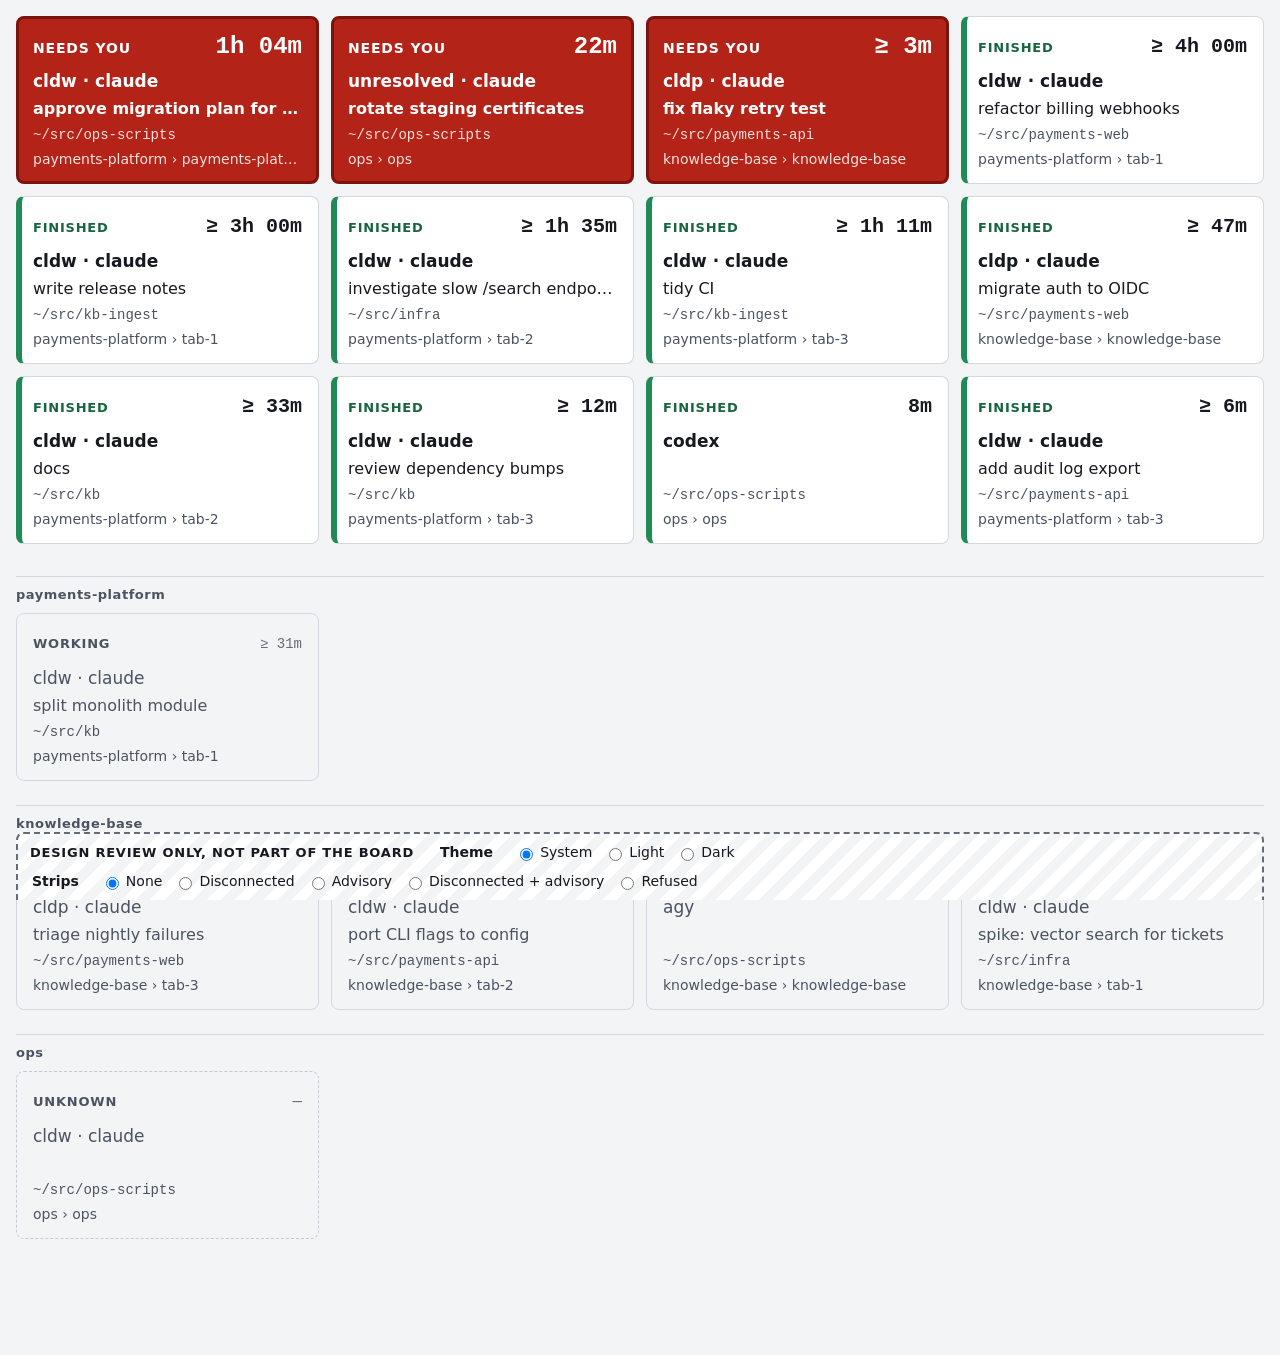
<file: docs/design/board.html>
<!doctype html>
<html lang="en">
<head>
<meta charset="utf-8">
<meta name="viewport" content="width=device-width, initial-scale=1">
<meta name="color-scheme" content="light dark">
<title>herddash Board design</title>
<!--
  Story 3.6 design proposal: a static rendering of docs/design/board-fixture.json
  in the design that docs/design/board-design.md defines. Self-contained: inline
  CSS and JS, system fonts, no network. The fixture below is a verbatim copy of
  board-fixture.json. The toolbar at the bottom is for design review only and is
  not part of the Board.
-->
<style>
/* ---- Tokens: light (default) ---- */
:root {
  --font-sans: system-ui, -apple-system, "Segoe UI", Roboto, "Helvetica Neue", Arial, sans-serif;
  --font-mono: ui-monospace, "SF Mono", Menlo, Consolas, "Liberation Mono", monospace;

  --space-1: 0.25rem; --space-2: 0.5rem; --space-3: 0.75rem;
  --space-4: 1rem;    --space-5: 1.5rem; --space-6: 2rem;

  --text-label: 0.8125rem;   /* class label, workspace header */
  --text-meta: 0.875rem;     /* directory, workspace and tab */
  --text-body: 1rem;         /* Context Line, quiet Waiting Time */
  --text-heading: 1.0625rem; /* profile · program */
  --text-time: 1.25rem;      /* Finished Waiting Time */
  --text-time-loud: 2rem;    /* Needs you Waiting Time */
  --text-time-loud-narrow: 1.5rem; /* the same, in a Box narrower than 18.5rem */

  --box-min: 17rem;   /* narrowest column before the grid drops one */
  --box-h: 10.5rem;   /* every Box, whatever its content: 5 rows + gaps + padding */
  --radius: 0.5rem;

  --bg: #F3F4F6;
  --surface: #FFFFFF;
  --ink: #16191F;
  --ink-muted: #4B5361;
  --ink-faint: #646C79;
  --border: #D3D7DE;
  --border-quiet: #C4C9D1;

  --needs-bg: #B42318;
  --needs-ink: #FFFFFF;
  --needs-ink-2: #FFE1DC;
  --needs-ring: #7A140D;

  --finished-accent: #17663F;
  --finished-edge: #1F8A55;

  --focus: #1D4ED8;

  --strip-disc-bg: #3A4150;  --strip-disc-ink: #FFFFFF;
  --strip-adv-bg: #FDE9A8;   --strip-adv-ink: #4D3600;
  --strip-ref-bg: #8F1D15;   --strip-ref-ink: #FFFFFF;

  --stale-opacity: 0.5;
}

/* ---- Tokens: dark ---- */
@media (prefers-color-scheme: dark) {
  :root:not([data-theme="light"]) {
    --bg: #0E1014; --surface: #1A1E25; --ink: #E9EBEF; --ink-muted: #A7AEBA; --ink-faint: #8B93A0;
    --border: #2D323C; --border-quiet: #3A404B;
    --needs-bg: #FF7A59; --needs-ink: #1A0703; --needs-ink-2: #3D1307; --needs-ring: #FFB199;
    --finished-accent: #5BD69A; --finished-edge: #3FB37B;
    --focus: #7AA2FF;
    --strip-disc-bg: #323946; --strip-disc-ink: #E9EBEF;
    --strip-adv-bg: #3D2E05;  --strip-adv-ink: #FFE7A3;
    --strip-ref-bg: #A3261C;  --strip-ref-ink: #FFFFFF;
  }
}
:root[data-theme="dark"] {
  --bg: #0E1014; --surface: #1A1E25; --ink: #E9EBEF; --ink-muted: #A7AEBA; --ink-faint: #8B93A0;
  --border: #2D323C; --border-quiet: #3A404B;
  --needs-bg: #FF7A59; --needs-ink: #1A0703; --needs-ink-2: #3D1307; --needs-ring: #FFB199;
  --finished-accent: #5BD69A; --finished-edge: #3FB37B;
  --focus: #7AA2FF;
  --strip-disc-bg: #323946; --strip-disc-ink: #E9EBEF;
  --strip-adv-bg: #3D2E05;  --strip-adv-ink: #FFE7A3;
  --strip-ref-bg: #A3261C;  --strip-ref-ink: #FFFFFF;
}
:root[data-theme="light"] { color-scheme: light; }
:root[data-theme="dark"] { color-scheme: dark; }

/* ---- Page ---- */
* { box-sizing: border-box; }
html { -webkit-text-size-adjust: 100%; }
body {
  margin: 0;
  background: var(--bg);
  color: var(--ink);
  font-family: var(--font-sans);
  font-size: var(--text-body);
  line-height: 1.5;
}
:focus-visible { outline: 3px solid var(--focus); outline-offset: 3px; }

/* ---- Strips: thin, full width, only when needed ---- */
.strips { position: sticky; top: 0; z-index: 2; }
.strip {
  margin: 0;
  padding: var(--space-2) var(--space-4);
  font-size: var(--text-meta);
  font-weight: 600;
  line-height: 1.4;
}
.strip--disconnected { background: var(--strip-disc-bg); color: var(--strip-disc-ink); }
.strip--advisory     { background: var(--strip-adv-bg);  color: var(--strip-adv-ink); }
.strip--refused      { background: var(--strip-ref-bg);  color: var(--strip-ref-ink); }
.strip .time { font-family: var(--font-mono); font-variant-numeric: tabular-nums; }

/* ---- Board: two zones ---- */
.board { padding: var(--space-4); }
.zone + .zone { margin-top: var(--space-6); }
.grid {
  display: grid;
  grid-template-columns: repeat(auto-fill, minmax(min(100%, var(--box-min)), 1fr));
  gap: var(--space-3);
}
/* Lower zone: one thin workspace header per group. The first one also draws the zone line. */
.group + .group { margin-top: var(--space-5); }
.ws-header {
  margin: 0 0 var(--space-2);
  padding-top: var(--space-2);
  border-top: 1px solid var(--border);
  color: var(--ink-muted);
  font-size: var(--text-label);
  font-weight: 600;
  letter-spacing: 0.04em;
  line-height: 1.25rem;
  white-space: nowrap; overflow: hidden; text-overflow: ellipsis;
}
/* Empty top zone: the first workspace header draws no separator rule. */
.board > .zone:first-child > .group:first-of-type > .ws-header { border-top: 0; padding-top: 0; }

/* ---- Box: fixed height, five fixed rows ---- */
.box {
  container-type: inline-size;
  height: var(--box-h);
  overflow: hidden;
  display: grid;
  grid-template-rows: 2.25rem 1.5rem 1.5rem 1.25rem 1.25rem;
  row-gap: var(--space-1);
  align-content: start;
  padding: var(--space-3) var(--space-4);
  border: 1px solid var(--border);
  border-radius: var(--radius);
  background: var(--bg);
  color: var(--ink-muted);
}
.box > * { min-width: 0; margin: 0; }
.line { white-space: nowrap; overflow: hidden; text-overflow: ellipsis; }
.status-row { display: flex; align-items: baseline; justify-content: space-between; gap: var(--space-3); align-self: center; min-width: 0; }
.status-row .class { flex: 0 0 auto; }
.class {
  font-size: var(--text-label);
  font-weight: 700;
  letter-spacing: 0.06em;
  text-transform: uppercase;
  white-space: nowrap;
}
.wait {
  min-width: 0; overflow: hidden; text-overflow: ellipsis;
  font-family: var(--font-mono);
  font-variant-numeric: tabular-nums;
  font-size: var(--text-body);
  line-height: 1;
  white-space: nowrap;
}
.heading { font-size: var(--text-heading); font-weight: 600; line-height: 1.5rem; color: var(--ink); }
.context { font-size: var(--text-body); line-height: 1.5rem; }
.dir, .where { font-size: var(--text-meta); line-height: 1.25rem; }
/* Directory truncates from the start, so the last segment (the project) stays visible. */
.dir { font-family: var(--font-mono); direction: rtl; text-align: left; }
.dir > bdi { direction: ltr; unicode-bidi: isolate; }

/* Needs you: dominant. Filled, heavy ring, uppercase label, largest type. Never colour alone. */
.box--needs_you {
  background: var(--needs-bg);
  color: var(--needs-ink-2);
  border: 3px solid var(--needs-ring);
  padding: calc(var(--space-3) - 2px) calc(var(--space-4) - 2px);
}
.box--needs_you .class { color: var(--needs-ink); font-size: var(--text-meta); }
.box--needs_you .wait { color: var(--needs-ink); font-size: var(--text-time-loud); font-weight: 800; }
/* A narrow column steps the loud time down so "≥ 23h 59m" still fits; ellipsis is the last resort. */
@container (max-width: 18.5rem) { .box--needs_you .wait { font-size: var(--text-time-loud-narrow); } }
.box--needs_you .heading,
.box--needs_you .context { color: var(--needs-ink); }
.box--needs_you .context { font-weight: 600; }

/* Finished: quieter. Raised surface, coloured leading edge, labelled. */
.box--finished {
  background: var(--surface);
  color: var(--ink-muted);
  border-left: 6px solid var(--finished-edge);
  padding-left: calc(var(--space-4) - 5px);
}
.box--finished .class { color: var(--finished-accent); }
.box--finished .wait { color: var(--ink); font-size: var(--text-time); font-weight: 600; }
.box--finished .context { color: var(--ink); }

/* Working and Unknown: recede. Flush with the page, muted text, regular weight. */
.box--working .class,
.box--unknown .class { color: var(--ink-muted); font-weight: 600; }
.box--working .heading,
.box--unknown .heading { color: var(--ink-muted); font-weight: 500; }
.box--unknown { border-style: dashed; border-color: var(--border-quiet); }
/* An idle Agent never seen working: no Waiting Time emphasis at all. */
.box--never-working .wait { color: var(--ink-faint); font-size: var(--text-meta); }
.wait--none { color: var(--ink-faint); }

/* Disconnected: every Box dimmed, never hidden. */
.board[data-stale] .box { opacity: var(--stale-opacity); filter: saturate(0.35); }

@media (prefers-reduced-motion: no-preference) {
  .box { transition: opacity 200ms ease, filter 200ms ease; }
}

.sr-only {
  position: absolute; width: 1px; height: 1px; padding: 0; margin: -1px;
  overflow: hidden; clip: rect(0 0 0 0); white-space: nowrap; border: 0;
}

/* ---- Design-review toolbar: NOT part of the Board ---- */
.review {
  position: sticky; bottom: 0; z-index: 3;
  margin: var(--space-6) var(--space-4) 0;
  padding: var(--space-2) var(--space-3);
  display: flex; flex-wrap: wrap; align-items: center; gap: var(--space-2) var(--space-5);
  background: repeating-linear-gradient(135deg, var(--surface) 0 10px, var(--bg) 10px 20px);
  border: 2px dashed var(--ink-faint);
  border-bottom: 0;
  border-radius: var(--radius) var(--radius) 0 0;
  font-size: var(--text-meta);
  color: var(--ink);
}
.review strong { font-size: var(--text-label); text-transform: uppercase; letter-spacing: 0.06em; }
.review fieldset { border: 0; margin: 0; padding: 0; display: flex; flex-wrap: wrap; align-items: center; gap: var(--space-1) var(--space-3); }
.review legend { float: left; margin-right: var(--space-2); font-weight: 600; }
.review label { display: inline-flex; align-items: center; gap: var(--space-1); cursor: pointer; }
</style>
</head>
<body>

<div class="strips" id="strips" role="status" aria-live="polite"></div><!-- live region: strips appearing or changing, never the ticking age -->

<main class="board" id="board" aria-label="Agents"></main>

<form class="review" id="review" aria-label="Design review toolbar, not part of the Board">
  <strong>Design review only, not part of the Board</strong>
  <fieldset>
    <legend>Theme</legend>
    <label><input type="radio" name="theme" value="system" checked> System</label>
    <label><input type="radio" name="theme" value="light"> Light</label>
    <label><input type="radio" name="theme" value="dark"> Dark</label>
  </fieldset>
  <fieldset>
    <legend>Strips</legend>
    <label><input type="radio" name="strip" value="none" checked> None</label>
    <label><input type="radio" name="strip" value="disconnected"> Disconnected</label>
    <label><input type="radio" name="strip" value="advisory"> Advisory</label>
    <label><input type="radio" name="strip" value="disconnected+advisory"> Disconnected + advisory</label>
    <label><input type="radio" name="strip" value="refused"> Refused</label>
  </fieldset>
</form>

<script type="application/json" id="fixture">
{
 "_comment": "Board design fixture (Story 3.6): drawn from a real /api/state on 2026-10-20 (herdr 0.8.2, 13 Agents), anonymised (host, workspaces, directories, titles), plus synthesized Agents for unresolved, unknown, codex/agy, exact times and long/empty Context Lines. now_ms is the instant the Waiting Times are measured from.",
 "now_ms": 1792500000000,
 "run_id": "0123456789abcdef0123456789abcdef",
 "seq": 42,
 "agents": [
  {
   "key": {
    "host": "devbox",
    "server": "default",
    "epoch": 1,
    "pane_id": "wB:p9"
   },
   "agent_program": "claude",
   "profile": "cldw",
   "heading": "cldw · claude",
   "directory": "~/src/ops-scripts",
   "workspace": "payments-platform",
   "tab": "payments-platform",
   "status": "blocked",
   "attention_class": "needs_you",
   "waiting_since": 1792496160000,
   "waiting_exact": true,
   "pane_title": "approve migration plan for ledger tables before the maintenance window tonight",
   "context_line": "approve migration plan for ledger tables before the maintenance window tonight",
   "sort_key": [
    0,
    0,
    0,
    1792496160000,
    "devbox/default/1/wB:p9"
   ]
  },
  {
   "key": {
    "host": "devbox",
    "server": "default",
    "epoch": 1,
    "pane_id": "wC:p1"
   },
   "agent_program": "claude",
   "profile": "unresolved",
   "heading": "unresolved · claude",
   "directory": "~/src/ops-scripts",
   "workspace": "ops",
   "tab": "ops",
   "status": "blocked",
   "attention_class": "needs_you",
   "waiting_since": 1792498680000,
   "waiting_exact": true,
   "pane_title": "rotate staging certificates",
   "context_line": "rotate staging certificates",
   "sort_key": [
    0,
    0,
    0,
    1792498680000,
    "devbox/default/1/wC:p1"
   ]
  },
  {
   "key": {
    "host": "devbox",
    "server": "default",
    "epoch": 1,
    "pane_id": "wA:p4"
   },
   "agent_program": "claude",
   "profile": "cldp",
   "heading": "cldp · claude",
   "directory": "~/src/payments-api",
   "workspace": "knowledge-base",
   "tab": "knowledge-base",
   "status": "blocked",
   "attention_class": "needs_you",
   "waiting_since": 1792499820000,
   "waiting_exact": false,
   "pane_title": "fix flaky retry test",
   "context_line": "fix flaky retry test",
   "sort_key": [
    0,
    0,
    0,
    1792499820000,
    "devbox/default/1/wA:p4"
   ]
  },
  {
   "key": {
    "host": "devbox",
    "server": "default",
    "epoch": 1,
    "pane_id": "wB:pJ"
   },
   "agent_program": "claude",
   "profile": "cldw",
   "heading": "cldw · claude",
   "directory": "~/src/payments-web",
   "workspace": "payments-platform",
   "tab": "tab-1",
   "status": "done",
   "attention_class": "finished",
   "waiting_since": 1792485600000,
   "waiting_exact": false,
   "pane_title": "refactor billing webhooks",
   "context_line": "refactor billing webhooks",
   "sort_key": [
    0,
    0,
    1,
    1792485600000,
    "devbox/default/1/wB:pJ"
   ]
  },
  {
   "key": {
    "host": "devbox",
    "server": "default",
    "epoch": 1,
    "pane_id": "wB:pC"
   },
   "agent_program": "claude",
   "profile": "cldw",
   "heading": "cldw · claude",
   "directory": "~/src/kb-ingest",
   "workspace": "payments-platform",
   "tab": "tab-1",
   "status": "done",
   "attention_class": "finished",
   "waiting_since": 1792489200000,
   "waiting_exact": false,
   "pane_title": "write release notes",
   "context_line": "write release notes",
   "sort_key": [
    0,
    0,
    1,
    1792489200000,
    "devbox/default/1/wB:pC"
   ]
  },
  {
   "key": {
    "host": "devbox",
    "server": "default",
    "epoch": 1,
    "pane_id": "wB:pE"
   },
   "agent_program": "claude",
   "profile": "cldw",
   "heading": "cldw · claude",
   "directory": "~/src/infra",
   "workspace": "payments-platform",
   "tab": "tab-2",
   "status": "done",
   "attention_class": "finished",
   "waiting_since": 1792494300000,
   "waiting_exact": false,
   "pane_title": "investigate slow /search endpoint p99 regression after index change",
   "context_line": "investigate slow /search endpoint p99 regression after index change",
   "sort_key": [
    0,
    0,
    1,
    1792494300000,
    "devbox/default/1/wB:pE"
   ]
  },
  {
   "key": {
    "host": "devbox",
    "server": "default",
    "epoch": 1,
    "pane_id": "wB:pN"
   },
   "agent_program": "claude",
   "profile": "cldw",
   "heading": "cldw · claude",
   "directory": "~/src/kb-ingest",
   "workspace": "payments-platform",
   "tab": "tab-3",
   "status": "done",
   "attention_class": "finished",
   "waiting_since": 1792495740000,
   "waiting_exact": false,
   "pane_title": "tidy CI",
   "context_line": "tidy CI",
   "sort_key": [
    0,
    0,
    1,
    1792495740000,
    "devbox/default/1/wB:pN"
   ]
  },
  {
   "key": {
    "host": "devbox",
    "server": "default",
    "epoch": 1,
    "pane_id": "wA:p1W"
   },
   "agent_program": "claude",
   "profile": "cldp",
   "heading": "cldp · claude",
   "directory": "~/src/payments-web",
   "workspace": "knowledge-base",
   "tab": "knowledge-base",
   "status": "done",
   "attention_class": "finished",
   "waiting_since": 1792497180000,
   "waiting_exact": false,
   "pane_title": "migrate auth to OIDC",
   "context_line": "migrate auth to OIDC",
   "sort_key": [
    0,
    0,
    1,
    1792497180000,
    "devbox/default/1/wA:p1W"
   ]
  },
  {
   "key": {
    "host": "devbox",
    "server": "default",
    "epoch": 1,
    "pane_id": "wB:pS"
   },
   "agent_program": "claude",
   "profile": "cldw",
   "heading": "cldw · claude",
   "directory": "~/src/kb",
   "workspace": "payments-platform",
   "tab": "tab-2",
   "status": "done",
   "attention_class": "finished",
   "waiting_since": 1792498020000,
   "waiting_exact": false,
   "pane_title": "docs",
   "context_line": "docs",
   "sort_key": [
    0,
    0,
    1,
    1792498020000,
    "devbox/default/1/wB:pS"
   ]
  },
  {
   "key": {
    "host": "devbox",
    "server": "default",
    "epoch": 1,
    "pane_id": "wB:p7"
   },
   "agent_program": "claude",
   "profile": "cldw",
   "heading": "cldw · claude",
   "directory": "~/src/kb",
   "workspace": "payments-platform",
   "tab": "tab-3",
   "status": "done",
   "attention_class": "finished",
   "waiting_since": 1792499280000,
   "waiting_exact": false,
   "pane_title": "review dependency bumps",
   "context_line": "review dependency bumps",
   "sort_key": [
    0,
    0,
    1,
    1792499280000,
    "devbox/default/1/wB:p7"
   ]
  },
  {
   "key": {
    "host": "devbox",
    "server": "default",
    "epoch": 1,
    "pane_id": "wC:p2"
   },
   "agent_program": "codex",
   "profile": "codex",
   "heading": "codex",
   "directory": "~/src/ops-scripts",
   "workspace": "ops",
   "tab": "ops",
   "status": "done",
   "attention_class": "finished",
   "waiting_since": 1792499520000,
   "waiting_exact": true,
   "pane_title": "",
   "context_line": "",
   "sort_key": [
    0,
    0,
    1,
    1792499520000,
    "devbox/default/1/wC:p2"
   ]
  },
  {
   "key": {
    "host": "devbox",
    "server": "default",
    "epoch": 1,
    "pane_id": "wB:pG"
   },
   "agent_program": "claude",
   "profile": "cldw",
   "heading": "cldw · claude",
   "directory": "~/src/payments-api",
   "workspace": "payments-platform",
   "tab": "tab-3",
   "status": "done",
   "attention_class": "finished",
   "waiting_since": 1792499640000,
   "waiting_exact": false,
   "pane_title": "add audit log export",
   "context_line": "add audit log export",
   "sort_key": [
    0,
    0,
    1,
    1792499640000,
    "devbox/default/1/wB:pG"
   ]
  },
  {
   "key": {
    "host": "devbox",
    "server": "default",
    "epoch": 1,
    "pane_id": "wB:p1"
   },
   "agent_program": "claude",
   "profile": "cldw",
   "heading": "cldw · claude",
   "directory": "~/src/kb",
   "workspace": "payments-platform",
   "tab": "tab-1",
   "status": "idle",
   "attention_class": "working",
   "waiting_since": 1792498140000,
   "waiting_exact": false,
   "pane_title": "split monolith module",
   "context_line": "split monolith module",
   "sort_key": [
    1,
    1,
    2,
    1792498140000,
    "devbox/default/1/wB:p1"
   ]
  },
  {
   "key": {
    "host": "devbox",
    "server": "default",
    "epoch": 1,
    "pane_id": "wA:p1Z"
   },
   "agent_program": "claude",
   "profile": "cldp",
   "heading": "cldp · claude",
   "directory": "~/src/payments-web",
   "workspace": "knowledge-base",
   "tab": "tab-3",
   "status": "working",
   "attention_class": "working",
   "waiting_since": 1792498560000,
   "waiting_exact": false,
   "pane_title": "triage nightly failures",
   "context_line": "triage nightly failures",
   "sort_key": [
    1,
    2,
    2,
    1792498560000,
    "devbox/default/1/wA:p1Z"
   ]
  },
  {
   "key": {
    "host": "devbox",
    "server": "default",
    "epoch": 1,
    "pane_id": "wA:p1T"
   },
   "agent_program": "claude",
   "profile": "cldw",
   "heading": "cldw · claude",
   "directory": "~/src/payments-api",
   "workspace": "knowledge-base",
   "tab": "tab-2",
   "status": "idle",
   "attention_class": "working",
   "waiting_since": 1792498980000,
   "waiting_exact": false,
   "pane_title": "port CLI flags to config",
   "context_line": "port CLI flags to config",
   "sort_key": [
    1,
    2,
    2,
    1792498980000,
    "devbox/default/1/wA:p1T"
   ]
  },
  {
   "key": {
    "host": "devbox",
    "server": "default",
    "epoch": 1,
    "pane_id": "wA:p7"
   },
   "agent_program": "agy",
   "profile": "agy",
   "heading": "agy",
   "directory": "~/src/ops-scripts",
   "workspace": "knowledge-base",
   "tab": "knowledge-base",
   "status": "working",
   "attention_class": "working",
   "waiting_since": 1792499100000,
   "waiting_exact": true,
   "pane_title": "",
   "context_line": "",
   "sort_key": [
    1,
    2,
    2,
    1792499100000,
    "devbox/default/1/wA:p7"
   ]
  },
  {
   "key": {
    "host": "devbox",
    "server": "default",
    "epoch": 1,
    "pane_id": "wA:p10"
   },
   "agent_program": "claude",
   "profile": "cldw",
   "heading": "cldw · claude",
   "directory": "~/src/infra",
   "workspace": "knowledge-base",
   "tab": "tab-1",
   "status": "working",
   "attention_class": "working",
   "waiting_since": 1792499400000,
   "waiting_exact": false,
   "pane_title": "spike: vector search for tickets",
   "context_line": "spike: vector search for tickets",
   "sort_key": [
    1,
    2,
    2,
    1792499400000,
    "devbox/default/1/wA:p10"
   ]
  },
  {
   "key": {
    "host": "devbox",
    "server": "default",
    "epoch": 1,
    "pane_id": "wC:p3"
   },
   "agent_program": "claude",
   "profile": "cldw",
   "heading": "cldw · claude",
   "directory": "~/src/ops-scripts",
   "workspace": "ops",
   "tab": "ops",
   "status": "unknown",
   "attention_class": "unknown",
   "waiting_exact": false,
   "pane_title": "",
   "context_line": "",
   "sort_key": [
    1,
    3,
    3,
    9007199254740991,
    "devbox/default/1/wC:p3"
   ]
  }
 ],
 "headers": [
  12,
  13,
  17
 ],
 "connection": {
  "connected": true,
  "last_snapshot_at": 1792499996000,
  "herdr_version": "0.9.5",
  "herdr_minimum": "0.9.5",
  "gate": "ok",
  "resync_guaranteed": true
 }
}
</script>

<script>
"use strict";
(function () {
  var fixture = JSON.parse(document.getElementById("fixture").textContent);
  var loadedAt = Date.now();

  // The fixture's clock, advanced from page load so Waiting Times tick.
  function nowMs() { return fixture.now_ms + (Date.now() - loadedAt); }

  // ---- Pure helpers (the part Story 3.7 would move into its ES module) ----

  function cmp(a, b) { return a < b ? -1 : a > b ? 1 : 0; }

  // Exactly the Daemon's order (internal/core/view.go SortKey.compare): zone,
  // group, class_rank, start, then the AgentKey as host, server, epoch
  // (numerically) and pane id. sort_key[4] is not compared as one string,
  // because "10" sorts before "9" as text.
  function compareAgents(a, b) {
    for (var i = 0; i < 4; i++) {
      var c = cmp(a.sort_key[i], b.sort_key[i]);
      if (c) return c;
    }
    return cmp(a.key.host, b.key.host) || cmp(a.key.server, b.key.server) ||
           cmp(a.key.epoch, b.key.epoch) || cmp(a.key.pane_id, b.key.pane_id);
  }

  function pad2(n) { return String(n).padStart(2, "0"); }

  // 0s..59s, 1m..59m, 1h 00m..23h 59m, 1d 00h onwards. The second unit is
  // always two digits, so width only steps at a unit boundary.
  function formatDuration(ms) {
    var s = Math.max(0, Math.floor(ms / 1000));
    if (s < 60) return s + "s";
    var m = Math.floor(s / 60);
    if (m < 60) return m + "m";
    var h = Math.floor(m / 60);
    if (h < 24) return h + "h " + pad2(m % 60) + "m";
    return Math.floor(h / 24) + "d " + pad2(h % 24) + "h";
  }

  // Strip duration keeps seconds: it is read when something is wrong.
  function formatSince(ms) {
    var s = Math.max(0, Math.floor(ms / 1000));
    if (s < 60) return s + "s";
    var m = Math.floor(s / 60);
    if (m < 60) return m + "m " + pad2(s % 60) + "s";
    return formatDuration(ms);
  }

  function waitingText(agent, now) {
    if (agent.waiting_since == null) return null;
    var d = formatDuration(now - agent.waiting_since);
    return agent.waiting_exact ? d : "≥ " + d;
  }

  // "workspace › tab", leaving out an empty one and its separator.
  function whereText(agent) {
    return [agent.workspace, agent.tab].filter(Boolean).join(" › ");
  }

  // The Box's accessible name: everything it shows, untruncated, so keyboard
  // and screen-reader users can read a Box in full.
  function boxLabel(agent, now) {
    var w = waitingText(agent, now);
    return [
      CLASS_LABEL[agent.attention_class] || agent.attention_class,
      w ? "waiting " + w.replace("≥ ", "at least ") : "Waiting Time unknown",
      agent.heading,
      agent.context_line,
      agent.directory,
      whereText(agent)
    ].filter(Boolean).join(", ");
  }

  function clockUTC(ms) {
    var d = new Date(ms);
    return pad2(d.getUTCHours()) + ":" + pad2(d.getUTCMinutes()) + ":" + pad2(d.getUTCSeconds()) + " UTC";
  }

  var CLASS_LABEL = { needs_you: "Needs you", finished: "Finished", working: "Working", unknown: "Unknown" };

  // ---- Strip scenarios for review: each replaces the fixture's ConnectionTruth ----

  function connectionFor(scenario) {
    var c = Object.assign({}, fixture.connection);
    if (scenario === "disconnected" || scenario === "disconnected+advisory") {
      c.connected = false;
      c.last_snapshot_at = fixture.now_ms - 160000;
    }
    if (scenario === "advisory" || scenario === "disconnected+advisory") {
      c.herdr_version = "0.8.2"; c.gate = "advisory"; c.resync_guaranteed = false;
    } else if (scenario === "refused") {
      c.herdr_version = "0.8.2"; c.gate = "refused"; c.resync_guaranteed = false;
    }
    return c;
  }

  // ---- DOM ----

  function el(tag, cls, text) {
    var e = document.createElement(tag);
    if (cls) e.className = cls;
    if (text != null) e.textContent = text;
    return e;
  }

  var timeNodes = [];   // [{node, agent, box}]
  var stripTime = null; // {node, at}

  function renderBox(agent, now) {
    var cls = agent.attention_class;
    var box = el("article", "box box--" + cls);
    if (agent.status === "idle" && cls === "working") box.classList.add("box--never-working");
    box.tabIndex = 0;
    box.setAttribute("aria-label", boxLabel(agent, now));

    var row = el("p", "status-row");
    row.appendChild(el("span", "class", CLASS_LABEL[cls] || cls));
    var w = waitingText(agent, now);
    var wait = el("span", "wait" + (w ? "" : " wait--none"), w || "—");
    if (!w) {
      wait.title = "Waiting Time unknown";
      wait.setAttribute("aria-label", "Waiting Time unknown");
    } else {
      timeNodes.push({ node: wait, agent: agent, box: box });
    }
    row.appendChild(wait);
    box.appendChild(row);

    box.appendChild(el("p", "heading line", agent.heading));

    // Always present, so an empty Context Line keeps its row and the Box its height.
    var ctx = el("p", "context line", agent.context_line);
    if (agent.context_line) ctx.title = agent.context_line;
    else ctx.setAttribute("aria-hidden", "true");
    box.appendChild(ctx);

    // Rows stay even when empty, so the Box keeps its height; empty ones get no title.
    var dir = el("p", "dir line");
    if (agent.directory) {
      dir.appendChild(el("bdi", null, agent.directory));
      dir.title = agent.directory;
    }
    box.appendChild(dir);

    var where = whereText(agent);
    var wh = el("p", "where line", where);
    if (where) wh.title = where;
    box.appendChild(wh);
    return box;
  }

  function renderStrips(c, now) {
    var host = document.getElementById("strips");
    host.textContent = "";
    stripTime = null;
    if (!c.connected) {
      var s = el("p", "strip strip--disconnected");
      if (c.last_snapshot_at) {
        // The ticking age is hidden from the live region; screen readers get the fixed time instead.
        s.appendChild(document.createTextNode("Disconnected from herdr. Last snapshot "));
        var t = el("span", "time", formatSince(now - c.last_snapshot_at) + " ago");
        t.setAttribute("aria-hidden", "true");
        s.appendChild(t);
        s.appendChild(el("span", "sr-only", "at " + clockUTC(c.last_snapshot_at)));
        s.appendChild(document.createTextNode("; Boxes show that snapshot."));
        stripTime = { node: t, at: c.last_snapshot_at };
      } else {
        s.appendChild(document.createTextNode("Disconnected from herdr. No snapshot received yet."));
      }
      host.appendChild(s);
    }
    if (c.gate === "advisory") {
      var a = "herdr " + c.herdr_version + " is below the supported minimum " + c.herdr_minimum +
              "; recording under the dogfooding flag.";
      if (!c.resync_guaranteed) a += " Below 0.9.0 resync is not guaranteed: herdr can replay stale events and cannot signal lost ones.";
      host.appendChild(el("p", "strip strip--advisory", a));
    } else if (c.gate === "refused") {
      host.appendChild(el("p", "strip strip--refused",
        "herdr " + c.herdr_version + " is not supported. herddash needs " + c.herdr_minimum +
        " or newer and is recording nothing."));
    }
  }

  function render(scenario) {
    var now = nowMs();
    var c = connectionFor(scenario);
    timeNodes = [];
    renderStrips(c, now);

    var board = document.getElementById("board");
    board.textContent = "";
    if (c.connected) board.removeAttribute("data-stale"); else board.setAttribute("data-stale", "");
    if (c.gate === "refused") return; // refused: no Boxes at all

    var agents = fixture.agents.slice().sort(compareAgents);
    var headers = fixture.headers || [];
    var firstLower = headers.length ? headers[0] : agents.length;

    if (firstLower > 0) {
      var top = el("section", "zone");
      top.setAttribute("aria-label", "Needs you and Finished");
      top.appendChild(el("h2", "sr-only", "Needs you and Finished"));
      var grid = el("div", "grid");
      for (var i = 0; i < firstLower; i++) grid.appendChild(renderBox(agents[i], now));
      top.appendChild(grid);
      board.appendChild(top);
    }

    if (headers.length) {
      var lower = el("section", "zone");
      lower.setAttribute("aria-label", "Working and Unknown, by workspace");
      lower.appendChild(el("h2", "sr-only", "Working and Unknown"));
      for (var h = 0; h < headers.length; h++) {
        var start = headers[h], end = h + 1 < headers.length ? headers[h + 1] : agents.length;
        var group = el("div", "group");
        var label = agents[start].workspace || "(no workspace)";
        var hd = el("h3", "ws-header", label);
        hd.title = label;
        group.appendChild(hd);
        var g = el("div", "grid");
        for (var j = start; j < end; j++) g.appendChild(renderBox(agents[j], now));
        group.appendChild(g);
        lower.appendChild(group);
      }
      board.appendChild(lower);
    }
  }

  function tick() {
    var now = nowMs();
    for (var i = 0; i < timeNodes.length; i++) {
      timeNodes[i].node.textContent = waitingText(timeNodes[i].agent, now);
      timeNodes[i].box.setAttribute("aria-label", boxLabel(timeNodes[i].agent, now));
    }
    if (stripTime) stripTime.node.textContent = formatSince(now - stripTime.at) + " ago";
  }

  var review = document.getElementById("review");
  review.addEventListener("change", function (e) {
    if (e.target.name === "theme") {
      if (e.target.value === "system") document.documentElement.removeAttribute("data-theme");
      else document.documentElement.setAttribute("data-theme", e.target.value);
    } else if (e.target.name === "strip") {
      render(e.target.value);
    }
  });
  review.addEventListener("submit", function (e) { e.preventDefault(); });

  render("none");
  setInterval(tick, 1000);
})();
</script>
</body>
</html>
</file>
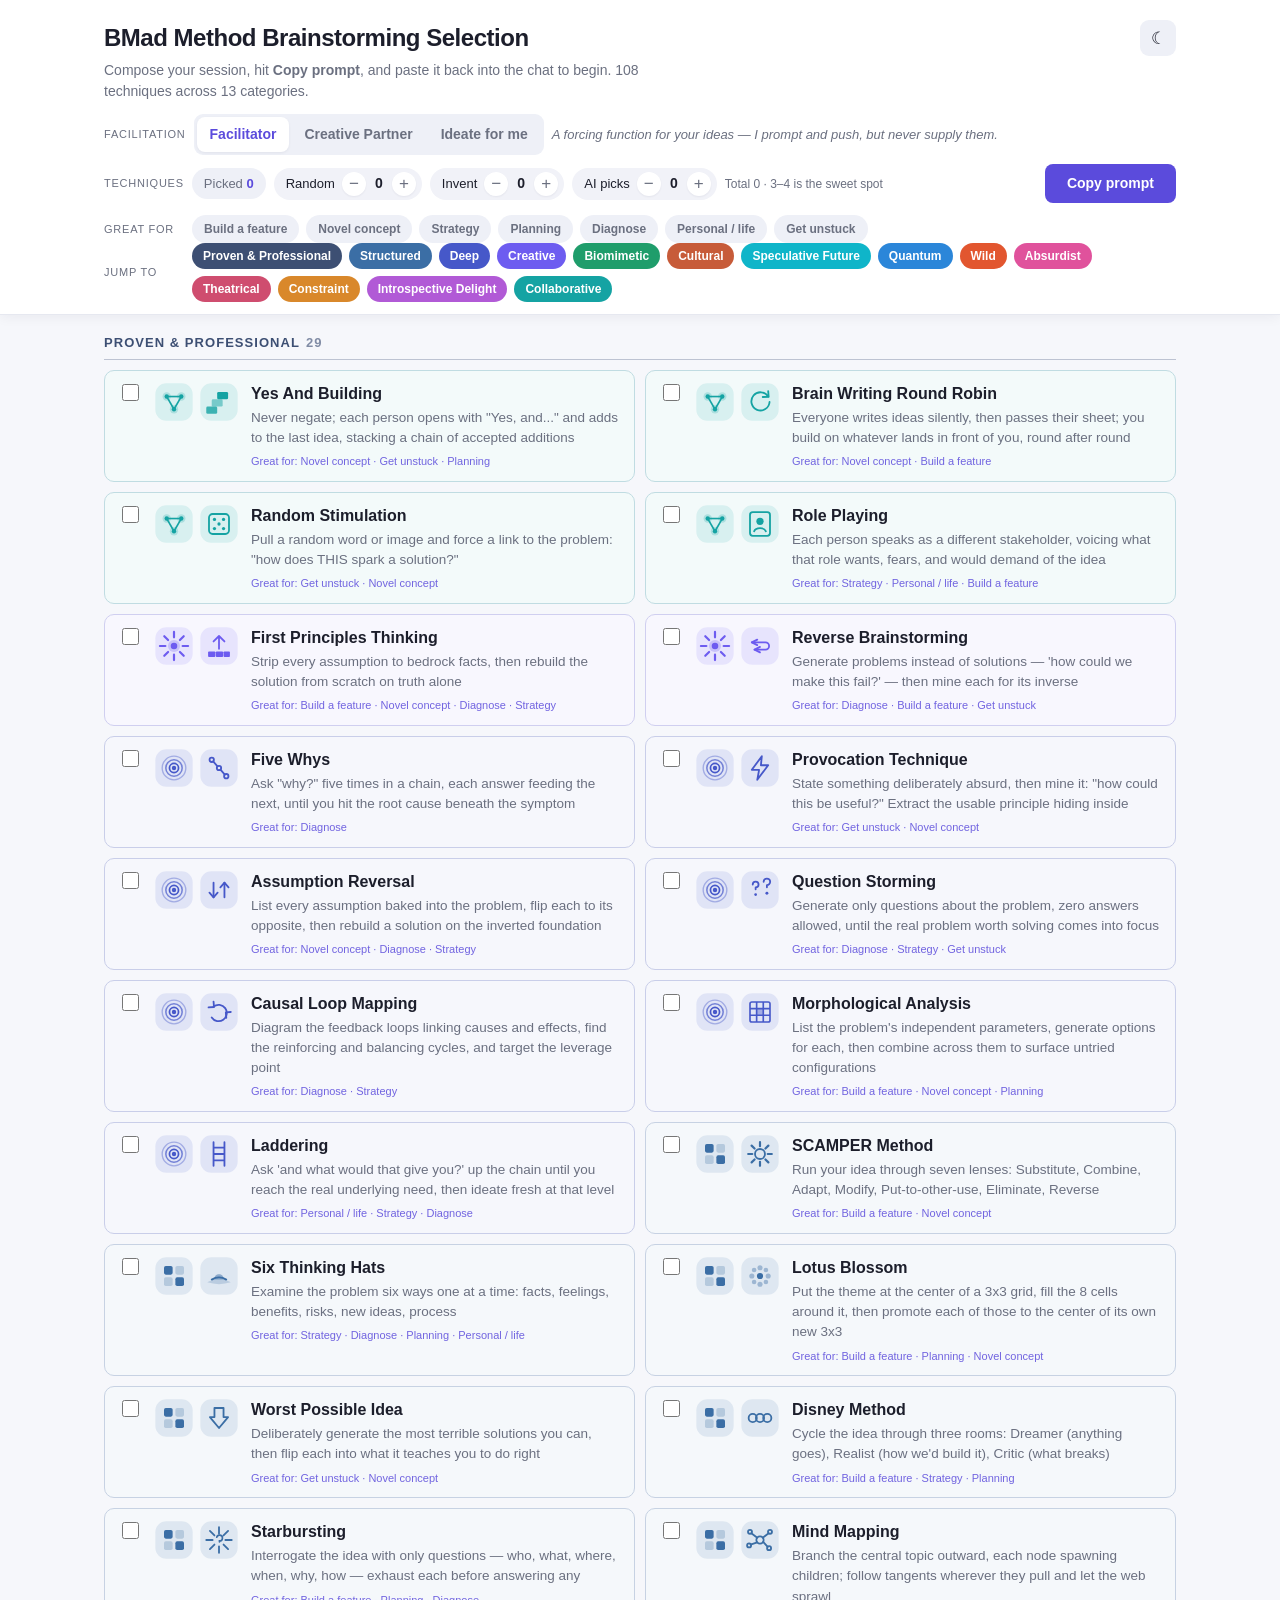
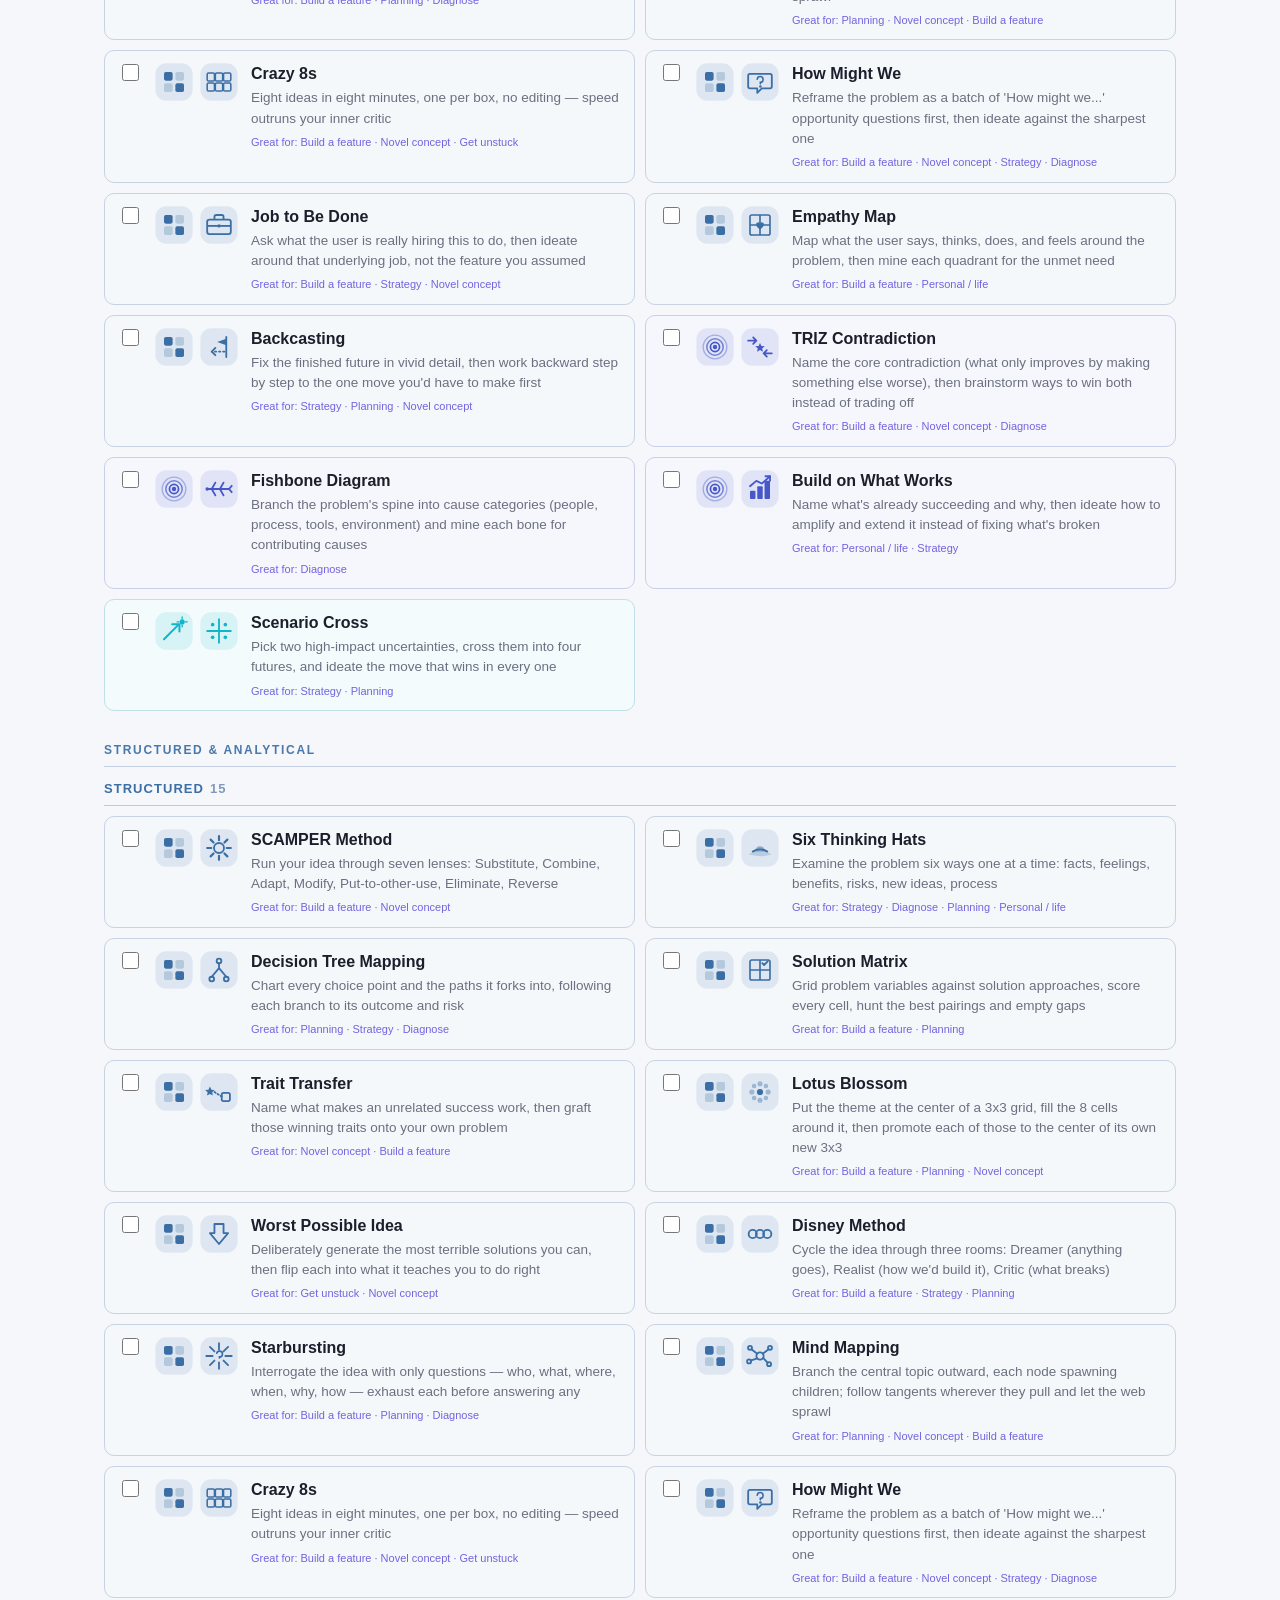
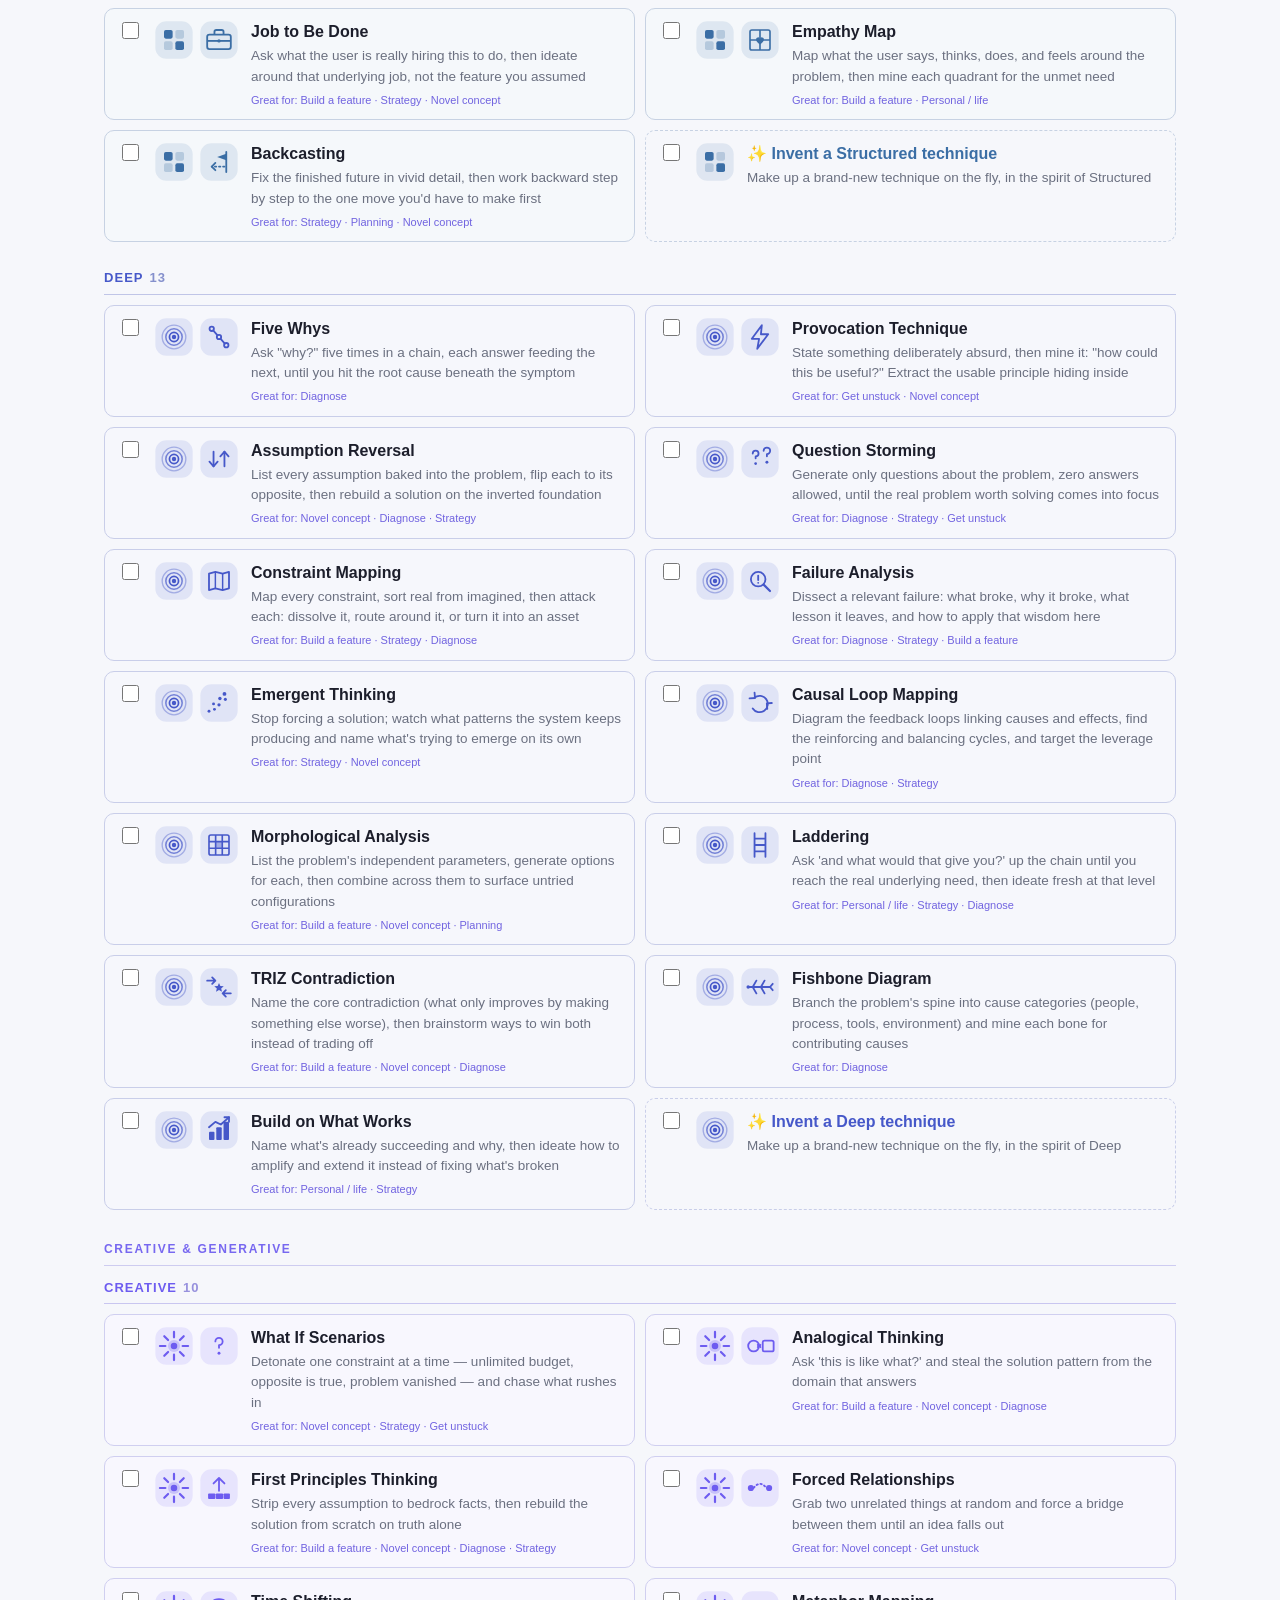
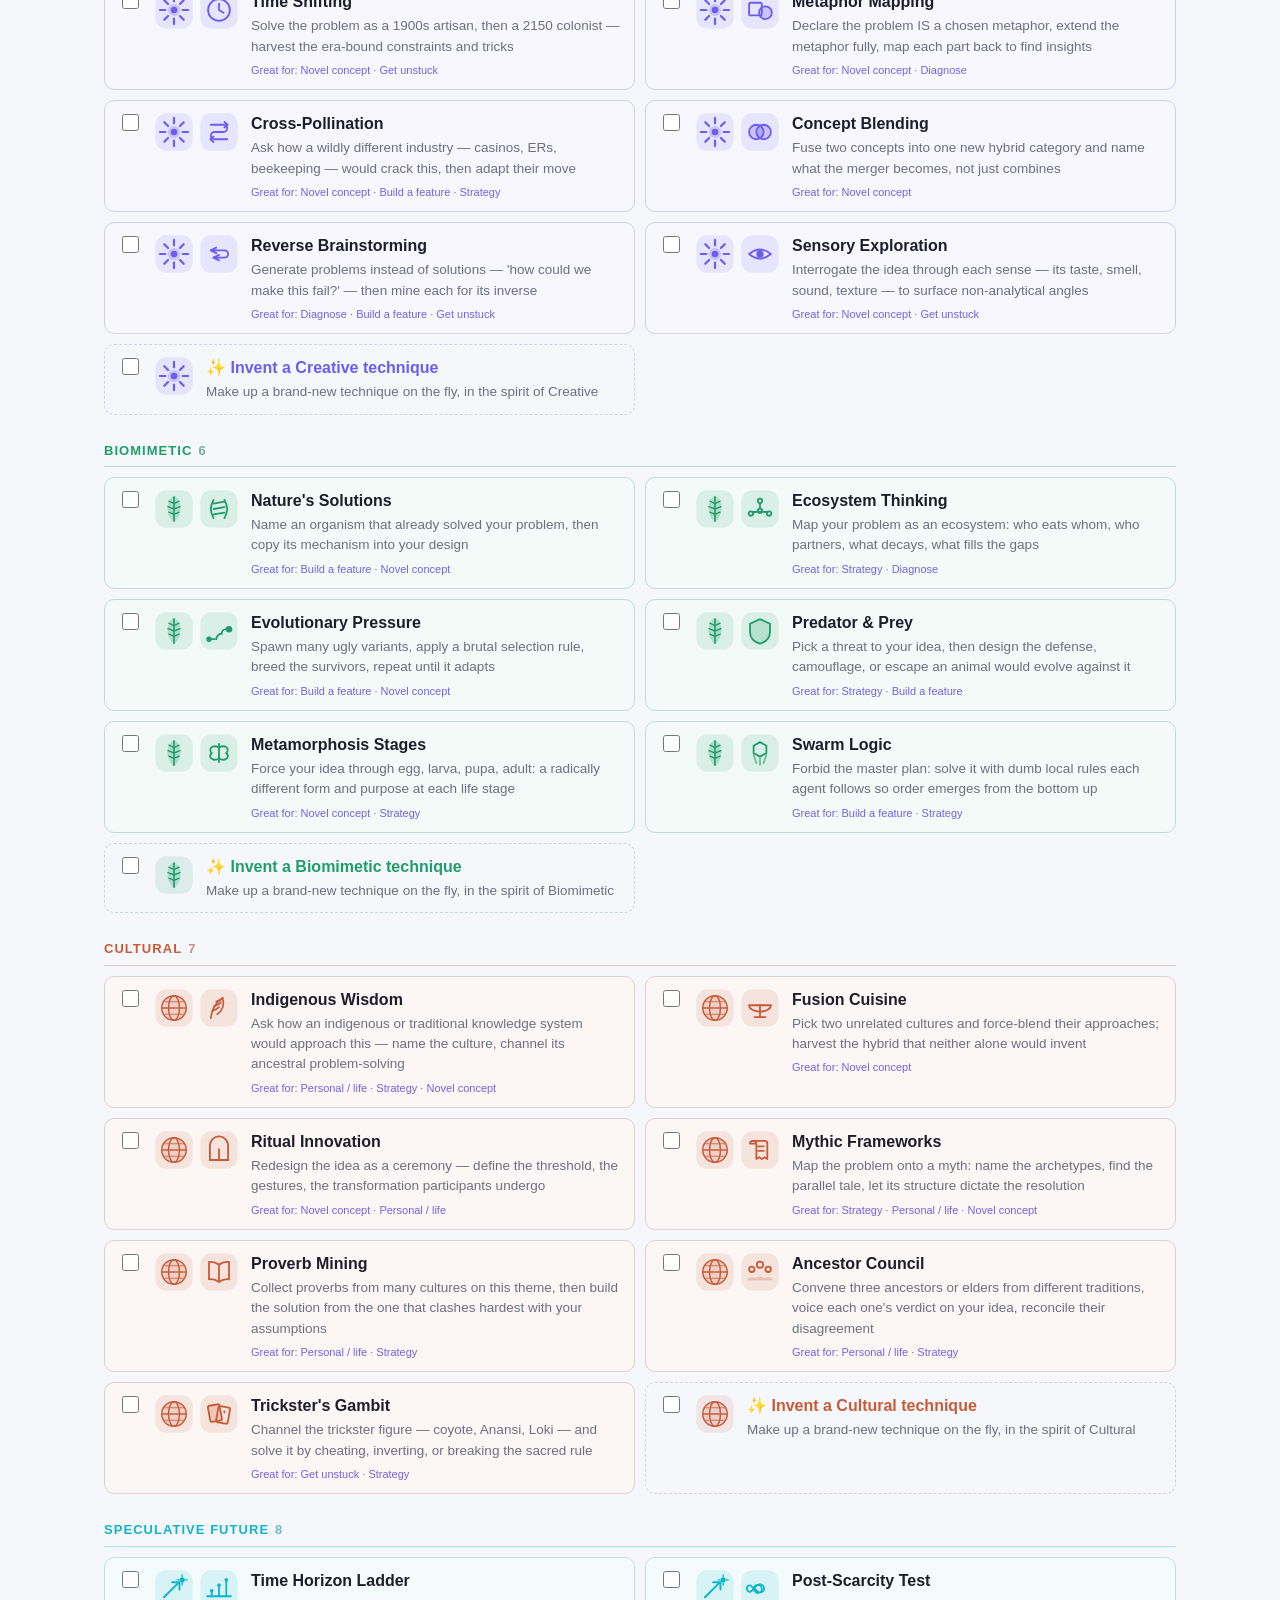
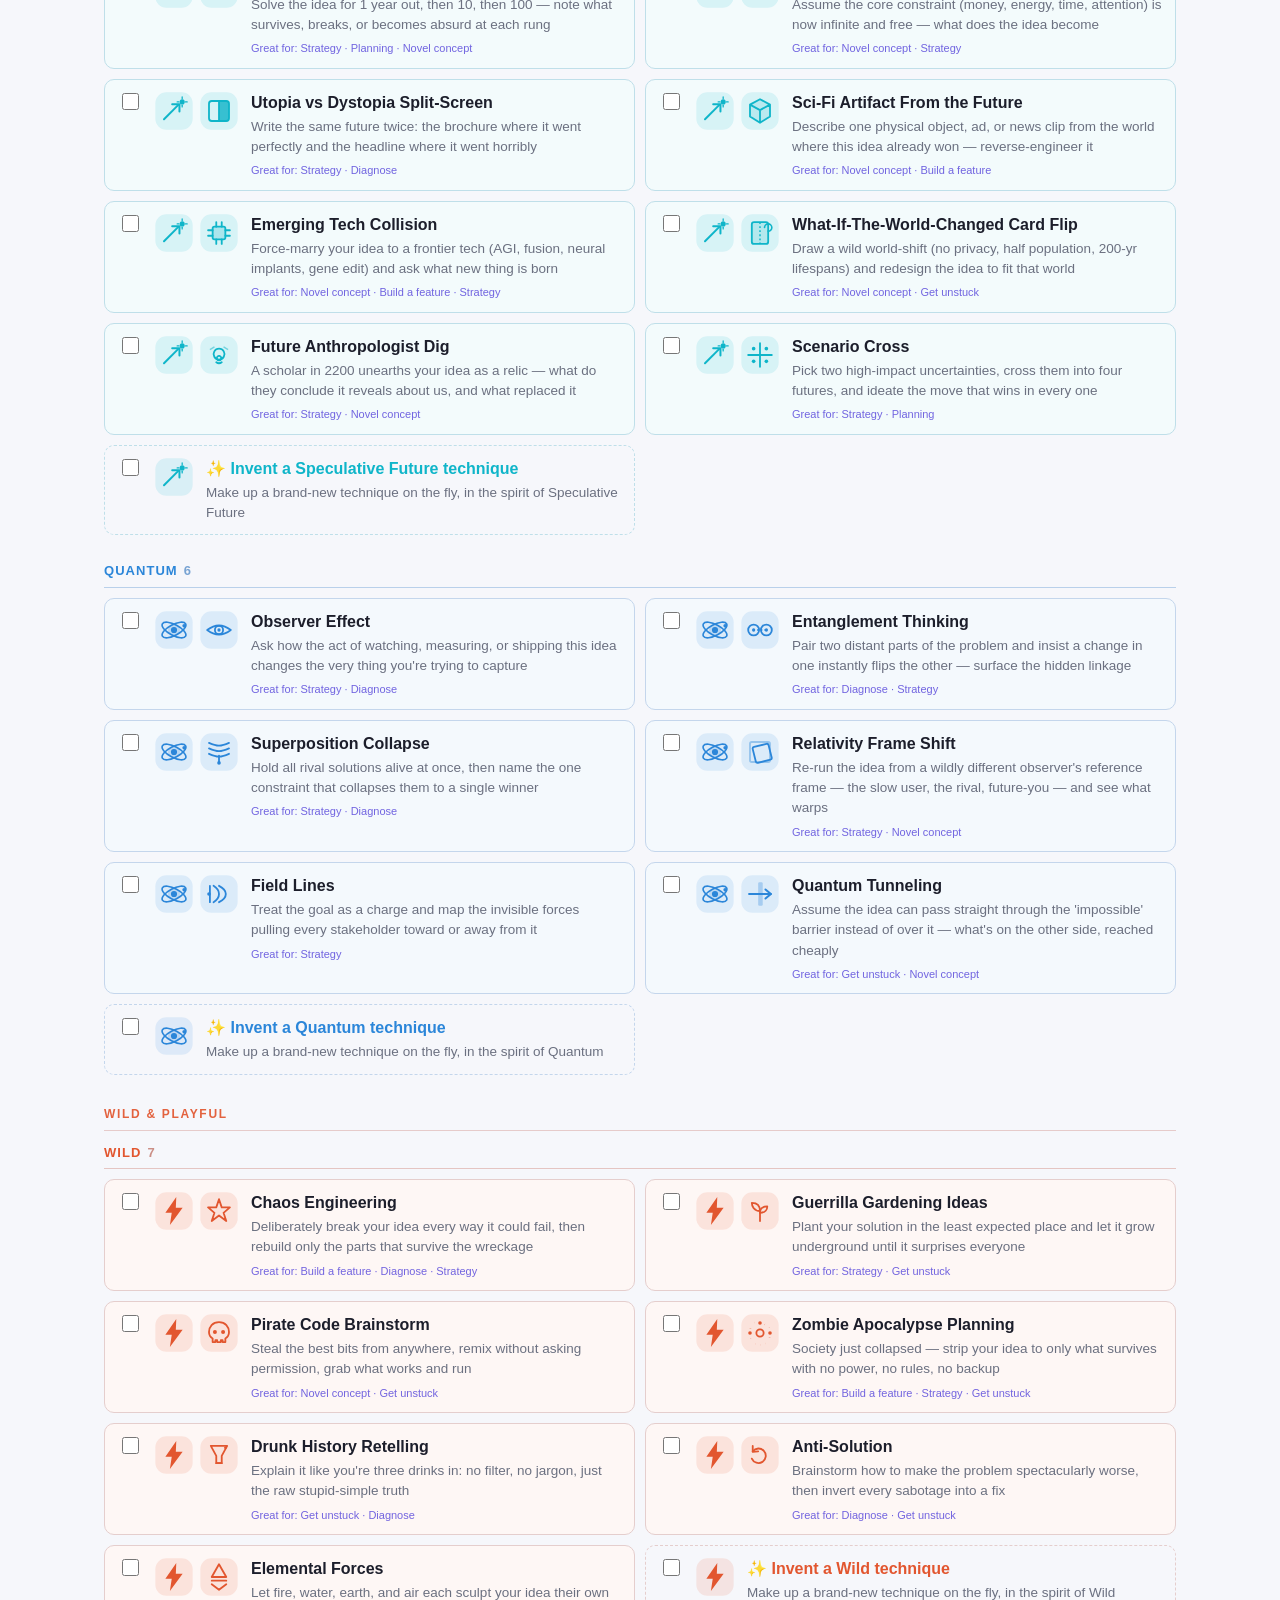
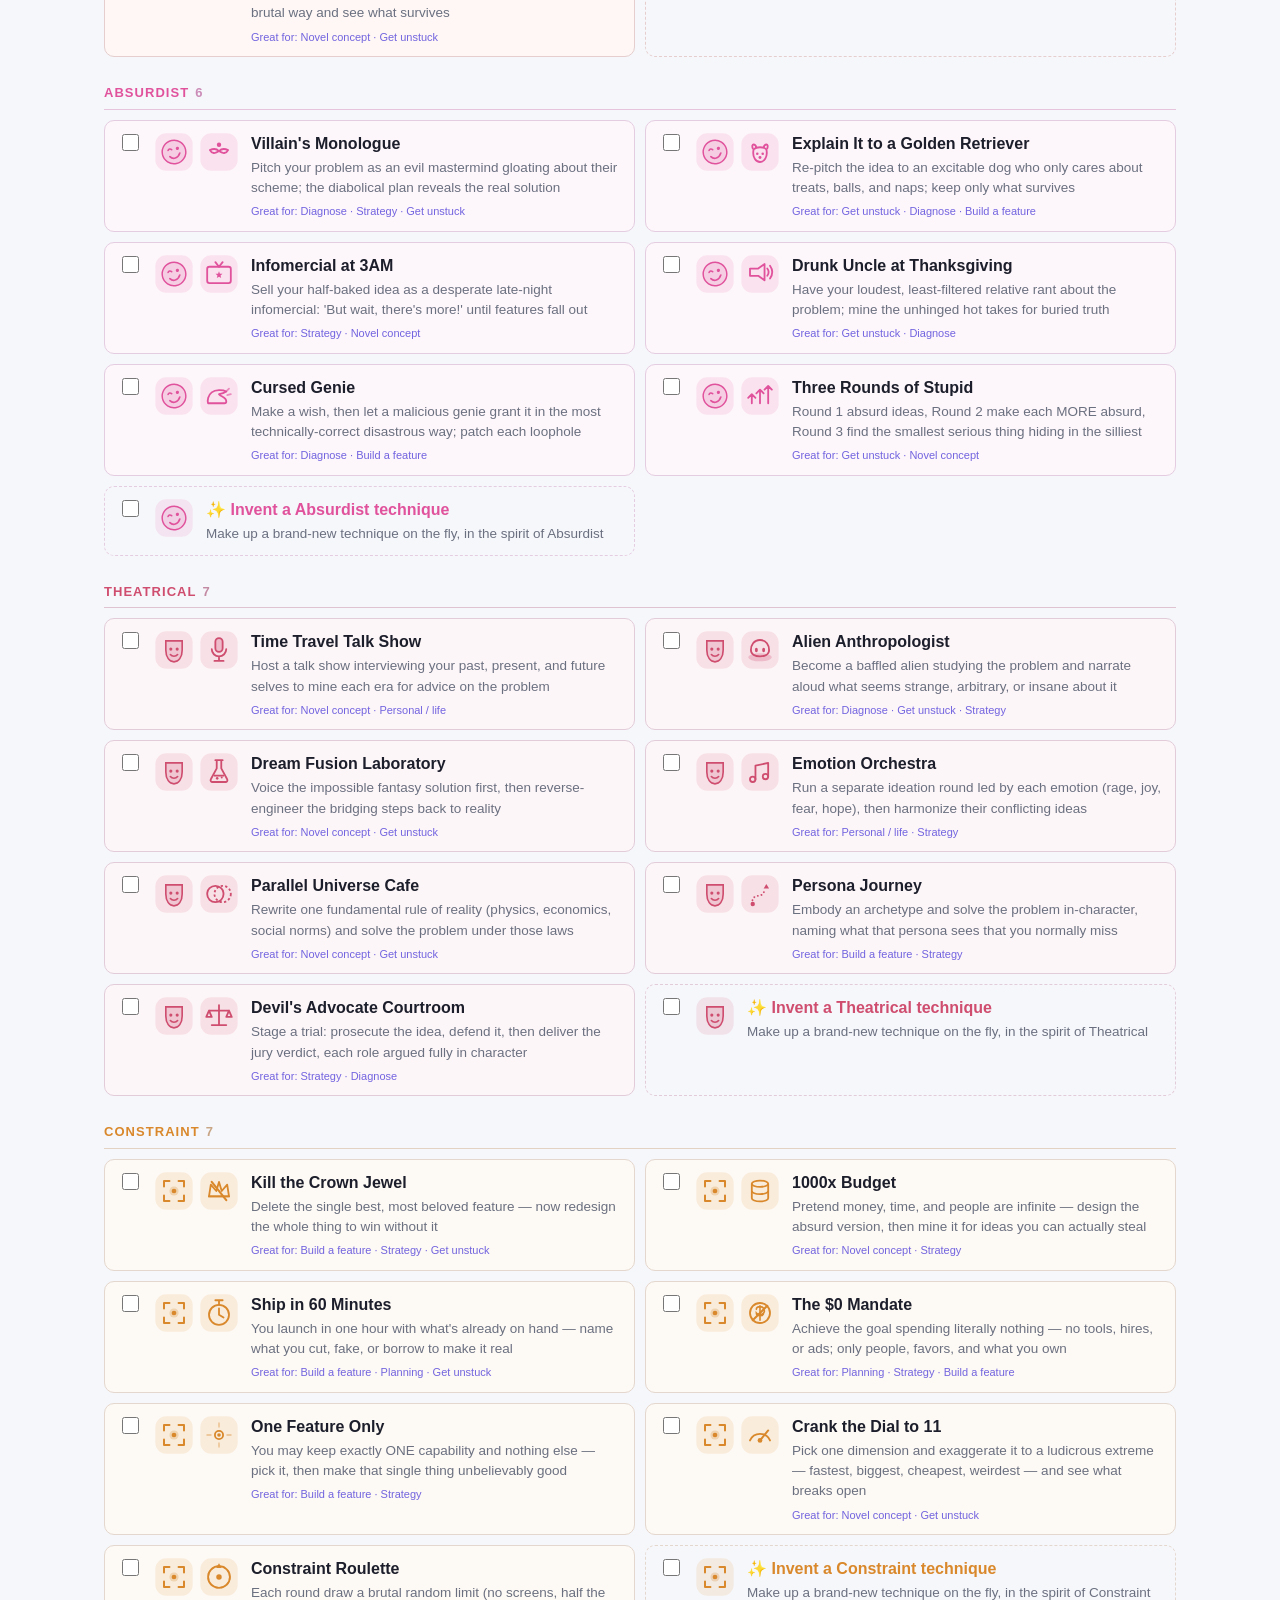
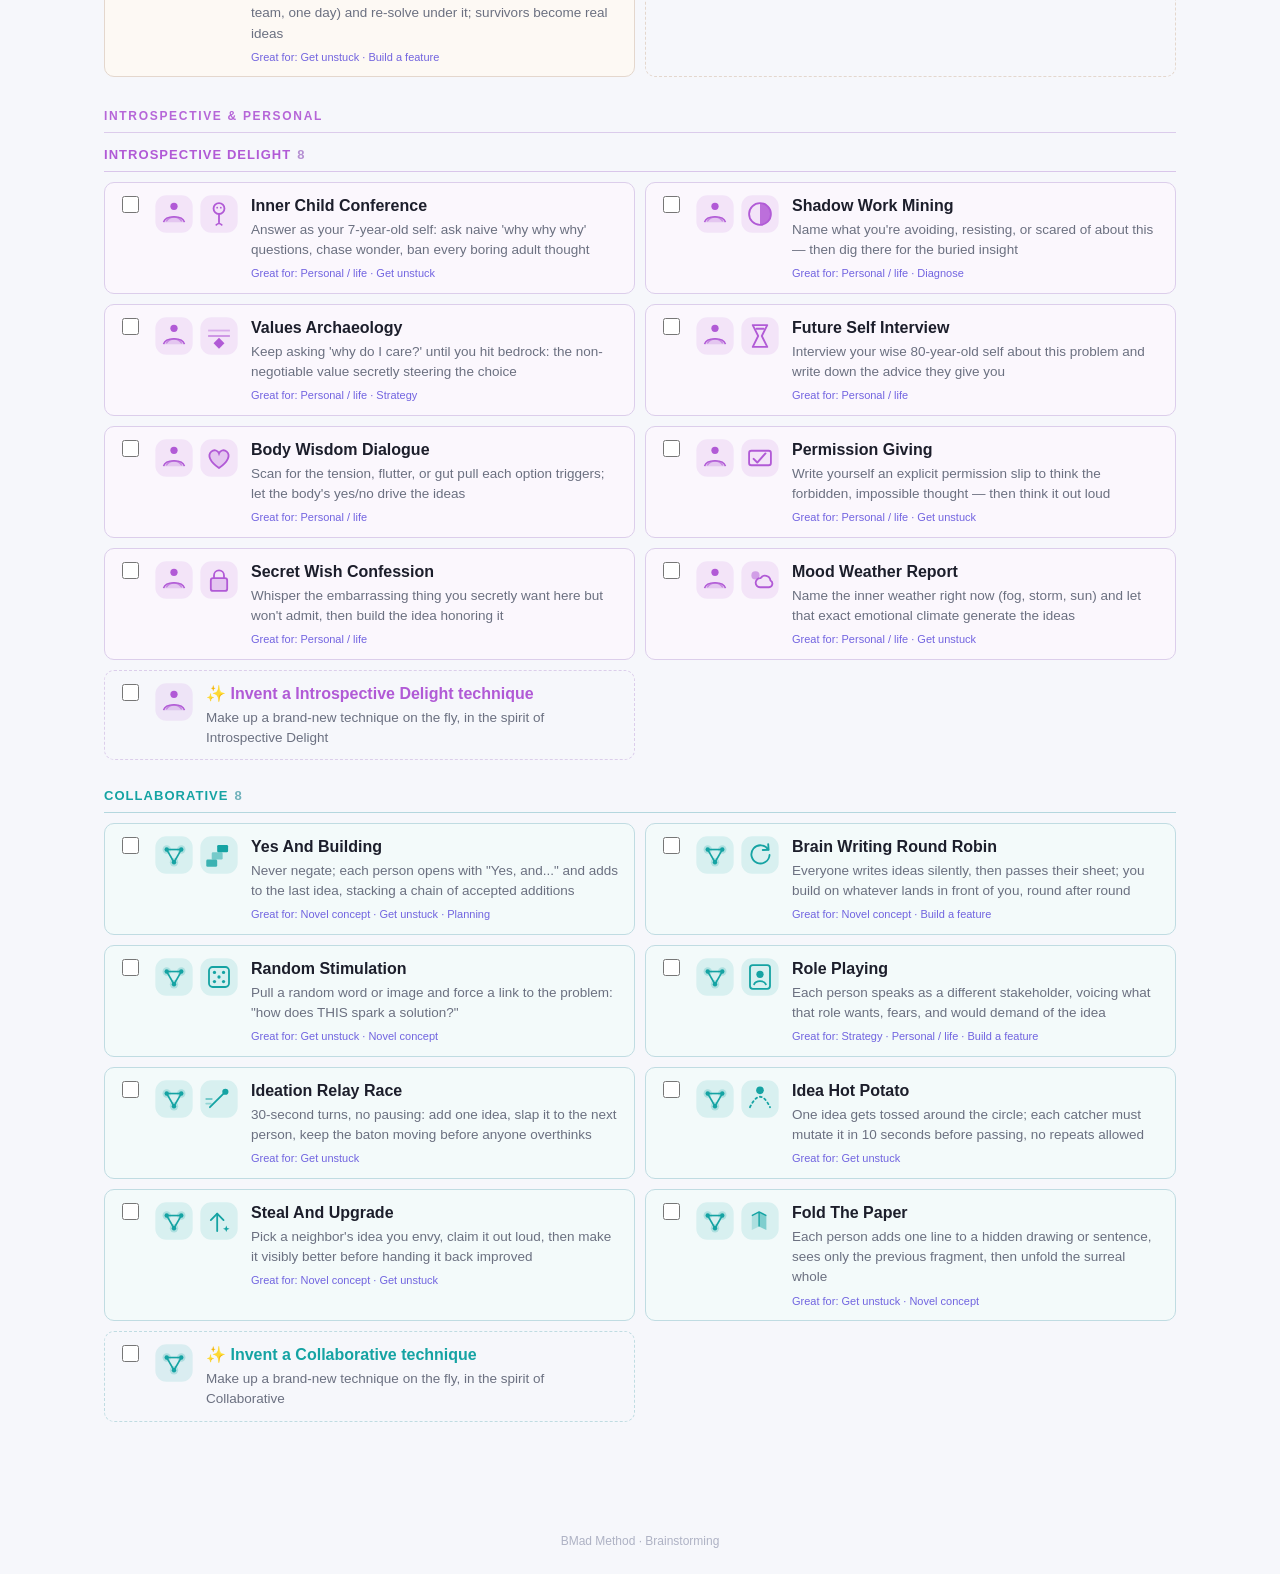
<file: .claude/skills/bmad-brainstorming/assets/brain-selector.html>
<!DOCTYPE html>
<html lang="en">
<head>
<meta charset="utf-8">
<meta name="viewport" content="width=device-width, initial-scale=1">
<title>BMad Method Brainstorming Selection</title>
<script>
/* set the theme before first paint so there's no light-mode flash */
(function(){ try {
  var t = localStorage.getItem('bmad-theme');
  if (!t) { t = (window.matchMedia && window.matchMedia('(prefers-color-scheme: dark)').matches) ? 'dark' : 'light'; }
  document.documentElement.setAttribute('data-theme', t);
} catch(e){} })();
</script>
<style>
  :root {
    --bg:#f6f7fb; --surface:#fff; --ink:#1c1e2b; --muted:#6b7080;
    --accent:#5b4bdc; --accent-ink:#5b4bdc; --warn:#c0561f;
    --line:#e6e8f0; --control:#eef0f7; --control2:#f1f2f8; --raised:#fff;
    --cnt:#b9bdce; --foot:#aeb2c4; --shadow:rgba(20,20,50,.06);
  }
  :root[data-theme="dark"] {
    --bg:#0f1117; --surface:#171a23; --ink:#e7e9f2; --muted:#9aa0b4;
    --accent:#6d5cf0; --accent-ink:#a99bff; --warn:#e08a4a;
    --line:#2a2f3e; --control:#222634; --control2:#1d212d; --raised:#2c3242;
    --cnt:#5a6076; --foot:#5a6076; --shadow:rgba(0,0,0,.45);
  }
  /* lift the category hue toward white on dark surfaces so deep hues stay legible */
  :root[data-theme="dark"] section > h2 { color:color-mix(in srgb, var(--c) 62%, #fff); }
  :root[data-theme="dark"] .tech .ico { color:color-mix(in srgb, var(--c) 68%, #fff); }
  :root[data-theme="dark"] label.tech:has(input:checked) { border-color:color-mix(in srgb, var(--c) 60%, #fff); }
  .titlerow { display:flex; align-items:flex-start; justify-content:space-between; gap:12px; }
  .themebtn { flex:none; width:36px; height:36px; border-radius:9px; background:var(--control); color:var(--ink); font-size:17px; line-height:1; display:inline-flex; align-items:center; justify-content:center; }
  .themebtn:hover { background:var(--raised); }
  * { box-sizing:border-box; }
  body { margin:0; font:16px/1.5 -apple-system,BlinkMacSystemFont,"Segoe UI",Roboto,Helvetica,Arial,sans-serif; background:var(--bg); color:var(--ink); }
  header { position:sticky; top:0; z-index:5; background:var(--surface); padding:20px 0 12px; border-bottom:1px solid var(--line); box-shadow:0 2px 12px var(--shadow); }
  .hwrap { max-width:1120px; margin:0 auto; padding:0 24px; }  /* align header content with the card column on wide screens */
  h1 { margin:0 0 4px; font-size:24px; letter-spacing:-.02em; }
  .sub { margin:0 0 12px; color:var(--muted); font-size:14px; max-width:74ch; }
  button { font:inherit; border:0; border-radius:8px; cursor:pointer; }
  .composer { display:flex; flex-direction:column; gap:9px; margin:6px 0 12px; }
  .grp { display:flex; gap:8px; align-items:center; flex-wrap:wrap; }
  .glabel { font-size:11px; text-transform:uppercase; letter-spacing:.07em; color:var(--muted); min-width:74px; }
  .modes { display:inline-flex; background:var(--control); border-radius:9px; padding:3px; gap:2px; }
  .mode { padding:7px 13px; font-size:14px; font-weight:600; color:var(--muted); background:transparent; }
  .mode.on { background:var(--raised); color:var(--accent-ink); box-shadow:0 1px 3px var(--shadow); }
  .modehint { flex:1 1 240px; min-width:0; font-size:13px; color:var(--muted); font-style:italic; }
  .pill { font-size:13px; color:var(--muted); background:var(--control); padding:6px 12px; border-radius:20px; }
  .pill b { color:var(--accent-ink); }
  .step { display:inline-flex; align-items:center; gap:7px; font-size:13px; color:var(--ink); background:var(--control2); padding:4px 6px 4px 12px; border-radius:20px; }
  .step b { min-width:12px; text-align:center; font-size:14px; color:var(--ink); }
  .step button { width:24px; height:24px; border-radius:50%; background:var(--raised); color:var(--muted); font-size:17px; line-height:22px; text-align:center; box-shadow:0 1px 2px var(--shadow); }
  .step button:hover { color:var(--accent-ink); }
  .total { font-size:12px; color:var(--muted); }
  .total.warn { color:var(--warn); font-weight:600; }
  .bar { display:flex; gap:10px 14px; align-items:center; flex-wrap:wrap; }
  #copy { margin-left:auto; padding:9px 22px; background:var(--accent); color:#fff; font-size:14px; font-weight:700; }
  #copy:hover { filter:brightness(1.07); }
  .chips { flex:1 1 320px; min-width:0; display:flex; gap:7px; flex-wrap:wrap; align-items:center; }
  .chip { font-size:12px; padding:4px 11px; border-radius:16px; border:0; color:#fff; background:var(--cc); font-weight:600; cursor:pointer; }
  .chip:hover { filter:brightness(1.08); }
  .banner { max-height:0; overflow:hidden; transition:max-height .25s ease, padding .22s ease, margin .22s ease; background:linear-gradient(90deg,var(--accent),#8275f2); color:#fff; border-radius:10px; font-weight:700; text-align:center; padding:0 14px; }
  .banner.show { max-height:64px; padding:13px 14px; margin-top:10px; }
  .banner.fail { background:linear-gradient(90deg,var(--warn),#e0894a); }
  main { padding:18px 24px 60px; max-width:1120px; margin:0 auto; }
  section { margin:0 0 26px; }
  section > h2 { font-size:13px; text-transform:uppercase; letter-spacing:.08em; color:var(--c); margin:0 0 10px; border-bottom:1px solid color-mix(in srgb, var(--c) 24%, var(--line)); padding-bottom:6px; }
  section > h2 .cnt { color:color-mix(in srgb, var(--c) 45%, var(--cnt)); margin-left:6px; }
  .grid { display:grid; grid-template-columns:repeat(auto-fill,minmax(360px,1fr)); gap:10px; }
  label.tech { display:flex; gap:12px; align-items:flex-start; background:color-mix(in srgb, var(--c) 5%, var(--surface)); border:1px solid color-mix(in srgb, var(--c) 18%, var(--line)); border-radius:10px; padding:11px 13px; cursor:pointer; transition:border-color .12s, box-shadow .12s, background .12s; }
  label.tech:hover { border-color:color-mix(in srgb, var(--c) 45%, var(--surface)); }
  label.tech input { margin-top:2px; width:17px; height:17px; accent-color:var(--c); flex:none; }
  label.tech:has(input:checked) { border-color:var(--c); background:color-mix(in srgb, var(--c) 12%, var(--surface)); box-shadow:0 0 0 2px color-mix(in srgb, var(--c) 30%, transparent); }
  .tech .ic2 { display:flex; gap:5px; flex:none; }
  .tech .ico { width:40px; height:40px; flex:none; color:var(--c); }
  .tech .n { font-weight:600; display:block; }
  .tech .d { color:var(--muted); font-size:13.5px; display:block; margin-top:2px; }
  .tech .gf { color:var(--accent-ink); font-size:11px; display:block; margin-top:5px; opacity:.85; }
  .grouphdr { margin:30px 0 12px; font-size:12px; text-transform:uppercase; letter-spacing:.14em; font-weight:700; color:var(--c); opacity:.92; border-bottom:1px solid color-mix(in srgb, var(--c) 22%, var(--line)); padding-bottom:7px; }
  main > .grouphdr:first-child { margin-top:2px; }
  :root[data-theme="dark"] .grouphdr { color:color-mix(in srgb, var(--c) 62%, #fff); }
  .goals { display:flex; gap:7px; flex-wrap:wrap; }
  .goal { font-size:12px; padding:5px 12px; border-radius:16px; background:var(--control); color:var(--muted); font-weight:600; }
  .goal:hover { color:var(--ink); }
  .goal.on { background:var(--accent); color:#fff; }
  label.tech.invent { border-style:dashed; background:transparent; }
  label.tech.invent:hover { border-color:var(--c); }
  label.tech.invent .n { color:var(--c); }
  label.tech.hidden { display:none; }
  footer { text-align:center; color:var(--foot); font-size:12px; padding:24px; }
</style>
</head>
<body>
<header>
  <div class="hwrap">
  <div class="titlerow">
    <h1>BMad Method Brainstorming Selection</h1>
    <button id="theme" class="themebtn" type="button" aria-label="Toggle dark mode" title="Toggle dark mode"></button>
  </div>
  <p class="sub">Compose your session, hit <strong>Copy prompt</strong>, and paste it back into the chat to begin. 108 techniques across 13 categories.</p>

  <div class="composer">
    <div class="grp">
      <span class="glabel">Facilitation</span>
      <div class="modes" id="modes">
        <button type="button" class="mode on" data-mode="Facilitator">Facilitator</button>
        <button type="button" class="mode" data-mode="Creative Partner">Creative Partner</button>
        <button type="button" class="mode" data-mode="Ideate for me">Ideate for me</button>
      </div>
      <span class="modehint" id="modehint"></span>
    </div>
    <div class="grp">
      <span class="glabel">Techniques</span>
      <span class="pill">Picked <b id="pickN">0</b></span>
      <span class="step">Random <button type="button" data-step="rand" data-d="-1">&minus;</button><b id="randN">0</b><button type="button" data-step="rand" data-d="1">+</button></span>
      <span class="step">Invent <button type="button" data-step="inv" data-d="-1">&minus;</button><b id="invN">0</b><button type="button" data-step="inv" data-d="1">+</button></span>
      <span class="step">AI picks <button type="button" data-step="ai" data-d="-1">&minus;</button><b id="aiN">0</b><button type="button" data-step="ai" data-d="1">+</button></span>
      <span class="total" id="total">Total 0 &middot; 3&ndash;4 is the sweet spot</span>
      <button id="copy" type="button">Copy prompt</button>
    </div>
  </div>

  <div class="bar"><span class="glabel">Great for</span><div class="goals" id="goals"><button type="button" class="goal" data-goal="feature">Build a feature</button><button type="button" class="goal" data-goal="novel">Novel concept</button><button type="button" class="goal" data-goal="strategy">Strategy</button><button type="button" class="goal" data-goal="planning">Planning</button><button type="button" class="goal" data-goal="diagnosis">Diagnose</button><button type="button" class="goal" data-goal="personal">Personal / life</button><button type="button" class="goal" data-goal="unstuck">Get unstuck</button></div></div>
  <div class="bar">
    <span class="glabel">Jump to</span>
    <div class="chips" id="chips"><button type="button" class="chip" data-cat="Proven &amp; Professional" style="--cc:#3d4f73">Proven &amp; Professional</button><button type="button" class="chip" data-cat="Structured" style="--cc:#3b6ea5">Structured</button><button type="button" class="chip" data-cat="Deep" style="--cc:#4658c9">Deep</button><button type="button" class="chip" data-cat="Creative" style="--cc:#6d5cf0">Creative</button><button type="button" class="chip" data-cat="Biomimetic" style="--cc:#1f9d6b">Biomimetic</button><button type="button" class="chip" data-cat="Cultural" style="--cc:#c75b39">Cultural</button><button type="button" class="chip" data-cat="Speculative Future" style="--cc:#0fb5c9">Speculative Future</button><button type="button" class="chip" data-cat="Quantum" style="--cc:#2b86d9">Quantum</button><button type="button" class="chip" data-cat="Wild" style="--cc:#e2562f">Wild</button><button type="button" class="chip" data-cat="Absurdist" style="--cc:#e0529c">Absurdist</button><button type="button" class="chip" data-cat="Theatrical" style="--cc:#cf4d6f">Theatrical</button><button type="button" class="chip" data-cat="Constraint" style="--cc:#d9882b">Constraint</button><button type="button" class="chip" data-cat="Introspective Delight" style="--cc:#b15ad6">Introspective Delight</button><button type="button" class="chip" data-cat="Collaborative" style="--cc:#15a3a3">Collaborative</button></div>
  </div>

  <div class="banner" id="banner">&#10003; Copied! Now paste it into the chat to start your session.</div>
  </div>
</header>
<main>
<section data-cat="Proven &amp; Professional" style="--c:#3d4f73"><h2>Proven &amp; Professional<span class="cnt">29</span></h2><div class="grid"><label class="tech" style="--c:#15a3a3"><input type="checkbox" data-name="Yes And Building" data-cat="Collaborative" data-desc="Never negate; each person opens with &quot;Yes, and...&quot; and adds to the last idea, stacking a chain of accepted additions" data-good="novel|unstuck|planning" data-prov="classic" data-lead="1"><span class="ic2"><svg class="ico" viewBox="0 0 44 44" xmlns="http://www.w3.org/2000/svg"><rect x="1.5" y="1.5" width="41" height="41" rx="12" fill="currentColor" fill-opacity="0.12"/><g stroke="currentColor" stroke-width="1.8"><line x1="14" y1="16" x2="30" y2="16"/><line x1="14" y1="16" x2="22" y2="30"/><line x1="30" y1="16" x2="22" y2="30"/></g><g fill="currentColor" fill-opacity="0.22"><circle cx="14" cy="16" r="4.6"/><circle cx="30" cy="16" r="4.6"/><circle cx="22" cy="30" r="4.6"/></g><g fill="currentColor"><circle cx="14" cy="16" r="2.4"/><circle cx="30" cy="16" r="2.4"/><circle cx="22" cy="30" r="2.4"/></g></svg><svg class="ico" viewBox="0 0 44 44" xmlns="http://www.w3.org/2000/svg"><rect x="1.5" y="1.5" width="41" height="41" rx="12" fill="currentColor" fill-opacity="0.12"/><g fill="currentColor"><rect x="8" y="27" width="12" height="8" rx="1.5" fill-opacity=".8"/><rect x="14" y="19" width="12" height="8" rx="1.5" fill-opacity=".5"/><rect x="20" y="11" width="12" height="8" rx="1.5"/></g></svg></span><span><span class="n">Yes And Building</span><span class="d">Never negate; each person opens with &quot;Yes, and...&quot; and adds to the last idea, stacking a chain of accepted additions</span><span class="gf">Great for: Novel concept · Get unstuck · Planning</span></span></label><label class="tech" style="--c:#15a3a3"><input type="checkbox" data-name="Brain Writing Round Robin" data-cat="Collaborative" data-desc="Everyone writes ideas silently, then passes their sheet; you build on whatever lands in front of you, round after round" data-good="novel|feature" data-prov="classic" data-lead="1"><span class="ic2"><svg class="ico" viewBox="0 0 44 44" xmlns="http://www.w3.org/2000/svg"><rect x="1.5" y="1.5" width="41" height="41" rx="12" fill="currentColor" fill-opacity="0.12"/><g stroke="currentColor" stroke-width="1.8"><line x1="14" y1="16" x2="30" y2="16"/><line x1="14" y1="16" x2="22" y2="30"/><line x1="30" y1="16" x2="22" y2="30"/></g><g fill="currentColor" fill-opacity="0.22"><circle cx="14" cy="16" r="4.6"/><circle cx="30" cy="16" r="4.6"/><circle cx="22" cy="30" r="4.6"/></g><g fill="currentColor"><circle cx="14" cy="16" r="2.4"/><circle cx="30" cy="16" r="2.4"/><circle cx="22" cy="30" r="2.4"/></g></svg><svg class="ico" viewBox="0 0 44 44" xmlns="http://www.w3.org/2000/svg"><rect x="1.5" y="1.5" width="41" height="41" rx="12" fill="currentColor" fill-opacity="0.12"/><g fill="none" stroke="currentColor" stroke-width="2" stroke-linecap="round" stroke-linejoin="round"><path d="M31 16 A10 10 0 1 0 32.5 22"/><path d="M31 10 L31.5 16.3 L25 16.5"/></g></svg></span><span><span class="n">Brain Writing Round Robin</span><span class="d">Everyone writes ideas silently, then passes their sheet; you build on whatever lands in front of you, round after round</span><span class="gf">Great for: Novel concept · Build a feature</span></span></label><label class="tech" style="--c:#15a3a3"><input type="checkbox" data-name="Random Stimulation" data-cat="Collaborative" data-desc="Pull a random word or image and force a link to the problem: &quot;how does THIS spark a solution?&quot;" data-good="unstuck|novel" data-prov="classic" data-lead="1"><span class="ic2"><svg class="ico" viewBox="0 0 44 44" xmlns="http://www.w3.org/2000/svg"><rect x="1.5" y="1.5" width="41" height="41" rx="12" fill="currentColor" fill-opacity="0.12"/><g stroke="currentColor" stroke-width="1.8"><line x1="14" y1="16" x2="30" y2="16"/><line x1="14" y1="16" x2="22" y2="30"/><line x1="30" y1="16" x2="22" y2="30"/></g><g fill="currentColor" fill-opacity="0.22"><circle cx="14" cy="16" r="4.6"/><circle cx="30" cy="16" r="4.6"/><circle cx="22" cy="30" r="4.6"/></g><g fill="currentColor"><circle cx="14" cy="16" r="2.4"/><circle cx="30" cy="16" r="2.4"/><circle cx="22" cy="30" r="2.4"/></g></svg><svg class="ico" viewBox="0 0 44 44" xmlns="http://www.w3.org/2000/svg"><rect x="1.5" y="1.5" width="41" height="41" rx="12" fill="currentColor" fill-opacity="0.12"/><rect x="11" y="11" width="22" height="22" rx="4" fill="none" stroke="currentColor" stroke-width="2"/><g fill="currentColor"><circle cx="17" cy="17" r="1.8"/><circle cx="27" cy="17" r="1.8"/><circle cx="22" cy="22" r="1.8"/><circle cx="17" cy="27" r="1.8"/><circle cx="27" cy="27" r="1.8"/></g></svg></span><span><span class="n">Random Stimulation</span><span class="d">Pull a random word or image and force a link to the problem: &quot;how does THIS spark a solution?&quot;</span><span class="gf">Great for: Get unstuck · Novel concept</span></span></label><label class="tech" style="--c:#15a3a3"><input type="checkbox" data-name="Role Playing" data-cat="Collaborative" data-desc="Each person speaks as a different stakeholder, voicing what that role wants, fears, and would demand of the idea" data-good="strategy|personal|feature" data-prov="classic" data-lead="1"><span class="ic2"><svg class="ico" viewBox="0 0 44 44" xmlns="http://www.w3.org/2000/svg"><rect x="1.5" y="1.5" width="41" height="41" rx="12" fill="currentColor" fill-opacity="0.12"/><g stroke="currentColor" stroke-width="1.8"><line x1="14" y1="16" x2="30" y2="16"/><line x1="14" y1="16" x2="22" y2="30"/><line x1="30" y1="16" x2="22" y2="30"/></g><g fill="currentColor" fill-opacity="0.22"><circle cx="14" cy="16" r="4.6"/><circle cx="30" cy="16" r="4.6"/><circle cx="22" cy="30" r="4.6"/></g><g fill="currentColor"><circle cx="14" cy="16" r="2.4"/><circle cx="30" cy="16" r="2.4"/><circle cx="22" cy="30" r="2.4"/></g></svg><svg class="ico" viewBox="0 0 44 44" xmlns="http://www.w3.org/2000/svg"><rect x="1.5" y="1.5" width="41" height="41" rx="12" fill="currentColor" fill-opacity="0.12"/><rect x="11" y="9" width="22" height="26" rx="3" fill="none" stroke="currentColor" stroke-width="2"/><circle cx="22" cy="19" r="4" fill="currentColor"/><path d="M15.5 30 c2 -4.5 11 -4.5 13 0" fill="none" stroke="currentColor" stroke-width="2" stroke-linecap="round"/></svg></span><span><span class="n">Role Playing</span><span class="d">Each person speaks as a different stakeholder, voicing what that role wants, fears, and would demand of the idea</span><span class="gf">Great for: Strategy · Personal / life · Build a feature</span></span></label><label class="tech" style="--c:#6d5cf0"><input type="checkbox" data-name="First Principles Thinking" data-cat="Creative" data-desc="Strip every assumption to bedrock facts, then rebuild the solution from scratch on truth alone" data-good="feature|novel|diagnosis|strategy" data-prov="classic" data-lead="1"><span class="ic2"><svg class="ico" viewBox="0 0 44 44" xmlns="http://www.w3.org/2000/svg"><rect x="1.5" y="1.5" width="41" height="41" rx="12" fill="currentColor" fill-opacity="0.12"/><g stroke="currentColor" stroke-width="2.4" stroke-linecap="round"><line x1="22" y1="6.5" x2="22" y2="12.5"/><line x1="22" y1="31.5" x2="22" y2="37.5"/><line x1="6.5" y1="22" x2="12.5" y2="22"/><line x1="31.5" y1="22" x2="37.5" y2="22"/><line x1="11.3" y1="11.3" x2="15.5" y2="15.5"/><line x1="28.5" y1="28.5" x2="32.7" y2="32.7"/><line x1="32.7" y1="11.3" x2="28.5" y2="15.5"/><line x1="15.5" y1="28.5" x2="11.3" y2="32.7"/></g><circle cx="22" cy="22" r="6.6" fill="currentColor" fill-opacity="0.25"/><circle cx="22" cy="22" r="3.6" fill="currentColor"/></svg><svg class="ico" viewBox="0 0 44 44" xmlns="http://www.w3.org/2000/svg"><rect x="1.5" y="1.5" width="41" height="41" rx="12" fill="currentColor" fill-opacity="0.12"/><g fill="currentColor"><rect x="10" y="28" width="8" height="6" rx="1"/><rect x="18.5" y="28" width="8" height="6" rx="1"/><rect x="27" y="28" width="7" height="6" rx="1"/></g><path d="M22 25 L22 11 M16 17 L22 11 L28 17" fill="none" stroke="currentColor" stroke-width="2" stroke-linecap="round" stroke-linejoin="round"/></svg></span><span><span class="n">First Principles Thinking</span><span class="d">Strip every assumption to bedrock facts, then rebuild the solution from scratch on truth alone</span><span class="gf">Great for: Build a feature · Novel concept · Diagnose · Strategy</span></span></label><label class="tech" style="--c:#6d5cf0"><input type="checkbox" data-name="Reverse Brainstorming" data-cat="Creative" data-desc="Generate problems instead of solutions — &#x27;how could we make this fail?&#x27; — then mine each for its inverse" data-good="diagnosis|feature|unstuck" data-prov="classic" data-lead="1"><span class="ic2"><svg class="ico" viewBox="0 0 44 44" xmlns="http://www.w3.org/2000/svg"><rect x="1.5" y="1.5" width="41" height="41" rx="12" fill="currentColor" fill-opacity="0.12"/><g stroke="currentColor" stroke-width="2.4" stroke-linecap="round"><line x1="22" y1="6.5" x2="22" y2="12.5"/><line x1="22" y1="31.5" x2="22" y2="37.5"/><line x1="6.5" y1="22" x2="12.5" y2="22"/><line x1="31.5" y1="22" x2="37.5" y2="22"/><line x1="11.3" y1="11.3" x2="15.5" y2="15.5"/><line x1="28.5" y1="28.5" x2="32.7" y2="32.7"/><line x1="32.7" y1="11.3" x2="28.5" y2="15.5"/><line x1="15.5" y1="28.5" x2="11.3" y2="32.7"/></g><circle cx="22" cy="22" r="6.6" fill="currentColor" fill-opacity="0.25"/><circle cx="22" cy="22" r="3.6" fill="currentColor"/></svg><svg class="ico" viewBox="0 0 44 44" xmlns="http://www.w3.org/2000/svg"><rect x="1.5" y="1.5" width="41" height="41" rx="12" fill="currentColor" fill-opacity="0.12"/><g fill="none" stroke="currentColor" stroke-width="2" stroke-linecap="round" stroke-linejoin="round"><path d="M13 18 H28 a4 4 0 0 1 0 8 H16"/><path d="M19 15 L13 18 L19 21 M22 23 L16 26 L22 29"/></g></svg></span><span><span class="n">Reverse Brainstorming</span><span class="d">Generate problems instead of solutions — &#x27;how could we make this fail?&#x27; — then mine each for its inverse</span><span class="gf">Great for: Diagnose · Build a feature · Get unstuck</span></span></label><label class="tech" style="--c:#4658c9"><input type="checkbox" data-name="Five Whys" data-cat="Deep" data-desc="Ask &quot;why?&quot; five times in a chain, each answer feeding the next, until you hit the root cause beneath the symptom" data-good="diagnosis" data-prov="classic" data-lead="1"><span class="ic2"><svg class="ico" viewBox="0 0 44 44" xmlns="http://www.w3.org/2000/svg"><rect x="1.5" y="1.5" width="41" height="41" rx="12" fill="currentColor" fill-opacity="0.12"/><g fill="none" stroke="currentColor"><circle cx="22" cy="22" r="13" stroke-width="1.5" stroke-opacity="0.4"/><circle cx="22" cy="22" r="9" stroke-width="1.7" stroke-opacity="0.7"/><circle cx="22" cy="22" r="5" stroke-width="1.9"/></g><circle cx="22" cy="22" r="2.4" fill="currentColor"/></svg><svg class="ico" viewBox="0 0 44 44" xmlns="http://www.w3.org/2000/svg"><rect x="1.5" y="1.5" width="41" height="41" rx="12" fill="currentColor" fill-opacity="0.12"/><g fill="none" stroke="currentColor" stroke-width="2" stroke-linecap="round" stroke-linejoin="round"><circle cx="14" cy="13" r="2.4"/><circle cx="22" cy="22" r="2.4"/><circle cx="30" cy="31" r="2.4"/><path d="M15.6 14.8 L20.4 20.2 M23.6 23.8 L28.4 29.2"/></g></svg></span><span><span class="n">Five Whys</span><span class="d">Ask &quot;why?&quot; five times in a chain, each answer feeding the next, until you hit the root cause beneath the symptom</span><span class="gf">Great for: Diagnose</span></span></label><label class="tech" style="--c:#4658c9"><input type="checkbox" data-name="Provocation Technique" data-cat="Deep" data-desc="State something deliberately absurd, then mine it: &quot;how could this be useful?&quot; Extract the usable principle hiding inside" data-good="unstuck|novel" data-prov="classic" data-lead="1"><span class="ic2"><svg class="ico" viewBox="0 0 44 44" xmlns="http://www.w3.org/2000/svg"><rect x="1.5" y="1.5" width="41" height="41" rx="12" fill="currentColor" fill-opacity="0.12"/><g fill="none" stroke="currentColor"><circle cx="22" cy="22" r="13" stroke-width="1.5" stroke-opacity="0.4"/><circle cx="22" cy="22" r="9" stroke-width="1.7" stroke-opacity="0.7"/><circle cx="22" cy="22" r="5" stroke-width="1.9"/></g><circle cx="22" cy="22" r="2.4" fill="currentColor"/></svg><svg class="ico" viewBox="0 0 44 44" xmlns="http://www.w3.org/2000/svg"><rect x="1.5" y="1.5" width="41" height="41" rx="12" fill="currentColor" fill-opacity="0.12"/><g fill="none" stroke="currentColor" stroke-width="2" stroke-linecap="round" stroke-linejoin="round"><path d="M24 9 L13 24 H21 L19 35 L31 19 H23 Z"/></g></svg></span><span><span class="n">Provocation Technique</span><span class="d">State something deliberately absurd, then mine it: &quot;how could this be useful?&quot; Extract the usable principle hiding inside</span><span class="gf">Great for: Get unstuck · Novel concept</span></span></label><label class="tech" style="--c:#4658c9"><input type="checkbox" data-name="Assumption Reversal" data-cat="Deep" data-desc="List every assumption baked into the problem, flip each to its opposite, then rebuild a solution on the inverted foundation" data-good="novel|diagnosis|strategy" data-prov="classic" data-lead="1"><span class="ic2"><svg class="ico" viewBox="0 0 44 44" xmlns="http://www.w3.org/2000/svg"><rect x="1.5" y="1.5" width="41" height="41" rx="12" fill="currentColor" fill-opacity="0.12"/><g fill="none" stroke="currentColor"><circle cx="22" cy="22" r="13" stroke-width="1.5" stroke-opacity="0.4"/><circle cx="22" cy="22" r="9" stroke-width="1.7" stroke-opacity="0.7"/><circle cx="22" cy="22" r="5" stroke-width="1.9"/></g><circle cx="22" cy="22" r="2.4" fill="currentColor"/></svg><svg class="ico" viewBox="0 0 44 44" xmlns="http://www.w3.org/2000/svg"><rect x="1.5" y="1.5" width="41" height="41" rx="12" fill="currentColor" fill-opacity="0.12"/><g fill="none" stroke="currentColor" stroke-width="2" stroke-linecap="round" stroke-linejoin="round"><path d="M16 14 V30"/><path d="M11.5 25 L16 30 L20.5 25"/><path d="M28 30 V14"/><path d="M23.5 19 L28 14 L32.5 19"/></g></svg></span><span><span class="n">Assumption Reversal</span><span class="d">List every assumption baked into the problem, flip each to its opposite, then rebuild a solution on the inverted foundation</span><span class="gf">Great for: Novel concept · Diagnose · Strategy</span></span></label><label class="tech" style="--c:#4658c9"><input type="checkbox" data-name="Question Storming" data-cat="Deep" data-desc="Generate only questions about the problem, zero answers allowed, until the real problem worth solving comes into focus" data-good="diagnosis|strategy|unstuck" data-prov="classic" data-lead="1"><span class="ic2"><svg class="ico" viewBox="0 0 44 44" xmlns="http://www.w3.org/2000/svg"><rect x="1.5" y="1.5" width="41" height="41" rx="12" fill="currentColor" fill-opacity="0.12"/><g fill="none" stroke="currentColor"><circle cx="22" cy="22" r="13" stroke-width="1.5" stroke-opacity="0.4"/><circle cx="22" cy="22" r="9" stroke-width="1.7" stroke-opacity="0.7"/><circle cx="22" cy="22" r="5" stroke-width="1.9"/></g><circle cx="22" cy="22" r="2.4" fill="currentColor"/></svg><svg class="ico" viewBox="0 0 44 44" xmlns="http://www.w3.org/2000/svg"><rect x="1.5" y="1.5" width="41" height="41" rx="12" fill="currentColor" fill-opacity="0.12"/><g fill="none" stroke="currentColor" stroke-width="2" stroke-linecap="round" stroke-linejoin="round"><path d="M14 16 a3.2 3.2 0 1 1 3.2 3.2 v2"/><path d="M26 13 a3.6 3.6 0 1 1 3.6 3.6 v2.4"/></g><circle cx="17.2" cy="27" r="1.5" fill="currentColor"/><circle cx="29.6" cy="25.6" r="1.6" fill="currentColor"/></svg></span><span><span class="n">Question Storming</span><span class="d">Generate only questions about the problem, zero answers allowed, until the real problem worth solving comes into focus</span><span class="gf">Great for: Diagnose · Strategy · Get unstuck</span></span></label><label class="tech" style="--c:#4658c9"><input type="checkbox" data-name="Causal Loop Mapping" data-cat="Deep" data-desc="Diagram the feedback loops linking causes and effects, find the reinforcing and balancing cycles, and target the leverage point" data-good="diagnosis|strategy" data-prov="classic" data-lead="1"><span class="ic2"><svg class="ico" viewBox="0 0 44 44" xmlns="http://www.w3.org/2000/svg"><rect x="1.5" y="1.5" width="41" height="41" rx="12" fill="currentColor" fill-opacity="0.12"/><g fill="none" stroke="currentColor"><circle cx="22" cy="22" r="13" stroke-width="1.5" stroke-opacity="0.4"/><circle cx="22" cy="22" r="9" stroke-width="1.7" stroke-opacity="0.7"/><circle cx="22" cy="22" r="5" stroke-width="1.9"/></g><circle cx="22" cy="22" r="2.4" fill="currentColor"/></svg><svg class="ico" viewBox="0 0 44 44" xmlns="http://www.w3.org/2000/svg"><rect x="1.5" y="1.5" width="41" height="41" rx="12" fill="currentColor" fill-opacity="0.12"/><g fill="none" stroke="currentColor" stroke-width="2" stroke-linecap="round" stroke-linejoin="round"><path d="M16 16 a9 9 0 1 1 -2 12"/><path d="M16 10.5 L16.5 16.5 L10.5 17"/><path d="M30 28.5 L29.5 22.5 L35 22"/></g></svg></span><span><span class="n">Causal Loop Mapping</span><span class="d">Diagram the feedback loops linking causes and effects, find the reinforcing and balancing cycles, and target the leverage point</span><span class="gf">Great for: Diagnose · Strategy</span></span></label><label class="tech" style="--c:#4658c9"><input type="checkbox" data-name="Morphological Analysis" data-cat="Deep" data-desc="List the problem&#x27;s independent parameters, generate options for each, then combine across them to surface untried configurations" data-good="feature|novel|planning" data-prov="classic" data-lead="1"><span class="ic2"><svg class="ico" viewBox="0 0 44 44" xmlns="http://www.w3.org/2000/svg"><rect x="1.5" y="1.5" width="41" height="41" rx="12" fill="currentColor" fill-opacity="0.12"/><g fill="none" stroke="currentColor"><circle cx="22" cy="22" r="13" stroke-width="1.5" stroke-opacity="0.4"/><circle cx="22" cy="22" r="9" stroke-width="1.7" stroke-opacity="0.7"/><circle cx="22" cy="22" r="5" stroke-width="1.9"/></g><circle cx="22" cy="22" r="2.4" fill="currentColor"/></svg><svg class="ico" viewBox="0 0 44 44" xmlns="http://www.w3.org/2000/svg"><rect x="1.5" y="1.5" width="41" height="41" rx="12" fill="currentColor" fill-opacity="0.12"/><g fill="none" stroke="currentColor" stroke-width="1.8"><rect x="11" y="11" width="22" height="22" rx="2"/><path d="M11 18.3 H33 M11 25.6 H33 M18.3 11 V33 M25.6 11 V33"/></g><rect x="18.5" y="18.5" width="7" height="7" fill="currentColor" fill-opacity=".4"/></svg></span><span><span class="n">Morphological Analysis</span><span class="d">List the problem&#x27;s independent parameters, generate options for each, then combine across them to surface untried configurations</span><span class="gf">Great for: Build a feature · Novel concept · Planning</span></span></label><label class="tech" style="--c:#4658c9"><input type="checkbox" data-name="Laddering" data-cat="Deep" data-desc="Ask &#x27;and what would that give you?&#x27; up the chain until you reach the real underlying need, then ideate fresh at that level" data-good="personal|strategy|diagnosis" data-prov="classic" data-lead="1"><span class="ic2"><svg class="ico" viewBox="0 0 44 44" xmlns="http://www.w3.org/2000/svg"><rect x="1.5" y="1.5" width="41" height="41" rx="12" fill="currentColor" fill-opacity="0.12"/><g fill="none" stroke="currentColor"><circle cx="22" cy="22" r="13" stroke-width="1.5" stroke-opacity="0.4"/><circle cx="22" cy="22" r="9" stroke-width="1.7" stroke-opacity="0.7"/><circle cx="22" cy="22" r="5" stroke-width="1.9"/></g><circle cx="22" cy="22" r="2.4" fill="currentColor"/></svg><svg class="ico" viewBox="0 0 44 44" xmlns="http://www.w3.org/2000/svg"><rect x="1.5" y="1.5" width="41" height="41" rx="12" fill="currentColor" fill-opacity="0.12"/><g fill="none" stroke="currentColor" stroke-width="2" stroke-linecap="round" stroke-linejoin="round"><path d="M16 9 V35 M28 9 V35 M16 15 H28 M16 22 H28 M16 29 H28"/></g></svg></span><span><span class="n">Laddering</span><span class="d">Ask &#x27;and what would that give you?&#x27; up the chain until you reach the real underlying need, then ideate fresh at that level</span><span class="gf">Great for: Personal / life · Strategy · Diagnose</span></span></label><label class="tech" style="--c:#3b6ea5"><input type="checkbox" data-name="SCAMPER Method" data-cat="Structured" data-desc="Run your idea through seven lenses: Substitute, Combine, Adapt, Modify, Put-to-other-use, Eliminate, Reverse" data-good="feature|novel" data-prov="classic" data-lead="1"><span class="ic2"><svg class="ico" viewBox="0 0 44 44" xmlns="http://www.w3.org/2000/svg"><rect x="1.5" y="1.5" width="41" height="41" rx="12" fill="currentColor" fill-opacity="0.12"/><g fill="currentColor"><rect x="11" y="11" width="9.5" height="9.5" rx="2"/><rect x="23.5" y="11" width="9.5" height="9.5" rx="2" fill-opacity="0.25"/><rect x="11" y="23.5" width="9.5" height="9.5" rx="2" fill-opacity="0.25"/><rect x="23.5" y="23.5" width="9.5" height="9.5" rx="2"/></g></svg><svg class="ico" viewBox="0 0 44 44" xmlns="http://www.w3.org/2000/svg"><rect x="1.5" y="1.5" width="41" height="41" rx="12" fill="currentColor" fill-opacity="0.12"/><circle cx="22" cy="22" r="5.5" fill="none" stroke="currentColor" stroke-width="2"/><g stroke="currentColor" stroke-width="2.4" stroke-linecap="round"><path d="M22 9 V13.5 M22 30.5 V35 M9 22 H13.5 M30.5 22 H35 M12.8 12.8 L16 16 M28 28 L31.2 31.2 M31.2 12.8 L28 16 M16 28 L12.8 31.2"/></g></svg></span><span><span class="n">SCAMPER Method</span><span class="d">Run your idea through seven lenses: Substitute, Combine, Adapt, Modify, Put-to-other-use, Eliminate, Reverse</span><span class="gf">Great for: Build a feature · Novel concept</span></span></label><label class="tech" style="--c:#3b6ea5"><input type="checkbox" data-name="Six Thinking Hats" data-cat="Structured" data-desc="Examine the problem six ways one at a time: facts, feelings, benefits, risks, new ideas, process" data-good="strategy|diagnosis|planning|personal" data-prov="classic" data-lead="1"><span class="ic2"><svg class="ico" viewBox="0 0 44 44" xmlns="http://www.w3.org/2000/svg"><rect x="1.5" y="1.5" width="41" height="41" rx="12" fill="currentColor" fill-opacity="0.12"/><g fill="currentColor"><rect x="11" y="11" width="9.5" height="9.5" rx="2"/><rect x="23.5" y="11" width="9.5" height="9.5" rx="2" fill-opacity="0.25"/><rect x="11" y="23.5" width="9.5" height="9.5" rx="2" fill-opacity="0.25"/><rect x="23.5" y="23.5" width="9.5" height="9.5" rx="2"/></g></svg><svg class="ico" viewBox="0 0 44 44" xmlns="http://www.w3.org/2000/svg"><rect x="1.5" y="1.5" width="41" height="41" rx="12" fill="currentColor" fill-opacity="0.12"/><path d="M14 26 q8 -5 16 0" fill="none" stroke="currentColor" stroke-width="2" stroke-linecap="round"/><path d="M17 26 q-6 1 -8 3 q13 4 26 0 q-2 -2 -8 -3" fill="currentColor" fill-opacity=".22"/><path d="M17 26 c-1 -8 11 -8 10 0" fill="currentColor" fill-opacity=".5"/></svg></span><span><span class="n">Six Thinking Hats</span><span class="d">Examine the problem six ways one at a time: facts, feelings, benefits, risks, new ideas, process</span><span class="gf">Great for: Strategy · Diagnose · Planning · Personal / life</span></span></label><label class="tech" style="--c:#3b6ea5"><input type="checkbox" data-name="Lotus Blossom" data-cat="Structured" data-desc="Put the theme at the center of a 3x3 grid, fill the 8 cells around it, then promote each of those to the center of its own new 3x3" data-good="feature|planning|novel" data-prov="classic" data-lead="1"><span class="ic2"><svg class="ico" viewBox="0 0 44 44" xmlns="http://www.w3.org/2000/svg"><rect x="1.5" y="1.5" width="41" height="41" rx="12" fill="currentColor" fill-opacity="0.12"/><g fill="currentColor"><rect x="11" y="11" width="9.5" height="9.5" rx="2"/><rect x="23.5" y="11" width="9.5" height="9.5" rx="2" fill-opacity="0.25"/><rect x="11" y="23.5" width="9.5" height="9.5" rx="2" fill-opacity="0.25"/><rect x="23.5" y="23.5" width="9.5" height="9.5" rx="2"/></g></svg><svg class="ico" viewBox="0 0 44 44" xmlns="http://www.w3.org/2000/svg"><rect x="1.5" y="1.5" width="41" height="41" rx="12" fill="currentColor" fill-opacity="0.12"/><g fill="currentColor"><circle cx="22" cy="22" r="3.4"/></g><g fill="currentColor" fill-opacity=".4"><circle cx="22" cy="13" r="2.8"/><circle cx="22" cy="31" r="2.8"/><circle cx="13" cy="22" r="2.8"/><circle cx="31" cy="22" r="2.8"/><circle cx="15.5" cy="15.5" r="2.5"/><circle cx="28.5" cy="15.5" r="2.5"/><circle cx="15.5" cy="28.5" r="2.5"/><circle cx="28.5" cy="28.5" r="2.5"/></g></svg></span><span><span class="n">Lotus Blossom</span><span class="d">Put the theme at the center of a 3x3 grid, fill the 8 cells around it, then promote each of those to the center of its own new 3x3</span><span class="gf">Great for: Build a feature · Planning · Novel concept</span></span></label><label class="tech" style="--c:#3b6ea5"><input type="checkbox" data-name="Worst Possible Idea" data-cat="Structured" data-desc="Deliberately generate the most terrible solutions you can, then flip each into what it teaches you to do right" data-good="unstuck|novel" data-prov="classic" data-lead="1"><span class="ic2"><svg class="ico" viewBox="0 0 44 44" xmlns="http://www.w3.org/2000/svg"><rect x="1.5" y="1.5" width="41" height="41" rx="12" fill="currentColor" fill-opacity="0.12"/><g fill="currentColor"><rect x="11" y="11" width="9.5" height="9.5" rx="2"/><rect x="23.5" y="11" width="9.5" height="9.5" rx="2" fill-opacity="0.25"/><rect x="11" y="23.5" width="9.5" height="9.5" rx="2" fill-opacity="0.25"/><rect x="23.5" y="23.5" width="9.5" height="9.5" rx="2"/></g></svg><svg class="ico" viewBox="0 0 44 44" xmlns="http://www.w3.org/2000/svg"><rect x="1.5" y="1.5" width="41" height="41" rx="12" fill="currentColor" fill-opacity="0.12"/><g fill="none" stroke="currentColor" stroke-width="2" stroke-linecap="round" stroke-linejoin="round"><path d="M17 11 v10 h-5 l10 12 10 -12 h-5 v-10 z"/></g></svg></span><span><span class="n">Worst Possible Idea</span><span class="d">Deliberately generate the most terrible solutions you can, then flip each into what it teaches you to do right</span><span class="gf">Great for: Get unstuck · Novel concept</span></span></label><label class="tech" style="--c:#3b6ea5"><input type="checkbox" data-name="Disney Method" data-cat="Structured" data-desc="Cycle the idea through three rooms: Dreamer (anything goes), Realist (how we&#x27;d build it), Critic (what breaks)" data-good="feature|strategy|planning" data-prov="classic" data-lead="1"><span class="ic2"><svg class="ico" viewBox="0 0 44 44" xmlns="http://www.w3.org/2000/svg"><rect x="1.5" y="1.5" width="41" height="41" rx="12" fill="currentColor" fill-opacity="0.12"/><g fill="currentColor"><rect x="11" y="11" width="9.5" height="9.5" rx="2"/><rect x="23.5" y="11" width="9.5" height="9.5" rx="2" fill-opacity="0.25"/><rect x="11" y="23.5" width="9.5" height="9.5" rx="2" fill-opacity="0.25"/><rect x="23.5" y="23.5" width="9.5" height="9.5" rx="2"/></g></svg><svg class="ico" viewBox="0 0 44 44" xmlns="http://www.w3.org/2000/svg"><rect x="1.5" y="1.5" width="41" height="41" rx="12" fill="currentColor" fill-opacity="0.12"/><g fill="none" stroke="currentColor" stroke-width="2"><circle cx="14" cy="22" r="4.5"/><circle cx="22" cy="22" r="4.5"/><circle cx="30" cy="22" r="4.5"/></g></svg></span><span><span class="n">Disney Method</span><span class="d">Cycle the idea through three rooms: Dreamer (anything goes), Realist (how we&#x27;d build it), Critic (what breaks)</span><span class="gf">Great for: Build a feature · Strategy · Planning</span></span></label><label class="tech" style="--c:#3b6ea5"><input type="checkbox" data-name="Starbursting" data-cat="Structured" data-desc="Interrogate the idea with only questions — who, what, where, when, why, how — exhaust each before answering any" data-good="feature|planning|diagnosis" data-prov="classic" data-lead="1"><span class="ic2"><svg class="ico" viewBox="0 0 44 44" xmlns="http://www.w3.org/2000/svg"><rect x="1.5" y="1.5" width="41" height="41" rx="12" fill="currentColor" fill-opacity="0.12"/><g fill="currentColor"><rect x="11" y="11" width="9.5" height="9.5" rx="2"/><rect x="23.5" y="11" width="9.5" height="9.5" rx="2" fill-opacity="0.25"/><rect x="11" y="23.5" width="9.5" height="9.5" rx="2" fill-opacity="0.25"/><rect x="23.5" y="23.5" width="9.5" height="9.5" rx="2"/></g></svg><svg class="ico" viewBox="0 0 44 44" xmlns="http://www.w3.org/2000/svg"><rect x="1.5" y="1.5" width="41" height="41" rx="12" fill="currentColor" fill-opacity="0.12"/><g fill="none" stroke="currentColor" stroke-width="2" stroke-linecap="round" stroke-linejoin="round"><path d="M22 8 V15 M22 29 V36 M8 22 H15 M29 22 H36 M12 12 L17 17 M27 27 L32 32 M32 12 L27 17 M12 32 L17 27"/></g><path d="M19.5 19 a3.2 3.2 0 1 1 3 4 v1.2" fill="none" stroke="currentColor" stroke-width="1.8" stroke-linecap="round"/></svg></span><span><span class="n">Starbursting</span><span class="d">Interrogate the idea with only questions — who, what, where, when, why, how — exhaust each before answering any</span><span class="gf">Great for: Build a feature · Planning · Diagnose</span></span></label><label class="tech" style="--c:#3b6ea5"><input type="checkbox" data-name="Mind Mapping" data-cat="Structured" data-desc="Branch the central topic outward, each node spawning children; follow tangents wherever they pull and let the web sprawl" data-good="planning|novel|feature" data-prov="classic" data-lead="1"><span class="ic2"><svg class="ico" viewBox="0 0 44 44" xmlns="http://www.w3.org/2000/svg"><rect x="1.5" y="1.5" width="41" height="41" rx="12" fill="currentColor" fill-opacity="0.12"/><g fill="currentColor"><rect x="11" y="11" width="9.5" height="9.5" rx="2"/><rect x="23.5" y="11" width="9.5" height="9.5" rx="2" fill-opacity="0.25"/><rect x="11" y="23.5" width="9.5" height="9.5" rx="2" fill-opacity="0.25"/><rect x="23.5" y="23.5" width="9.5" height="9.5" rx="2"/></g></svg><svg class="ico" viewBox="0 0 44 44" xmlns="http://www.w3.org/2000/svg"><rect x="1.5" y="1.5" width="41" height="41" rx="12" fill="currentColor" fill-opacity="0.12"/><g fill="none" stroke="currentColor" stroke-width="2" stroke-linecap="round" stroke-linejoin="round"><circle cx="22" cy="22" r="4"/><circle cx="11" cy="13" r="2.2"/><circle cx="33" cy="13" r="2.2"/><circle cx="10" cy="28" r="2.2"/><circle cx="32" cy="31" r="2.2"/><path d="M19 19.5 L12.5 14.5 M25 19.5 L31.5 14.5 M19 24.5 L11.5 27 M25.5 24 L30.5 29.5"/></g></svg></span><span><span class="n">Mind Mapping</span><span class="d">Branch the central topic outward, each node spawning children; follow tangents wherever they pull and let the web sprawl</span><span class="gf">Great for: Planning · Novel concept · Build a feature</span></span></label><label class="tech" style="--c:#3b6ea5"><input type="checkbox" data-name="Crazy 8s" data-cat="Structured" data-desc="Eight ideas in eight minutes, one per box, no editing — speed outruns your inner critic" data-good="feature|novel|unstuck" data-prov="classic" data-lead="1"><span class="ic2"><svg class="ico" viewBox="0 0 44 44" xmlns="http://www.w3.org/2000/svg"><rect x="1.5" y="1.5" width="41" height="41" rx="12" fill="currentColor" fill-opacity="0.12"/><g fill="currentColor"><rect x="11" y="11" width="9.5" height="9.5" rx="2"/><rect x="23.5" y="11" width="9.5" height="9.5" rx="2" fill-opacity="0.25"/><rect x="11" y="23.5" width="9.5" height="9.5" rx="2" fill-opacity="0.25"/><rect x="23.5" y="23.5" width="9.5" height="9.5" rx="2"/></g></svg><svg class="ico" viewBox="0 0 44 44" xmlns="http://www.w3.org/2000/svg"><rect x="1.5" y="1.5" width="41" height="41" rx="12" fill="currentColor" fill-opacity="0.12"/><g fill="none" stroke="currentColor" stroke-width="1.7"><rect x="9" y="12" width="8" height="9" rx="1.5"/><rect x="18" y="12" width="8" height="9" rx="1.5"/><rect x="27" y="12" width="8" height="9" rx="1.5"/><rect x="9" y="23" width="8" height="9" rx="1.5"/><rect x="18" y="23" width="8" height="9" rx="1.5"/><rect x="27" y="23" width="8" height="9" rx="1.5"/></g></svg></span><span><span class="n">Crazy 8s</span><span class="d">Eight ideas in eight minutes, one per box, no editing — speed outruns your inner critic</span><span class="gf">Great for: Build a feature · Novel concept · Get unstuck</span></span></label><label class="tech" style="--c:#3b6ea5"><input type="checkbox" data-name="How Might We" data-cat="Structured" data-desc="Reframe the problem as a batch of &#x27;How might we...&#x27; opportunity questions first, then ideate against the sharpest one" data-good="feature|novel|strategy|diagnosis" data-prov="classic" data-lead="1"><span class="ic2"><svg class="ico" viewBox="0 0 44 44" xmlns="http://www.w3.org/2000/svg"><rect x="1.5" y="1.5" width="41" height="41" rx="12" fill="currentColor" fill-opacity="0.12"/><g fill="currentColor"><rect x="11" y="11" width="9.5" height="9.5" rx="2"/><rect x="23.5" y="11" width="9.5" height="9.5" rx="2" fill-opacity="0.25"/><rect x="11" y="23.5" width="9.5" height="9.5" rx="2" fill-opacity="0.25"/><rect x="23.5" y="23.5" width="9.5" height="9.5" rx="2"/></g></svg><svg class="ico" viewBox="0 0 44 44" xmlns="http://www.w3.org/2000/svg"><rect x="1.5" y="1.5" width="41" height="41" rx="12" fill="currentColor" fill-opacity="0.12"/><g fill="none" stroke="currentColor" stroke-width="2" stroke-linecap="round" stroke-linejoin="round"><path d="M11 13 H33 a2 2 0 0 1 2 2 V27 a2 2 0 0 1 -2 2 H24 L19 34 V29 H11 a2 2 0 0 1 -2 -2 V15 a2 2 0 0 1 2 -2 Z"/></g><path d="M19 19 a3.2 3.2 0 1 1 3.4 3.4 v1.6" fill="none" stroke="currentColor" stroke-width="1.8" stroke-linecap="round"/><circle cx="22.4" cy="27" r="1.4" fill="currentColor"/></svg></span><span><span class="n">How Might We</span><span class="d">Reframe the problem as a batch of &#x27;How might we...&#x27; opportunity questions first, then ideate against the sharpest one</span><span class="gf">Great for: Build a feature · Novel concept · Strategy · Diagnose</span></span></label><label class="tech" style="--c:#3b6ea5"><input type="checkbox" data-name="Job to Be Done" data-cat="Structured" data-desc="Ask what the user is really hiring this to do, then ideate around that underlying job, not the feature you assumed" data-good="feature|strategy|novel" data-prov="classic" data-lead="1"><span class="ic2"><svg class="ico" viewBox="0 0 44 44" xmlns="http://www.w3.org/2000/svg"><rect x="1.5" y="1.5" width="41" height="41" rx="12" fill="currentColor" fill-opacity="0.12"/><g fill="currentColor"><rect x="11" y="11" width="9.5" height="9.5" rx="2"/><rect x="23.5" y="11" width="9.5" height="9.5" rx="2" fill-opacity="0.25"/><rect x="11" y="23.5" width="9.5" height="9.5" rx="2" fill-opacity="0.25"/><rect x="23.5" y="23.5" width="9.5" height="9.5" rx="2"/></g></svg><svg class="ico" viewBox="0 0 44 44" xmlns="http://www.w3.org/2000/svg"><rect x="1.5" y="1.5" width="41" height="41" rx="12" fill="currentColor" fill-opacity="0.12"/><g fill="none" stroke="currentColor" stroke-width="2" stroke-linejoin="round"><rect x="9" y="16" width="26" height="16" rx="2.5"/><path d="M17 16 v-3 a2 2 0 0 1 2 -2 h6 a2 2 0 0 1 2 2 v3"/><path d="M9 23 H35"/></g><circle cx="22" cy="23" r="1.8" fill="currentColor"/></svg></span><span><span class="n">Job to Be Done</span><span class="d">Ask what the user is really hiring this to do, then ideate around that underlying job, not the feature you assumed</span><span class="gf">Great for: Build a feature · Strategy · Novel concept</span></span></label><label class="tech" style="--c:#3b6ea5"><input type="checkbox" data-name="Empathy Map" data-cat="Structured" data-desc="Map what the user says, thinks, does, and feels around the problem, then mine each quadrant for the unmet need" data-good="feature|personal" data-prov="classic" data-lead="1"><span class="ic2"><svg class="ico" viewBox="0 0 44 44" xmlns="http://www.w3.org/2000/svg"><rect x="1.5" y="1.5" width="41" height="41" rx="12" fill="currentColor" fill-opacity="0.12"/><g fill="currentColor"><rect x="11" y="11" width="9.5" height="9.5" rx="2"/><rect x="23.5" y="11" width="9.5" height="9.5" rx="2" fill-opacity="0.25"/><rect x="11" y="23.5" width="9.5" height="9.5" rx="2" fill-opacity="0.25"/><rect x="23.5" y="23.5" width="9.5" height="9.5" rx="2"/></g></svg><svg class="ico" viewBox="0 0 44 44" xmlns="http://www.w3.org/2000/svg"><rect x="1.5" y="1.5" width="41" height="41" rx="12" fill="currentColor" fill-opacity="0.12"/><g fill="none" stroke="currentColor" stroke-width="1.8"><rect x="11" y="11" width="22" height="22" rx="2"/><path d="M11 22 H33 M22 11 V33"/></g><path d="M22 27 c-2.6 -2.1 -4.2 -3.4 -4.2 -5.2 a2.1 2.1 0 0 1 4.2 -1 a2.1 2.1 0 0 1 4.2 1 c0 1.8 -1.6 3.1 -4.2 5.2 z" fill="currentColor"/></svg></span><span><span class="n">Empathy Map</span><span class="d">Map what the user says, thinks, does, and feels around the problem, then mine each quadrant for the unmet need</span><span class="gf">Great for: Build a feature · Personal / life</span></span></label><label class="tech" style="--c:#3b6ea5"><input type="checkbox" data-name="Backcasting" data-cat="Structured" data-desc="Fix the finished future in vivid detail, then work backward step by step to the one move you&#x27;d have to make first" data-good="strategy|planning|novel" data-prov="classic" data-lead="1"><span class="ic2"><svg class="ico" viewBox="0 0 44 44" xmlns="http://www.w3.org/2000/svg"><rect x="1.5" y="1.5" width="41" height="41" rx="12" fill="currentColor" fill-opacity="0.12"/><g fill="currentColor"><rect x="11" y="11" width="9.5" height="9.5" rx="2"/><rect x="23.5" y="11" width="9.5" height="9.5" rx="2" fill-opacity="0.25"/><rect x="11" y="23.5" width="9.5" height="9.5" rx="2" fill-opacity="0.25"/><rect x="23.5" y="23.5" width="9.5" height="9.5" rx="2"/></g></svg><svg class="ico" viewBox="0 0 44 44" xmlns="http://www.w3.org/2000/svg"><rect x="1.5" y="1.5" width="41" height="41" rx="12" fill="currentColor" fill-opacity="0.12"/><g fill="none" stroke="currentColor" stroke-width="2" stroke-linecap="round" stroke-linejoin="round"><path d="M30 11 V33"/></g><path d="M30 13 L20 16.5 L30 20 Z" fill="currentColor"/><path d="M28 27 H14" fill="none" stroke="currentColor" stroke-width="2" stroke-linecap="round" stroke-dasharray="1.5 3"/><path d="M18 23 L14 27 L18 31" fill="none" stroke="currentColor" stroke-width="2" stroke-linecap="round" stroke-linejoin="round"/></svg></span><span><span class="n">Backcasting</span><span class="d">Fix the finished future in vivid detail, then work backward step by step to the one move you&#x27;d have to make first</span><span class="gf">Great for: Strategy · Planning · Novel concept</span></span></label><label class="tech" style="--c:#4658c9"><input type="checkbox" data-name="TRIZ Contradiction" data-cat="Deep" data-desc="Name the core contradiction (what only improves by making something else worse), then brainstorm ways to win both instead of trading off" data-good="feature|novel|diagnosis" data-prov="classic" data-lead="1"><span class="ic2"><svg class="ico" viewBox="0 0 44 44" xmlns="http://www.w3.org/2000/svg"><rect x="1.5" y="1.5" width="41" height="41" rx="12" fill="currentColor" fill-opacity="0.12"/><g fill="none" stroke="currentColor"><circle cx="22" cy="22" r="13" stroke-width="1.5" stroke-opacity="0.4"/><circle cx="22" cy="22" r="9" stroke-width="1.7" stroke-opacity="0.7"/><circle cx="22" cy="22" r="5" stroke-width="1.9"/></g><circle cx="22" cy="22" r="2.4" fill="currentColor"/></svg><svg class="ico" viewBox="0 0 44 44" xmlns="http://www.w3.org/2000/svg"><rect x="1.5" y="1.5" width="41" height="41" rx="12" fill="currentColor" fill-opacity="0.12"/><g fill="none" stroke="currentColor" stroke-width="2" stroke-linecap="round" stroke-linejoin="round"><path d="M9 15 H18 M14.5 11.5 L18 15 L14.5 18.5"/><path d="M35 29 H26 M29.5 25.5 L26 29 L29.5 32.5"/></g><path d="M22 17.5 l1.5 3.4 3.7 .3 -2.8 2.4 .9 3.6 -3.3 -1.9 -3.3 1.9 .9 -3.6 -2.8 -2.4 3.7 -.3 z" fill="currentColor"/></svg></span><span><span class="n">TRIZ Contradiction</span><span class="d">Name the core contradiction (what only improves by making something else worse), then brainstorm ways to win both instead of trading off</span><span class="gf">Great for: Build a feature · Novel concept · Diagnose</span></span></label><label class="tech" style="--c:#4658c9"><input type="checkbox" data-name="Fishbone Diagram" data-cat="Deep" data-desc="Branch the problem&#x27;s spine into cause categories (people, process, tools, environment) and mine each bone for contributing causes" data-good="diagnosis" data-prov="classic" data-lead="1"><span class="ic2"><svg class="ico" viewBox="0 0 44 44" xmlns="http://www.w3.org/2000/svg"><rect x="1.5" y="1.5" width="41" height="41" rx="12" fill="currentColor" fill-opacity="0.12"/><g fill="none" stroke="currentColor"><circle cx="22" cy="22" r="13" stroke-width="1.5" stroke-opacity="0.4"/><circle cx="22" cy="22" r="9" stroke-width="1.7" stroke-opacity="0.7"/><circle cx="22" cy="22" r="5" stroke-width="1.9"/></g><circle cx="22" cy="22" r="2.4" fill="currentColor"/></svg><svg class="ico" viewBox="0 0 44 44" xmlns="http://www.w3.org/2000/svg"><rect x="1.5" y="1.5" width="41" height="41" rx="12" fill="currentColor" fill-opacity="0.12"/><g fill="none" stroke="currentColor" stroke-width="2" stroke-linecap="round" stroke-linejoin="round"><path d="M9 22 H33"/><path d="M33 22 L36 18.5 M33 22 L36 25.5"/><path d="M14 22 L18 15 M14 22 L18 29 M23 22 L27 15 M23 22 L27 29"/></g><circle cx="9" cy="22" r="1.9" fill="currentColor"/></svg></span><span><span class="n">Fishbone Diagram</span><span class="d">Branch the problem&#x27;s spine into cause categories (people, process, tools, environment) and mine each bone for contributing causes</span><span class="gf">Great for: Diagnose</span></span></label><label class="tech" style="--c:#4658c9"><input type="checkbox" data-name="Build on What Works" data-cat="Deep" data-desc="Name what&#x27;s already succeeding and why, then ideate how to amplify and extend it instead of fixing what&#x27;s broken" data-good="personal|strategy" data-prov="classic" data-lead="1"><span class="ic2"><svg class="ico" viewBox="0 0 44 44" xmlns="http://www.w3.org/2000/svg"><rect x="1.5" y="1.5" width="41" height="41" rx="12" fill="currentColor" fill-opacity="0.12"/><g fill="none" stroke="currentColor"><circle cx="22" cy="22" r="13" stroke-width="1.5" stroke-opacity="0.4"/><circle cx="22" cy="22" r="9" stroke-width="1.7" stroke-opacity="0.7"/><circle cx="22" cy="22" r="5" stroke-width="1.9"/></g><circle cx="22" cy="22" r="2.4" fill="currentColor"/></svg><svg class="ico" viewBox="0 0 44 44" xmlns="http://www.w3.org/2000/svg"><rect x="1.5" y="1.5" width="41" height="41" rx="12" fill="currentColor" fill-opacity="0.12"/><g fill="currentColor"><rect x="11" y="24" width="6" height="9" rx="1"/><rect x="19" y="19" width="6" height="14" rx="1"/><rect x="27" y="13" width="6" height="20" rx="1"/></g><path d="M11 19 L18 13 L24 16 L33 8" fill="none" stroke="currentColor" stroke-width="2" stroke-linecap="round" stroke-linejoin="round"/><path d="M28 8 H33 V13" fill="none" stroke="currentColor" stroke-width="2" stroke-linecap="round" stroke-linejoin="round"/></svg></span><span><span class="n">Build on What Works</span><span class="d">Name what&#x27;s already succeeding and why, then ideate how to amplify and extend it instead of fixing what&#x27;s broken</span><span class="gf">Great for: Personal / life · Strategy</span></span></label><label class="tech" style="--c:#0fb5c9"><input type="checkbox" data-name="Scenario Cross" data-cat="Speculative Future" data-desc="Pick two high-impact uncertainties, cross them into four futures, and ideate the move that wins in every one" data-good="strategy|planning" data-prov="classic" data-lead="1"><span class="ic2"><svg class="ico" viewBox="0 0 44 44" xmlns="http://www.w3.org/2000/svg"><rect x="1.5" y="1.5" width="41" height="41" rx="12" fill="currentColor" fill-opacity="0.12"/><g stroke="currentColor" stroke-width="2.2" stroke-linecap="round" stroke-linejoin="round" fill="none"><path d="M11 31 L 26.5 15.5"/><path d="M20 14.5 H 28 V 22.5"/></g><circle cx="31" cy="12" r="2.8" fill="currentColor"/><g stroke="currentColor" stroke-width="1.4" stroke-linecap="round"><line x1="31" y1="6.5" x2="31" y2="8.4"/><line x1="31" y1="15.6" x2="31" y2="17.5"/><line x1="25.5" y1="12" x2="27.4" y2="12"/><line x1="34.6" y1="12" x2="36.5" y2="12"/></g></svg><svg class="ico" viewBox="0 0 44 44" xmlns="http://www.w3.org/2000/svg"><rect x="1.5" y="1.5" width="41" height="41" rx="12" fill="currentColor" fill-opacity="0.12"/><g stroke="currentColor" stroke-width="2" stroke-linecap="round"><path d="M22 9 V35 M9 22 H35"/></g><g fill="currentColor"><circle cx="15" cy="15" r="2"/><circle cx="29" cy="15" r="2"/><circle cx="15" cy="29" r="2"/><circle cx="29" cy="29" r="2"/></g></svg></span><span><span class="n">Scenario Cross</span><span class="d">Pick two high-impact uncertainties, cross them into four futures, and ideate the move that wins in every one</span><span class="gf">Great for: Strategy · Planning</span></span></label></div></section>
<h2 class="grouphdr" style="--c:#3b6ea5">Structured &amp; Analytical</h2>
<section data-cat="Structured" style="--c:#3b6ea5"><h2>Structured<span class="cnt">15</span></h2><div class="grid"><label class="tech"><input type="checkbox" data-name="SCAMPER Method" data-cat="Structured" data-desc="Run your idea through seven lenses: Substitute, Combine, Adapt, Modify, Put-to-other-use, Eliminate, Reverse" data-good="feature|novel" data-prov="classic"><span class="ic2"><svg class="ico" viewBox="0 0 44 44" xmlns="http://www.w3.org/2000/svg"><rect x="1.5" y="1.5" width="41" height="41" rx="12" fill="currentColor" fill-opacity="0.12"/><g fill="currentColor"><rect x="11" y="11" width="9.5" height="9.5" rx="2"/><rect x="23.5" y="11" width="9.5" height="9.5" rx="2" fill-opacity="0.25"/><rect x="11" y="23.5" width="9.5" height="9.5" rx="2" fill-opacity="0.25"/><rect x="23.5" y="23.5" width="9.5" height="9.5" rx="2"/></g></svg><svg class="ico" viewBox="0 0 44 44" xmlns="http://www.w3.org/2000/svg"><rect x="1.5" y="1.5" width="41" height="41" rx="12" fill="currentColor" fill-opacity="0.12"/><circle cx="22" cy="22" r="5.5" fill="none" stroke="currentColor" stroke-width="2"/><g stroke="currentColor" stroke-width="2.4" stroke-linecap="round"><path d="M22 9 V13.5 M22 30.5 V35 M9 22 H13.5 M30.5 22 H35 M12.8 12.8 L16 16 M28 28 L31.2 31.2 M31.2 12.8 L28 16 M16 28 L12.8 31.2"/></g></svg></span><span><span class="n">SCAMPER Method</span><span class="d">Run your idea through seven lenses: Substitute, Combine, Adapt, Modify, Put-to-other-use, Eliminate, Reverse</span><span class="gf">Great for: Build a feature · Novel concept</span></span></label><label class="tech"><input type="checkbox" data-name="Six Thinking Hats" data-cat="Structured" data-desc="Examine the problem six ways one at a time: facts, feelings, benefits, risks, new ideas, process" data-good="strategy|diagnosis|planning|personal" data-prov="classic"><span class="ic2"><svg class="ico" viewBox="0 0 44 44" xmlns="http://www.w3.org/2000/svg"><rect x="1.5" y="1.5" width="41" height="41" rx="12" fill="currentColor" fill-opacity="0.12"/><g fill="currentColor"><rect x="11" y="11" width="9.5" height="9.5" rx="2"/><rect x="23.5" y="11" width="9.5" height="9.5" rx="2" fill-opacity="0.25"/><rect x="11" y="23.5" width="9.5" height="9.5" rx="2" fill-opacity="0.25"/><rect x="23.5" y="23.5" width="9.5" height="9.5" rx="2"/></g></svg><svg class="ico" viewBox="0 0 44 44" xmlns="http://www.w3.org/2000/svg"><rect x="1.5" y="1.5" width="41" height="41" rx="12" fill="currentColor" fill-opacity="0.12"/><path d="M14 26 q8 -5 16 0" fill="none" stroke="currentColor" stroke-width="2" stroke-linecap="round"/><path d="M17 26 q-6 1 -8 3 q13 4 26 0 q-2 -2 -8 -3" fill="currentColor" fill-opacity=".22"/><path d="M17 26 c-1 -8 11 -8 10 0" fill="currentColor" fill-opacity=".5"/></svg></span><span><span class="n">Six Thinking Hats</span><span class="d">Examine the problem six ways one at a time: facts, feelings, benefits, risks, new ideas, process</span><span class="gf">Great for: Strategy · Diagnose · Planning · Personal / life</span></span></label><label class="tech"><input type="checkbox" data-name="Decision Tree Mapping" data-cat="Structured" data-desc="Chart every choice point and the paths it forks into, following each branch to its outcome and risk" data-good="planning|strategy|diagnosis" data-prov="signature"><span class="ic2"><svg class="ico" viewBox="0 0 44 44" xmlns="http://www.w3.org/2000/svg"><rect x="1.5" y="1.5" width="41" height="41" rx="12" fill="currentColor" fill-opacity="0.12"/><g fill="currentColor"><rect x="11" y="11" width="9.5" height="9.5" rx="2"/><rect x="23.5" y="11" width="9.5" height="9.5" rx="2" fill-opacity="0.25"/><rect x="11" y="23.5" width="9.5" height="9.5" rx="2" fill-opacity="0.25"/><rect x="23.5" y="23.5" width="9.5" height="9.5" rx="2"/></g></svg><svg class="ico" viewBox="0 0 44 44" xmlns="http://www.w3.org/2000/svg"><rect x="1.5" y="1.5" width="41" height="41" rx="12" fill="currentColor" fill-opacity="0.12"/><g fill="none" stroke="currentColor" stroke-width="2" stroke-linecap="round" stroke-linejoin="round"><circle cx="22" cy="12" r="2.6"/><circle cx="14" cy="32" r="2.6"/><circle cx="30" cy="32" r="2.6"/><path d="M22 14.5 L22 20 M22 20 L14 29.4 M22 20 L30 29.4"/></g></svg></span><span><span class="n">Decision Tree Mapping</span><span class="d">Chart every choice point and the paths it forks into, following each branch to its outcome and risk</span><span class="gf">Great for: Planning · Strategy · Diagnose</span></span></label><label class="tech"><input type="checkbox" data-name="Solution Matrix" data-cat="Structured" data-desc="Grid problem variables against solution approaches, score every cell, hunt the best pairings and empty gaps" data-good="feature|planning" data-prov="signature"><span class="ic2"><svg class="ico" viewBox="0 0 44 44" xmlns="http://www.w3.org/2000/svg"><rect x="1.5" y="1.5" width="41" height="41" rx="12" fill="currentColor" fill-opacity="0.12"/><g fill="currentColor"><rect x="11" y="11" width="9.5" height="9.5" rx="2"/><rect x="23.5" y="11" width="9.5" height="9.5" rx="2" fill-opacity="0.25"/><rect x="11" y="23.5" width="9.5" height="9.5" rx="2" fill-opacity="0.25"/><rect x="23.5" y="23.5" width="9.5" height="9.5" rx="2"/></g></svg><svg class="ico" viewBox="0 0 44 44" xmlns="http://www.w3.org/2000/svg"><rect x="1.5" y="1.5" width="41" height="41" rx="12" fill="currentColor" fill-opacity="0.12"/><g fill="none" stroke="currentColor" stroke-width="1.8"><rect x="11" y="11" width="22" height="22" rx="2"/><path d="M11 22 H33 M22 11 V33"/></g><path d="M24.5 14.5 L26.5 16.5 L30.5 12.5" stroke="currentColor" stroke-width="2" fill="none" stroke-linecap="round" stroke-linejoin="round"/></svg></span><span><span class="n">Solution Matrix</span><span class="d">Grid problem variables against solution approaches, score every cell, hunt the best pairings and empty gaps</span><span class="gf">Great for: Build a feature · Planning</span></span></label><label class="tech"><input type="checkbox" data-name="Trait Transfer" data-cat="Structured" data-desc="Name what makes an unrelated success work, then graft those winning traits onto your own problem" data-good="novel|feature" data-prov="signature"><span class="ic2"><svg class="ico" viewBox="0 0 44 44" xmlns="http://www.w3.org/2000/svg"><rect x="1.5" y="1.5" width="41" height="41" rx="12" fill="currentColor" fill-opacity="0.12"/><g fill="currentColor"><rect x="11" y="11" width="9.5" height="9.5" rx="2"/><rect x="23.5" y="11" width="9.5" height="9.5" rx="2" fill-opacity="0.25"/><rect x="11" y="23.5" width="9.5" height="9.5" rx="2" fill-opacity="0.25"/><rect x="23.5" y="23.5" width="9.5" height="9.5" rx="2"/></g></svg><svg class="ico" viewBox="0 0 44 44" xmlns="http://www.w3.org/2000/svg"><rect x="1.5" y="1.5" width="41" height="41" rx="12" fill="currentColor" fill-opacity="0.12"/><path d="M12 16 l1.6 3.4 3.6 .4 -2.7 2.5 .7 3.6 -3.2 -1.8 -3.2 1.8 .7 -3.6 -2.7 -2.5 3.6 -.4 z" fill="currentColor"/><rect x="25" y="23" width="9" height="9" rx="2" fill="none" stroke="currentColor" stroke-width="2"/><path d="M17 22 L25 27" fill="none" stroke="currentColor" stroke-width="2" stroke-linecap="round" stroke-dasharray="1.5 2.5"/></svg></span><span><span class="n">Trait Transfer</span><span class="d">Name what makes an unrelated success work, then graft those winning traits onto your own problem</span><span class="gf">Great for: Novel concept · Build a feature</span></span></label><label class="tech"><input type="checkbox" data-name="Lotus Blossom" data-cat="Structured" data-desc="Put the theme at the center of a 3x3 grid, fill the 8 cells around it, then promote each of those to the center of its own new 3x3" data-good="feature|planning|novel" data-prov="classic"><span class="ic2"><svg class="ico" viewBox="0 0 44 44" xmlns="http://www.w3.org/2000/svg"><rect x="1.5" y="1.5" width="41" height="41" rx="12" fill="currentColor" fill-opacity="0.12"/><g fill="currentColor"><rect x="11" y="11" width="9.5" height="9.5" rx="2"/><rect x="23.5" y="11" width="9.5" height="9.5" rx="2" fill-opacity="0.25"/><rect x="11" y="23.5" width="9.5" height="9.5" rx="2" fill-opacity="0.25"/><rect x="23.5" y="23.5" width="9.5" height="9.5" rx="2"/></g></svg><svg class="ico" viewBox="0 0 44 44" xmlns="http://www.w3.org/2000/svg"><rect x="1.5" y="1.5" width="41" height="41" rx="12" fill="currentColor" fill-opacity="0.12"/><g fill="currentColor"><circle cx="22" cy="22" r="3.4"/></g><g fill="currentColor" fill-opacity=".4"><circle cx="22" cy="13" r="2.8"/><circle cx="22" cy="31" r="2.8"/><circle cx="13" cy="22" r="2.8"/><circle cx="31" cy="22" r="2.8"/><circle cx="15.5" cy="15.5" r="2.5"/><circle cx="28.5" cy="15.5" r="2.5"/><circle cx="15.5" cy="28.5" r="2.5"/><circle cx="28.5" cy="28.5" r="2.5"/></g></svg></span><span><span class="n">Lotus Blossom</span><span class="d">Put the theme at the center of a 3x3 grid, fill the 8 cells around it, then promote each of those to the center of its own new 3x3</span><span class="gf">Great for: Build a feature · Planning · Novel concept</span></span></label><label class="tech"><input type="checkbox" data-name="Worst Possible Idea" data-cat="Structured" data-desc="Deliberately generate the most terrible solutions you can, then flip each into what it teaches you to do right" data-good="unstuck|novel" data-prov="classic"><span class="ic2"><svg class="ico" viewBox="0 0 44 44" xmlns="http://www.w3.org/2000/svg"><rect x="1.5" y="1.5" width="41" height="41" rx="12" fill="currentColor" fill-opacity="0.12"/><g fill="currentColor"><rect x="11" y="11" width="9.5" height="9.5" rx="2"/><rect x="23.5" y="11" width="9.5" height="9.5" rx="2" fill-opacity="0.25"/><rect x="11" y="23.5" width="9.5" height="9.5" rx="2" fill-opacity="0.25"/><rect x="23.5" y="23.5" width="9.5" height="9.5" rx="2"/></g></svg><svg class="ico" viewBox="0 0 44 44" xmlns="http://www.w3.org/2000/svg"><rect x="1.5" y="1.5" width="41" height="41" rx="12" fill="currentColor" fill-opacity="0.12"/><g fill="none" stroke="currentColor" stroke-width="2" stroke-linecap="round" stroke-linejoin="round"><path d="M17 11 v10 h-5 l10 12 10 -12 h-5 v-10 z"/></g></svg></span><span><span class="n">Worst Possible Idea</span><span class="d">Deliberately generate the most terrible solutions you can, then flip each into what it teaches you to do right</span><span class="gf">Great for: Get unstuck · Novel concept</span></span></label><label class="tech"><input type="checkbox" data-name="Disney Method" data-cat="Structured" data-desc="Cycle the idea through three rooms: Dreamer (anything goes), Realist (how we&#x27;d build it), Critic (what breaks)" data-good="feature|strategy|planning" data-prov="classic"><span class="ic2"><svg class="ico" viewBox="0 0 44 44" xmlns="http://www.w3.org/2000/svg"><rect x="1.5" y="1.5" width="41" height="41" rx="12" fill="currentColor" fill-opacity="0.12"/><g fill="currentColor"><rect x="11" y="11" width="9.5" height="9.5" rx="2"/><rect x="23.5" y="11" width="9.5" height="9.5" rx="2" fill-opacity="0.25"/><rect x="11" y="23.5" width="9.5" height="9.5" rx="2" fill-opacity="0.25"/><rect x="23.5" y="23.5" width="9.5" height="9.5" rx="2"/></g></svg><svg class="ico" viewBox="0 0 44 44" xmlns="http://www.w3.org/2000/svg"><rect x="1.5" y="1.5" width="41" height="41" rx="12" fill="currentColor" fill-opacity="0.12"/><g fill="none" stroke="currentColor" stroke-width="2"><circle cx="14" cy="22" r="4.5"/><circle cx="22" cy="22" r="4.5"/><circle cx="30" cy="22" r="4.5"/></g></svg></span><span><span class="n">Disney Method</span><span class="d">Cycle the idea through three rooms: Dreamer (anything goes), Realist (how we&#x27;d build it), Critic (what breaks)</span><span class="gf">Great for: Build a feature · Strategy · Planning</span></span></label><label class="tech"><input type="checkbox" data-name="Starbursting" data-cat="Structured" data-desc="Interrogate the idea with only questions — who, what, where, when, why, how — exhaust each before answering any" data-good="feature|planning|diagnosis" data-prov="classic"><span class="ic2"><svg class="ico" viewBox="0 0 44 44" xmlns="http://www.w3.org/2000/svg"><rect x="1.5" y="1.5" width="41" height="41" rx="12" fill="currentColor" fill-opacity="0.12"/><g fill="currentColor"><rect x="11" y="11" width="9.5" height="9.5" rx="2"/><rect x="23.5" y="11" width="9.5" height="9.5" rx="2" fill-opacity="0.25"/><rect x="11" y="23.5" width="9.5" height="9.5" rx="2" fill-opacity="0.25"/><rect x="23.5" y="23.5" width="9.5" height="9.5" rx="2"/></g></svg><svg class="ico" viewBox="0 0 44 44" xmlns="http://www.w3.org/2000/svg"><rect x="1.5" y="1.5" width="41" height="41" rx="12" fill="currentColor" fill-opacity="0.12"/><g fill="none" stroke="currentColor" stroke-width="2" stroke-linecap="round" stroke-linejoin="round"><path d="M22 8 V15 M22 29 V36 M8 22 H15 M29 22 H36 M12 12 L17 17 M27 27 L32 32 M32 12 L27 17 M12 32 L17 27"/></g><path d="M19.5 19 a3.2 3.2 0 1 1 3 4 v1.2" fill="none" stroke="currentColor" stroke-width="1.8" stroke-linecap="round"/></svg></span><span><span class="n">Starbursting</span><span class="d">Interrogate the idea with only questions — who, what, where, when, why, how — exhaust each before answering any</span><span class="gf">Great for: Build a feature · Planning · Diagnose</span></span></label><label class="tech"><input type="checkbox" data-name="Mind Mapping" data-cat="Structured" data-desc="Branch the central topic outward, each node spawning children; follow tangents wherever they pull and let the web sprawl" data-good="planning|novel|feature" data-prov="classic"><span class="ic2"><svg class="ico" viewBox="0 0 44 44" xmlns="http://www.w3.org/2000/svg"><rect x="1.5" y="1.5" width="41" height="41" rx="12" fill="currentColor" fill-opacity="0.12"/><g fill="currentColor"><rect x="11" y="11" width="9.5" height="9.5" rx="2"/><rect x="23.5" y="11" width="9.5" height="9.5" rx="2" fill-opacity="0.25"/><rect x="11" y="23.5" width="9.5" height="9.5" rx="2" fill-opacity="0.25"/><rect x="23.5" y="23.5" width="9.5" height="9.5" rx="2"/></g></svg><svg class="ico" viewBox="0 0 44 44" xmlns="http://www.w3.org/2000/svg"><rect x="1.5" y="1.5" width="41" height="41" rx="12" fill="currentColor" fill-opacity="0.12"/><g fill="none" stroke="currentColor" stroke-width="2" stroke-linecap="round" stroke-linejoin="round"><circle cx="22" cy="22" r="4"/><circle cx="11" cy="13" r="2.2"/><circle cx="33" cy="13" r="2.2"/><circle cx="10" cy="28" r="2.2"/><circle cx="32" cy="31" r="2.2"/><path d="M19 19.5 L12.5 14.5 M25 19.5 L31.5 14.5 M19 24.5 L11.5 27 M25.5 24 L30.5 29.5"/></g></svg></span><span><span class="n">Mind Mapping</span><span class="d">Branch the central topic outward, each node spawning children; follow tangents wherever they pull and let the web sprawl</span><span class="gf">Great for: Planning · Novel concept · Build a feature</span></span></label><label class="tech"><input type="checkbox" data-name="Crazy 8s" data-cat="Structured" data-desc="Eight ideas in eight minutes, one per box, no editing — speed outruns your inner critic" data-good="feature|novel|unstuck" data-prov="classic"><span class="ic2"><svg class="ico" viewBox="0 0 44 44" xmlns="http://www.w3.org/2000/svg"><rect x="1.5" y="1.5" width="41" height="41" rx="12" fill="currentColor" fill-opacity="0.12"/><g fill="currentColor"><rect x="11" y="11" width="9.5" height="9.5" rx="2"/><rect x="23.5" y="11" width="9.5" height="9.5" rx="2" fill-opacity="0.25"/><rect x="11" y="23.5" width="9.5" height="9.5" rx="2" fill-opacity="0.25"/><rect x="23.5" y="23.5" width="9.5" height="9.5" rx="2"/></g></svg><svg class="ico" viewBox="0 0 44 44" xmlns="http://www.w3.org/2000/svg"><rect x="1.5" y="1.5" width="41" height="41" rx="12" fill="currentColor" fill-opacity="0.12"/><g fill="none" stroke="currentColor" stroke-width="1.7"><rect x="9" y="12" width="8" height="9" rx="1.5"/><rect x="18" y="12" width="8" height="9" rx="1.5"/><rect x="27" y="12" width="8" height="9" rx="1.5"/><rect x="9" y="23" width="8" height="9" rx="1.5"/><rect x="18" y="23" width="8" height="9" rx="1.5"/><rect x="27" y="23" width="8" height="9" rx="1.5"/></g></svg></span><span><span class="n">Crazy 8s</span><span class="d">Eight ideas in eight minutes, one per box, no editing — speed outruns your inner critic</span><span class="gf">Great for: Build a feature · Novel concept · Get unstuck</span></span></label><label class="tech"><input type="checkbox" data-name="How Might We" data-cat="Structured" data-desc="Reframe the problem as a batch of &#x27;How might we...&#x27; opportunity questions first, then ideate against the sharpest one" data-good="feature|novel|strategy|diagnosis" data-prov="classic"><span class="ic2"><svg class="ico" viewBox="0 0 44 44" xmlns="http://www.w3.org/2000/svg"><rect x="1.5" y="1.5" width="41" height="41" rx="12" fill="currentColor" fill-opacity="0.12"/><g fill="currentColor"><rect x="11" y="11" width="9.5" height="9.5" rx="2"/><rect x="23.5" y="11" width="9.5" height="9.5" rx="2" fill-opacity="0.25"/><rect x="11" y="23.5" width="9.5" height="9.5" rx="2" fill-opacity="0.25"/><rect x="23.5" y="23.5" width="9.5" height="9.5" rx="2"/></g></svg><svg class="ico" viewBox="0 0 44 44" xmlns="http://www.w3.org/2000/svg"><rect x="1.5" y="1.5" width="41" height="41" rx="12" fill="currentColor" fill-opacity="0.12"/><g fill="none" stroke="currentColor" stroke-width="2" stroke-linecap="round" stroke-linejoin="round"><path d="M11 13 H33 a2 2 0 0 1 2 2 V27 a2 2 0 0 1 -2 2 H24 L19 34 V29 H11 a2 2 0 0 1 -2 -2 V15 a2 2 0 0 1 2 -2 Z"/></g><path d="M19 19 a3.2 3.2 0 1 1 3.4 3.4 v1.6" fill="none" stroke="currentColor" stroke-width="1.8" stroke-linecap="round"/><circle cx="22.4" cy="27" r="1.4" fill="currentColor"/></svg></span><span><span class="n">How Might We</span><span class="d">Reframe the problem as a batch of &#x27;How might we...&#x27; opportunity questions first, then ideate against the sharpest one</span><span class="gf">Great for: Build a feature · Novel concept · Strategy · Diagnose</span></span></label><label class="tech"><input type="checkbox" data-name="Job to Be Done" data-cat="Structured" data-desc="Ask what the user is really hiring this to do, then ideate around that underlying job, not the feature you assumed" data-good="feature|strategy|novel" data-prov="classic"><span class="ic2"><svg class="ico" viewBox="0 0 44 44" xmlns="http://www.w3.org/2000/svg"><rect x="1.5" y="1.5" width="41" height="41" rx="12" fill="currentColor" fill-opacity="0.12"/><g fill="currentColor"><rect x="11" y="11" width="9.5" height="9.5" rx="2"/><rect x="23.5" y="11" width="9.5" height="9.5" rx="2" fill-opacity="0.25"/><rect x="11" y="23.5" width="9.5" height="9.5" rx="2" fill-opacity="0.25"/><rect x="23.5" y="23.5" width="9.5" height="9.5" rx="2"/></g></svg><svg class="ico" viewBox="0 0 44 44" xmlns="http://www.w3.org/2000/svg"><rect x="1.5" y="1.5" width="41" height="41" rx="12" fill="currentColor" fill-opacity="0.12"/><g fill="none" stroke="currentColor" stroke-width="2" stroke-linejoin="round"><rect x="9" y="16" width="26" height="16" rx="2.5"/><path d="M17 16 v-3 a2 2 0 0 1 2 -2 h6 a2 2 0 0 1 2 2 v3"/><path d="M9 23 H35"/></g><circle cx="22" cy="23" r="1.8" fill="currentColor"/></svg></span><span><span class="n">Job to Be Done</span><span class="d">Ask what the user is really hiring this to do, then ideate around that underlying job, not the feature you assumed</span><span class="gf">Great for: Build a feature · Strategy · Novel concept</span></span></label><label class="tech"><input type="checkbox" data-name="Empathy Map" data-cat="Structured" data-desc="Map what the user says, thinks, does, and feels around the problem, then mine each quadrant for the unmet need" data-good="feature|personal" data-prov="classic"><span class="ic2"><svg class="ico" viewBox="0 0 44 44" xmlns="http://www.w3.org/2000/svg"><rect x="1.5" y="1.5" width="41" height="41" rx="12" fill="currentColor" fill-opacity="0.12"/><g fill="currentColor"><rect x="11" y="11" width="9.5" height="9.5" rx="2"/><rect x="23.5" y="11" width="9.5" height="9.5" rx="2" fill-opacity="0.25"/><rect x="11" y="23.5" width="9.5" height="9.5" rx="2" fill-opacity="0.25"/><rect x="23.5" y="23.5" width="9.5" height="9.5" rx="2"/></g></svg><svg class="ico" viewBox="0 0 44 44" xmlns="http://www.w3.org/2000/svg"><rect x="1.5" y="1.5" width="41" height="41" rx="12" fill="currentColor" fill-opacity="0.12"/><g fill="none" stroke="currentColor" stroke-width="1.8"><rect x="11" y="11" width="22" height="22" rx="2"/><path d="M11 22 H33 M22 11 V33"/></g><path d="M22 27 c-2.6 -2.1 -4.2 -3.4 -4.2 -5.2 a2.1 2.1 0 0 1 4.2 -1 a2.1 2.1 0 0 1 4.2 1 c0 1.8 -1.6 3.1 -4.2 5.2 z" fill="currentColor"/></svg></span><span><span class="n">Empathy Map</span><span class="d">Map what the user says, thinks, does, and feels around the problem, then mine each quadrant for the unmet need</span><span class="gf">Great for: Build a feature · Personal / life</span></span></label><label class="tech"><input type="checkbox" data-name="Backcasting" data-cat="Structured" data-desc="Fix the finished future in vivid detail, then work backward step by step to the one move you&#x27;d have to make first" data-good="strategy|planning|novel" data-prov="classic"><span class="ic2"><svg class="ico" viewBox="0 0 44 44" xmlns="http://www.w3.org/2000/svg"><rect x="1.5" y="1.5" width="41" height="41" rx="12" fill="currentColor" fill-opacity="0.12"/><g fill="currentColor"><rect x="11" y="11" width="9.5" height="9.5" rx="2"/><rect x="23.5" y="11" width="9.5" height="9.5" rx="2" fill-opacity="0.25"/><rect x="11" y="23.5" width="9.5" height="9.5" rx="2" fill-opacity="0.25"/><rect x="23.5" y="23.5" width="9.5" height="9.5" rx="2"/></g></svg><svg class="ico" viewBox="0 0 44 44" xmlns="http://www.w3.org/2000/svg"><rect x="1.5" y="1.5" width="41" height="41" rx="12" fill="currentColor" fill-opacity="0.12"/><g fill="none" stroke="currentColor" stroke-width="2" stroke-linecap="round" stroke-linejoin="round"><path d="M30 11 V33"/></g><path d="M30 13 L20 16.5 L30 20 Z" fill="currentColor"/><path d="M28 27 H14" fill="none" stroke="currentColor" stroke-width="2" stroke-linecap="round" stroke-dasharray="1.5 3"/><path d="M18 23 L14 27 L18 31" fill="none" stroke="currentColor" stroke-width="2" stroke-linecap="round" stroke-linejoin="round"/></svg></span><span><span class="n">Backcasting</span><span class="d">Fix the finished future in vivid detail, then work backward step by step to the one move you&#x27;d have to make first</span><span class="gf">Great for: Strategy · Planning · Novel concept</span></span></label><label class="tech invent"><input type="checkbox" data-invent="Structured"><span class="ic2"><svg class="ico" viewBox="0 0 44 44" xmlns="http://www.w3.org/2000/svg"><rect x="1.5" y="1.5" width="41" height="41" rx="12" fill="currentColor" fill-opacity="0.12"/><g fill="currentColor"><rect x="11" y="11" width="9.5" height="9.5" rx="2"/><rect x="23.5" y="11" width="9.5" height="9.5" rx="2" fill-opacity="0.25"/><rect x="11" y="23.5" width="9.5" height="9.5" rx="2" fill-opacity="0.25"/><rect x="23.5" y="23.5" width="9.5" height="9.5" rx="2"/></g></svg></span><span><span class="n">✨ Invent a Structured technique</span><span class="d">Make up a brand-new technique on the fly, in the spirit of Structured</span></span></label></div></section>
<section data-cat="Deep" style="--c:#4658c9"><h2>Deep<span class="cnt">13</span></h2><div class="grid"><label class="tech"><input type="checkbox" data-name="Five Whys" data-cat="Deep" data-desc="Ask &quot;why?&quot; five times in a chain, each answer feeding the next, until you hit the root cause beneath the symptom" data-good="diagnosis" data-prov="classic"><span class="ic2"><svg class="ico" viewBox="0 0 44 44" xmlns="http://www.w3.org/2000/svg"><rect x="1.5" y="1.5" width="41" height="41" rx="12" fill="currentColor" fill-opacity="0.12"/><g fill="none" stroke="currentColor"><circle cx="22" cy="22" r="13" stroke-width="1.5" stroke-opacity="0.4"/><circle cx="22" cy="22" r="9" stroke-width="1.7" stroke-opacity="0.7"/><circle cx="22" cy="22" r="5" stroke-width="1.9"/></g><circle cx="22" cy="22" r="2.4" fill="currentColor"/></svg><svg class="ico" viewBox="0 0 44 44" xmlns="http://www.w3.org/2000/svg"><rect x="1.5" y="1.5" width="41" height="41" rx="12" fill="currentColor" fill-opacity="0.12"/><g fill="none" stroke="currentColor" stroke-width="2" stroke-linecap="round" stroke-linejoin="round"><circle cx="14" cy="13" r="2.4"/><circle cx="22" cy="22" r="2.4"/><circle cx="30" cy="31" r="2.4"/><path d="M15.6 14.8 L20.4 20.2 M23.6 23.8 L28.4 29.2"/></g></svg></span><span><span class="n">Five Whys</span><span class="d">Ask &quot;why?&quot; five times in a chain, each answer feeding the next, until you hit the root cause beneath the symptom</span><span class="gf">Great for: Diagnose</span></span></label><label class="tech"><input type="checkbox" data-name="Provocation Technique" data-cat="Deep" data-desc="State something deliberately absurd, then mine it: &quot;how could this be useful?&quot; Extract the usable principle hiding inside" data-good="unstuck|novel" data-prov="classic"><span class="ic2"><svg class="ico" viewBox="0 0 44 44" xmlns="http://www.w3.org/2000/svg"><rect x="1.5" y="1.5" width="41" height="41" rx="12" fill="currentColor" fill-opacity="0.12"/><g fill="none" stroke="currentColor"><circle cx="22" cy="22" r="13" stroke-width="1.5" stroke-opacity="0.4"/><circle cx="22" cy="22" r="9" stroke-width="1.7" stroke-opacity="0.7"/><circle cx="22" cy="22" r="5" stroke-width="1.9"/></g><circle cx="22" cy="22" r="2.4" fill="currentColor"/></svg><svg class="ico" viewBox="0 0 44 44" xmlns="http://www.w3.org/2000/svg"><rect x="1.5" y="1.5" width="41" height="41" rx="12" fill="currentColor" fill-opacity="0.12"/><g fill="none" stroke="currentColor" stroke-width="2" stroke-linecap="round" stroke-linejoin="round"><path d="M24 9 L13 24 H21 L19 35 L31 19 H23 Z"/></g></svg></span><span><span class="n">Provocation Technique</span><span class="d">State something deliberately absurd, then mine it: &quot;how could this be useful?&quot; Extract the usable principle hiding inside</span><span class="gf">Great for: Get unstuck · Novel concept</span></span></label><label class="tech"><input type="checkbox" data-name="Assumption Reversal" data-cat="Deep" data-desc="List every assumption baked into the problem, flip each to its opposite, then rebuild a solution on the inverted foundation" data-good="novel|diagnosis|strategy" data-prov="classic"><span class="ic2"><svg class="ico" viewBox="0 0 44 44" xmlns="http://www.w3.org/2000/svg"><rect x="1.5" y="1.5" width="41" height="41" rx="12" fill="currentColor" fill-opacity="0.12"/><g fill="none" stroke="currentColor"><circle cx="22" cy="22" r="13" stroke-width="1.5" stroke-opacity="0.4"/><circle cx="22" cy="22" r="9" stroke-width="1.7" stroke-opacity="0.7"/><circle cx="22" cy="22" r="5" stroke-width="1.9"/></g><circle cx="22" cy="22" r="2.4" fill="currentColor"/></svg><svg class="ico" viewBox="0 0 44 44" xmlns="http://www.w3.org/2000/svg"><rect x="1.5" y="1.5" width="41" height="41" rx="12" fill="currentColor" fill-opacity="0.12"/><g fill="none" stroke="currentColor" stroke-width="2" stroke-linecap="round" stroke-linejoin="round"><path d="M16 14 V30"/><path d="M11.5 25 L16 30 L20.5 25"/><path d="M28 30 V14"/><path d="M23.5 19 L28 14 L32.5 19"/></g></svg></span><span><span class="n">Assumption Reversal</span><span class="d">List every assumption baked into the problem, flip each to its opposite, then rebuild a solution on the inverted foundation</span><span class="gf">Great for: Novel concept · Diagnose · Strategy</span></span></label><label class="tech"><input type="checkbox" data-name="Question Storming" data-cat="Deep" data-desc="Generate only questions about the problem, zero answers allowed, until the real problem worth solving comes into focus" data-good="diagnosis|strategy|unstuck" data-prov="classic"><span class="ic2"><svg class="ico" viewBox="0 0 44 44" xmlns="http://www.w3.org/2000/svg"><rect x="1.5" y="1.5" width="41" height="41" rx="12" fill="currentColor" fill-opacity="0.12"/><g fill="none" stroke="currentColor"><circle cx="22" cy="22" r="13" stroke-width="1.5" stroke-opacity="0.4"/><circle cx="22" cy="22" r="9" stroke-width="1.7" stroke-opacity="0.7"/><circle cx="22" cy="22" r="5" stroke-width="1.9"/></g><circle cx="22" cy="22" r="2.4" fill="currentColor"/></svg><svg class="ico" viewBox="0 0 44 44" xmlns="http://www.w3.org/2000/svg"><rect x="1.5" y="1.5" width="41" height="41" rx="12" fill="currentColor" fill-opacity="0.12"/><g fill="none" stroke="currentColor" stroke-width="2" stroke-linecap="round" stroke-linejoin="round"><path d="M14 16 a3.2 3.2 0 1 1 3.2 3.2 v2"/><path d="M26 13 a3.6 3.6 0 1 1 3.6 3.6 v2.4"/></g><circle cx="17.2" cy="27" r="1.5" fill="currentColor"/><circle cx="29.6" cy="25.6" r="1.6" fill="currentColor"/></svg></span><span><span class="n">Question Storming</span><span class="d">Generate only questions about the problem, zero answers allowed, until the real problem worth solving comes into focus</span><span class="gf">Great for: Diagnose · Strategy · Get unstuck</span></span></label><label class="tech"><input type="checkbox" data-name="Constraint Mapping" data-cat="Deep" data-desc="Map every constraint, sort real from imagined, then attack each: dissolve it, route around it, or turn it into an asset" data-good="feature|strategy|diagnosis" data-prov="signature"><span class="ic2"><svg class="ico" viewBox="0 0 44 44" xmlns="http://www.w3.org/2000/svg"><rect x="1.5" y="1.5" width="41" height="41" rx="12" fill="currentColor" fill-opacity="0.12"/><g fill="none" stroke="currentColor"><circle cx="22" cy="22" r="13" stroke-width="1.5" stroke-opacity="0.4"/><circle cx="22" cy="22" r="9" stroke-width="1.7" stroke-opacity="0.7"/><circle cx="22" cy="22" r="5" stroke-width="1.9"/></g><circle cx="22" cy="22" r="2.4" fill="currentColor"/></svg><svg class="ico" viewBox="0 0 44 44" xmlns="http://www.w3.org/2000/svg"><rect x="1.5" y="1.5" width="41" height="41" rx="12" fill="currentColor" fill-opacity="0.12"/><path d="M11 14 L18 12 L26 14 L33 12 V30 L26 32 L18 30 L11 32 Z" fill="none" stroke="currentColor" stroke-width="2" stroke-linejoin="round"/><path d="M18 12 V30 M26 14 V32" stroke="currentColor" stroke-width="1.6"/></svg></span><span><span class="n">Constraint Mapping</span><span class="d">Map every constraint, sort real from imagined, then attack each: dissolve it, route around it, or turn it into an asset</span><span class="gf">Great for: Build a feature · Strategy · Diagnose</span></span></label><label class="tech"><input type="checkbox" data-name="Failure Analysis" data-cat="Deep" data-desc="Dissect a relevant failure: what broke, why it broke, what lesson it leaves, and how to apply that wisdom here" data-good="diagnosis|strategy|feature" data-prov="signature"><span class="ic2"><svg class="ico" viewBox="0 0 44 44" xmlns="http://www.w3.org/2000/svg"><rect x="1.5" y="1.5" width="41" height="41" rx="12" fill="currentColor" fill-opacity="0.12"/><g fill="none" stroke="currentColor"><circle cx="22" cy="22" r="13" stroke-width="1.5" stroke-opacity="0.4"/><circle cx="22" cy="22" r="9" stroke-width="1.7" stroke-opacity="0.7"/><circle cx="22" cy="22" r="5" stroke-width="1.9"/></g><circle cx="22" cy="22" r="2.4" fill="currentColor"/></svg><svg class="ico" viewBox="0 0 44 44" xmlns="http://www.w3.org/2000/svg"><rect x="1.5" y="1.5" width="41" height="41" rx="12" fill="currentColor" fill-opacity="0.12"/><circle cx="20" cy="20" r="8" fill="none" stroke="currentColor" stroke-width="2"/><line x1="26" y1="26" x2="33" y2="33" stroke="currentColor" stroke-width="2.4" stroke-linecap="round"/><path d="M20 16 V21 M20 24 V24" stroke="currentColor" stroke-width="2" stroke-linecap="round"/></svg></span><span><span class="n">Failure Analysis</span><span class="d">Dissect a relevant failure: what broke, why it broke, what lesson it leaves, and how to apply that wisdom here</span><span class="gf">Great for: Diagnose · Strategy · Build a feature</span></span></label><label class="tech"><input type="checkbox" data-name="Emergent Thinking" data-cat="Deep" data-desc="Stop forcing a solution; watch what patterns the system keeps producing and name what&#x27;s trying to emerge on its own" data-good="strategy|novel" data-prov="signature"><span class="ic2"><svg class="ico" viewBox="0 0 44 44" xmlns="http://www.w3.org/2000/svg"><rect x="1.5" y="1.5" width="41" height="41" rx="12" fill="currentColor" fill-opacity="0.12"/><g fill="none" stroke="currentColor"><circle cx="22" cy="22" r="13" stroke-width="1.5" stroke-opacity="0.4"/><circle cx="22" cy="22" r="9" stroke-width="1.7" stroke-opacity="0.7"/><circle cx="22" cy="22" r="5" stroke-width="1.9"/></g><circle cx="22" cy="22" r="2.4" fill="currentColor"/></svg><svg class="ico" viewBox="0 0 44 44" xmlns="http://www.w3.org/2000/svg"><rect x="1.5" y="1.5" width="41" height="41" rx="12" fill="currentColor" fill-opacity="0.12"/><g fill="currentColor"><circle cx="11" cy="31" r="1.6"/><circle cx="17" cy="29" r="1.6"/><circle cx="16" cy="23" r="1.6"/><circle cx="22" cy="24" r="1.8"/><circle cx="23" cy="17" r="1.9"/><circle cx="29" cy="18" r="1.7"/><circle cx="28" cy="12" r="2.1"/></g></svg></span><span><span class="n">Emergent Thinking</span><span class="d">Stop forcing a solution; watch what patterns the system keeps producing and name what&#x27;s trying to emerge on its own</span><span class="gf">Great for: Strategy · Novel concept</span></span></label><label class="tech"><input type="checkbox" data-name="Causal Loop Mapping" data-cat="Deep" data-desc="Diagram the feedback loops linking causes and effects, find the reinforcing and balancing cycles, and target the leverage point" data-good="diagnosis|strategy" data-prov="classic"><span class="ic2"><svg class="ico" viewBox="0 0 44 44" xmlns="http://www.w3.org/2000/svg"><rect x="1.5" y="1.5" width="41" height="41" rx="12" fill="currentColor" fill-opacity="0.12"/><g fill="none" stroke="currentColor"><circle cx="22" cy="22" r="13" stroke-width="1.5" stroke-opacity="0.4"/><circle cx="22" cy="22" r="9" stroke-width="1.7" stroke-opacity="0.7"/><circle cx="22" cy="22" r="5" stroke-width="1.9"/></g><circle cx="22" cy="22" r="2.4" fill="currentColor"/></svg><svg class="ico" viewBox="0 0 44 44" xmlns="http://www.w3.org/2000/svg"><rect x="1.5" y="1.5" width="41" height="41" rx="12" fill="currentColor" fill-opacity="0.12"/><g fill="none" stroke="currentColor" stroke-width="2" stroke-linecap="round" stroke-linejoin="round"><path d="M16 16 a9 9 0 1 1 -2 12"/><path d="M16 10.5 L16.5 16.5 L10.5 17"/><path d="M30 28.5 L29.5 22.5 L35 22"/></g></svg></span><span><span class="n">Causal Loop Mapping</span><span class="d">Diagram the feedback loops linking causes and effects, find the reinforcing and balancing cycles, and target the leverage point</span><span class="gf">Great for: Diagnose · Strategy</span></span></label><label class="tech"><input type="checkbox" data-name="Morphological Analysis" data-cat="Deep" data-desc="List the problem&#x27;s independent parameters, generate options for each, then combine across them to surface untried configurations" data-good="feature|novel|planning" data-prov="classic"><span class="ic2"><svg class="ico" viewBox="0 0 44 44" xmlns="http://www.w3.org/2000/svg"><rect x="1.5" y="1.5" width="41" height="41" rx="12" fill="currentColor" fill-opacity="0.12"/><g fill="none" stroke="currentColor"><circle cx="22" cy="22" r="13" stroke-width="1.5" stroke-opacity="0.4"/><circle cx="22" cy="22" r="9" stroke-width="1.7" stroke-opacity="0.7"/><circle cx="22" cy="22" r="5" stroke-width="1.9"/></g><circle cx="22" cy="22" r="2.4" fill="currentColor"/></svg><svg class="ico" viewBox="0 0 44 44" xmlns="http://www.w3.org/2000/svg"><rect x="1.5" y="1.5" width="41" height="41" rx="12" fill="currentColor" fill-opacity="0.12"/><g fill="none" stroke="currentColor" stroke-width="1.8"><rect x="11" y="11" width="22" height="22" rx="2"/><path d="M11 18.3 H33 M11 25.6 H33 M18.3 11 V33 M25.6 11 V33"/></g><rect x="18.5" y="18.5" width="7" height="7" fill="currentColor" fill-opacity=".4"/></svg></span><span><span class="n">Morphological Analysis</span><span class="d">List the problem&#x27;s independent parameters, generate options for each, then combine across them to surface untried configurations</span><span class="gf">Great for: Build a feature · Novel concept · Planning</span></span></label><label class="tech"><input type="checkbox" data-name="Laddering" data-cat="Deep" data-desc="Ask &#x27;and what would that give you?&#x27; up the chain until you reach the real underlying need, then ideate fresh at that level" data-good="personal|strategy|diagnosis" data-prov="classic"><span class="ic2"><svg class="ico" viewBox="0 0 44 44" xmlns="http://www.w3.org/2000/svg"><rect x="1.5" y="1.5" width="41" height="41" rx="12" fill="currentColor" fill-opacity="0.12"/><g fill="none" stroke="currentColor"><circle cx="22" cy="22" r="13" stroke-width="1.5" stroke-opacity="0.4"/><circle cx="22" cy="22" r="9" stroke-width="1.7" stroke-opacity="0.7"/><circle cx="22" cy="22" r="5" stroke-width="1.9"/></g><circle cx="22" cy="22" r="2.4" fill="currentColor"/></svg><svg class="ico" viewBox="0 0 44 44" xmlns="http://www.w3.org/2000/svg"><rect x="1.5" y="1.5" width="41" height="41" rx="12" fill="currentColor" fill-opacity="0.12"/><g fill="none" stroke="currentColor" stroke-width="2" stroke-linecap="round" stroke-linejoin="round"><path d="M16 9 V35 M28 9 V35 M16 15 H28 M16 22 H28 M16 29 H28"/></g></svg></span><span><span class="n">Laddering</span><span class="d">Ask &#x27;and what would that give you?&#x27; up the chain until you reach the real underlying need, then ideate fresh at that level</span><span class="gf">Great for: Personal / life · Strategy · Diagnose</span></span></label><label class="tech"><input type="checkbox" data-name="TRIZ Contradiction" data-cat="Deep" data-desc="Name the core contradiction (what only improves by making something else worse), then brainstorm ways to win both instead of trading off" data-good="feature|novel|diagnosis" data-prov="classic"><span class="ic2"><svg class="ico" viewBox="0 0 44 44" xmlns="http://www.w3.org/2000/svg"><rect x="1.5" y="1.5" width="41" height="41" rx="12" fill="currentColor" fill-opacity="0.12"/><g fill="none" stroke="currentColor"><circle cx="22" cy="22" r="13" stroke-width="1.5" stroke-opacity="0.4"/><circle cx="22" cy="22" r="9" stroke-width="1.7" stroke-opacity="0.7"/><circle cx="22" cy="22" r="5" stroke-width="1.9"/></g><circle cx="22" cy="22" r="2.4" fill="currentColor"/></svg><svg class="ico" viewBox="0 0 44 44" xmlns="http://www.w3.org/2000/svg"><rect x="1.5" y="1.5" width="41" height="41" rx="12" fill="currentColor" fill-opacity="0.12"/><g fill="none" stroke="currentColor" stroke-width="2" stroke-linecap="round" stroke-linejoin="round"><path d="M9 15 H18 M14.5 11.5 L18 15 L14.5 18.5"/><path d="M35 29 H26 M29.5 25.5 L26 29 L29.5 32.5"/></g><path d="M22 17.5 l1.5 3.4 3.7 .3 -2.8 2.4 .9 3.6 -3.3 -1.9 -3.3 1.9 .9 -3.6 -2.8 -2.4 3.7 -.3 z" fill="currentColor"/></svg></span><span><span class="n">TRIZ Contradiction</span><span class="d">Name the core contradiction (what only improves by making something else worse), then brainstorm ways to win both instead of trading off</span><span class="gf">Great for: Build a feature · Novel concept · Diagnose</span></span></label><label class="tech"><input type="checkbox" data-name="Fishbone Diagram" data-cat="Deep" data-desc="Branch the problem&#x27;s spine into cause categories (people, process, tools, environment) and mine each bone for contributing causes" data-good="diagnosis" data-prov="classic"><span class="ic2"><svg class="ico" viewBox="0 0 44 44" xmlns="http://www.w3.org/2000/svg"><rect x="1.5" y="1.5" width="41" height="41" rx="12" fill="currentColor" fill-opacity="0.12"/><g fill="none" stroke="currentColor"><circle cx="22" cy="22" r="13" stroke-width="1.5" stroke-opacity="0.4"/><circle cx="22" cy="22" r="9" stroke-width="1.7" stroke-opacity="0.7"/><circle cx="22" cy="22" r="5" stroke-width="1.9"/></g><circle cx="22" cy="22" r="2.4" fill="currentColor"/></svg><svg class="ico" viewBox="0 0 44 44" xmlns="http://www.w3.org/2000/svg"><rect x="1.5" y="1.5" width="41" height="41" rx="12" fill="currentColor" fill-opacity="0.12"/><g fill="none" stroke="currentColor" stroke-width="2" stroke-linecap="round" stroke-linejoin="round"><path d="M9 22 H33"/><path d="M33 22 L36 18.5 M33 22 L36 25.5"/><path d="M14 22 L18 15 M14 22 L18 29 M23 22 L27 15 M23 22 L27 29"/></g><circle cx="9" cy="22" r="1.9" fill="currentColor"/></svg></span><span><span class="n">Fishbone Diagram</span><span class="d">Branch the problem&#x27;s spine into cause categories (people, process, tools, environment) and mine each bone for contributing causes</span><span class="gf">Great for: Diagnose</span></span></label><label class="tech"><input type="checkbox" data-name="Build on What Works" data-cat="Deep" data-desc="Name what&#x27;s already succeeding and why, then ideate how to amplify and extend it instead of fixing what&#x27;s broken" data-good="personal|strategy" data-prov="classic"><span class="ic2"><svg class="ico" viewBox="0 0 44 44" xmlns="http://www.w3.org/2000/svg"><rect x="1.5" y="1.5" width="41" height="41" rx="12" fill="currentColor" fill-opacity="0.12"/><g fill="none" stroke="currentColor"><circle cx="22" cy="22" r="13" stroke-width="1.5" stroke-opacity="0.4"/><circle cx="22" cy="22" r="9" stroke-width="1.7" stroke-opacity="0.7"/><circle cx="22" cy="22" r="5" stroke-width="1.9"/></g><circle cx="22" cy="22" r="2.4" fill="currentColor"/></svg><svg class="ico" viewBox="0 0 44 44" xmlns="http://www.w3.org/2000/svg"><rect x="1.5" y="1.5" width="41" height="41" rx="12" fill="currentColor" fill-opacity="0.12"/><g fill="currentColor"><rect x="11" y="24" width="6" height="9" rx="1"/><rect x="19" y="19" width="6" height="14" rx="1"/><rect x="27" y="13" width="6" height="20" rx="1"/></g><path d="M11 19 L18 13 L24 16 L33 8" fill="none" stroke="currentColor" stroke-width="2" stroke-linecap="round" stroke-linejoin="round"/><path d="M28 8 H33 V13" fill="none" stroke="currentColor" stroke-width="2" stroke-linecap="round" stroke-linejoin="round"/></svg></span><span><span class="n">Build on What Works</span><span class="d">Name what&#x27;s already succeeding and why, then ideate how to amplify and extend it instead of fixing what&#x27;s broken</span><span class="gf">Great for: Personal / life · Strategy</span></span></label><label class="tech invent"><input type="checkbox" data-invent="Deep"><span class="ic2"><svg class="ico" viewBox="0 0 44 44" xmlns="http://www.w3.org/2000/svg"><rect x="1.5" y="1.5" width="41" height="41" rx="12" fill="currentColor" fill-opacity="0.12"/><g fill="none" stroke="currentColor"><circle cx="22" cy="22" r="13" stroke-width="1.5" stroke-opacity="0.4"/><circle cx="22" cy="22" r="9" stroke-width="1.7" stroke-opacity="0.7"/><circle cx="22" cy="22" r="5" stroke-width="1.9"/></g><circle cx="22" cy="22" r="2.4" fill="currentColor"/></svg></span><span><span class="n">✨ Invent a Deep technique</span><span class="d">Make up a brand-new technique on the fly, in the spirit of Deep</span></span></label></div></section>
<h2 class="grouphdr" style="--c:#6d5cf0">Creative &amp; Generative</h2>
<section data-cat="Creative" style="--c:#6d5cf0"><h2>Creative<span class="cnt">10</span></h2><div class="grid"><label class="tech"><input type="checkbox" data-name="What If Scenarios" data-cat="Creative" data-desc="Detonate one constraint at a time — unlimited budget, opposite is true, problem vanished — and chase what rushes in" data-good="novel|strategy|unstuck" data-prov="signature"><span class="ic2"><svg class="ico" viewBox="0 0 44 44" xmlns="http://www.w3.org/2000/svg"><rect x="1.5" y="1.5" width="41" height="41" rx="12" fill="currentColor" fill-opacity="0.12"/><g stroke="currentColor" stroke-width="2.4" stroke-linecap="round"><line x1="22" y1="6.5" x2="22" y2="12.5"/><line x1="22" y1="31.5" x2="22" y2="37.5"/><line x1="6.5" y1="22" x2="12.5" y2="22"/><line x1="31.5" y1="22" x2="37.5" y2="22"/><line x1="11.3" y1="11.3" x2="15.5" y2="15.5"/><line x1="28.5" y1="28.5" x2="32.7" y2="32.7"/><line x1="32.7" y1="11.3" x2="28.5" y2="15.5"/><line x1="15.5" y1="28.5" x2="11.3" y2="32.7"/></g><circle cx="22" cy="22" r="6.6" fill="currentColor" fill-opacity="0.25"/><circle cx="22" cy="22" r="3.6" fill="currentColor"/></svg><svg class="ico" viewBox="0 0 44 44" xmlns="http://www.w3.org/2000/svg"><rect x="1.5" y="1.5" width="41" height="41" rx="12" fill="currentColor" fill-opacity="0.12"/><g fill="none" stroke="currentColor" stroke-width="2" stroke-linecap="round" stroke-linejoin="round"><path d="M18 17 a4 4 0 1 1 4 4 v3"/></g><circle cx="22" cy="30" r="1.6" fill="currentColor"/></svg></span><span><span class="n">What If Scenarios</span><span class="d">Detonate one constraint at a time — unlimited budget, opposite is true, problem vanished — and chase what rushes in</span><span class="gf">Great for: Novel concept · Strategy · Get unstuck</span></span></label><label class="tech"><input type="checkbox" data-name="Analogical Thinking" data-cat="Creative" data-desc="Ask &#x27;this is like what?&#x27; and steal the solution pattern from the domain that answers" data-good="feature|novel|diagnosis" data-prov="signature"><span class="ic2"><svg class="ico" viewBox="0 0 44 44" xmlns="http://www.w3.org/2000/svg"><rect x="1.5" y="1.5" width="41" height="41" rx="12" fill="currentColor" fill-opacity="0.12"/><g stroke="currentColor" stroke-width="2.4" stroke-linecap="round"><line x1="22" y1="6.5" x2="22" y2="12.5"/><line x1="22" y1="31.5" x2="22" y2="37.5"/><line x1="6.5" y1="22" x2="12.5" y2="22"/><line x1="31.5" y1="22" x2="37.5" y2="22"/><line x1="11.3" y1="11.3" x2="15.5" y2="15.5"/><line x1="28.5" y1="28.5" x2="32.7" y2="32.7"/><line x1="32.7" y1="11.3" x2="28.5" y2="15.5"/><line x1="15.5" y1="28.5" x2="11.3" y2="32.7"/></g><circle cx="22" cy="22" r="6.6" fill="currentColor" fill-opacity="0.25"/><circle cx="22" cy="22" r="3.6" fill="currentColor"/></svg><svg class="ico" viewBox="0 0 44 44" xmlns="http://www.w3.org/2000/svg"><rect x="1.5" y="1.5" width="41" height="41" rx="12" fill="currentColor" fill-opacity="0.12"/><circle cx="15" cy="22" r="6" fill="none" stroke="currentColor" stroke-width="2"/><rect x="25" y="16" width="12" height="12" rx="2" fill="none" stroke="currentColor" stroke-width="2"/><path d="M19 20 q2 2 0 4 M23 20 q-2 2 0 4" stroke="currentColor" stroke-width="1.6" fill="none"/></svg></span><span><span class="n">Analogical Thinking</span><span class="d">Ask &#x27;this is like what?&#x27; and steal the solution pattern from the domain that answers</span><span class="gf">Great for: Build a feature · Novel concept · Diagnose</span></span></label><label class="tech"><input type="checkbox" data-name="First Principles Thinking" data-cat="Creative" data-desc="Strip every assumption to bedrock facts, then rebuild the solution from scratch on truth alone" data-good="feature|novel|diagnosis|strategy" data-prov="classic"><span class="ic2"><svg class="ico" viewBox="0 0 44 44" xmlns="http://www.w3.org/2000/svg"><rect x="1.5" y="1.5" width="41" height="41" rx="12" fill="currentColor" fill-opacity="0.12"/><g stroke="currentColor" stroke-width="2.4" stroke-linecap="round"><line x1="22" y1="6.5" x2="22" y2="12.5"/><line x1="22" y1="31.5" x2="22" y2="37.5"/><line x1="6.5" y1="22" x2="12.5" y2="22"/><line x1="31.5" y1="22" x2="37.5" y2="22"/><line x1="11.3" y1="11.3" x2="15.5" y2="15.5"/><line x1="28.5" y1="28.5" x2="32.7" y2="32.7"/><line x1="32.7" y1="11.3" x2="28.5" y2="15.5"/><line x1="15.5" y1="28.5" x2="11.3" y2="32.7"/></g><circle cx="22" cy="22" r="6.6" fill="currentColor" fill-opacity="0.25"/><circle cx="22" cy="22" r="3.6" fill="currentColor"/></svg><svg class="ico" viewBox="0 0 44 44" xmlns="http://www.w3.org/2000/svg"><rect x="1.5" y="1.5" width="41" height="41" rx="12" fill="currentColor" fill-opacity="0.12"/><g fill="currentColor"><rect x="10" y="28" width="8" height="6" rx="1"/><rect x="18.5" y="28" width="8" height="6" rx="1"/><rect x="27" y="28" width="7" height="6" rx="1"/></g><path d="M22 25 L22 11 M16 17 L22 11 L28 17" fill="none" stroke="currentColor" stroke-width="2" stroke-linecap="round" stroke-linejoin="round"/></svg></span><span><span class="n">First Principles Thinking</span><span class="d">Strip every assumption to bedrock facts, then rebuild the solution from scratch on truth alone</span><span class="gf">Great for: Build a feature · Novel concept · Diagnose · Strategy</span></span></label><label class="tech"><input type="checkbox" data-name="Forced Relationships" data-cat="Creative" data-desc="Grab two unrelated things at random and force a bridge between them until an idea falls out" data-good="novel|unstuck" data-prov="signature"><span class="ic2"><svg class="ico" viewBox="0 0 44 44" xmlns="http://www.w3.org/2000/svg"><rect x="1.5" y="1.5" width="41" height="41" rx="12" fill="currentColor" fill-opacity="0.12"/><g stroke="currentColor" stroke-width="2.4" stroke-linecap="round"><line x1="22" y1="6.5" x2="22" y2="12.5"/><line x1="22" y1="31.5" x2="22" y2="37.5"/><line x1="6.5" y1="22" x2="12.5" y2="22"/><line x1="31.5" y1="22" x2="37.5" y2="22"/><line x1="11.3" y1="11.3" x2="15.5" y2="15.5"/><line x1="28.5" y1="28.5" x2="32.7" y2="32.7"/><line x1="32.7" y1="11.3" x2="28.5" y2="15.5"/><line x1="15.5" y1="28.5" x2="11.3" y2="32.7"/></g><circle cx="22" cy="22" r="6.6" fill="currentColor" fill-opacity="0.25"/><circle cx="22" cy="22" r="3.6" fill="currentColor"/></svg><svg class="ico" viewBox="0 0 44 44" xmlns="http://www.w3.org/2000/svg"><rect x="1.5" y="1.5" width="41" height="41" rx="12" fill="currentColor" fill-opacity="0.12"/><circle cx="12" cy="22" r="3.4" fill="currentColor"/><circle cx="32" cy="22" r="3.4" fill="currentColor"/><path d="M15 22 q7 -9 14 0" fill="none" stroke="currentColor" stroke-width="2" stroke-linecap="round" stroke-dasharray="1.5 3"/></svg></span><span><span class="n">Forced Relationships</span><span class="d">Grab two unrelated things at random and force a bridge between them until an idea falls out</span><span class="gf">Great for: Novel concept · Get unstuck</span></span></label><label class="tech"><input type="checkbox" data-name="Time Shifting" data-cat="Creative" data-desc="Solve the problem as a 1900s artisan, then a 2150 colonist — harvest the era-bound constraints and tricks" data-good="novel|unstuck" data-prov="signature"><span class="ic2"><svg class="ico" viewBox="0 0 44 44" xmlns="http://www.w3.org/2000/svg"><rect x="1.5" y="1.5" width="41" height="41" rx="12" fill="currentColor" fill-opacity="0.12"/><g stroke="currentColor" stroke-width="2.4" stroke-linecap="round"><line x1="22" y1="6.5" x2="22" y2="12.5"/><line x1="22" y1="31.5" x2="22" y2="37.5"/><line x1="6.5" y1="22" x2="12.5" y2="22"/><line x1="31.5" y1="22" x2="37.5" y2="22"/><line x1="11.3" y1="11.3" x2="15.5" y2="15.5"/><line x1="28.5" y1="28.5" x2="32.7" y2="32.7"/><line x1="32.7" y1="11.3" x2="28.5" y2="15.5"/><line x1="15.5" y1="28.5" x2="11.3" y2="32.7"/></g><circle cx="22" cy="22" r="6.6" fill="currentColor" fill-opacity="0.25"/><circle cx="22" cy="22" r="3.6" fill="currentColor"/></svg><svg class="ico" viewBox="0 0 44 44" xmlns="http://www.w3.org/2000/svg"><rect x="1.5" y="1.5" width="41" height="41" rx="12" fill="currentColor" fill-opacity="0.12"/><circle cx="22" cy="22" r="12" fill="none" stroke="currentColor" stroke-width="2"/><path d="M22 15 V22 L27 25" fill="none" stroke="currentColor" stroke-width="2" stroke-linecap="round"/></svg></span><span><span class="n">Time Shifting</span><span class="d">Solve the problem as a 1900s artisan, then a 2150 colonist — harvest the era-bound constraints and tricks</span><span class="gf">Great for: Novel concept · Get unstuck</span></span></label><label class="tech"><input type="checkbox" data-name="Metaphor Mapping" data-cat="Creative" data-desc="Declare the problem IS a chosen metaphor, extend the metaphor fully, map each part back to find insights" data-good="novel|diagnosis" data-prov="signature"><span class="ic2"><svg class="ico" viewBox="0 0 44 44" xmlns="http://www.w3.org/2000/svg"><rect x="1.5" y="1.5" width="41" height="41" rx="12" fill="currentColor" fill-opacity="0.12"/><g stroke="currentColor" stroke-width="2.4" stroke-linecap="round"><line x1="22" y1="6.5" x2="22" y2="12.5"/><line x1="22" y1="31.5" x2="22" y2="37.5"/><line x1="6.5" y1="22" x2="12.5" y2="22"/><line x1="31.5" y1="22" x2="37.5" y2="22"/><line x1="11.3" y1="11.3" x2="15.5" y2="15.5"/><line x1="28.5" y1="28.5" x2="32.7" y2="32.7"/><line x1="32.7" y1="11.3" x2="28.5" y2="15.5"/><line x1="15.5" y1="28.5" x2="11.3" y2="32.7"/></g><circle cx="22" cy="22" r="6.6" fill="currentColor" fill-opacity="0.25"/><circle cx="22" cy="22" r="3.6" fill="currentColor"/></svg><svg class="ico" viewBox="0 0 44 44" xmlns="http://www.w3.org/2000/svg"><rect x="1.5" y="1.5" width="41" height="41" rx="12" fill="currentColor" fill-opacity="0.12"/><rect x="10" y="14" width="14" height="14" rx="2" fill="none" stroke="currentColor" stroke-width="2"/><circle cx="28" cy="25" r="7" fill="currentColor" fill-opacity=".22"/><circle cx="28" cy="25" r="7" fill="none" stroke="currentColor" stroke-width="2"/></svg></span><span><span class="n">Metaphor Mapping</span><span class="d">Declare the problem IS a chosen metaphor, extend the metaphor fully, map each part back to find insights</span><span class="gf">Great for: Novel concept · Diagnose</span></span></label><label class="tech"><input type="checkbox" data-name="Cross-Pollination" data-cat="Creative" data-desc="Ask how a wildly different industry — casinos, ERs, beekeeping — would crack this, then adapt their move" data-good="novel|feature|strategy" data-prov="signature"><span class="ic2"><svg class="ico" viewBox="0 0 44 44" xmlns="http://www.w3.org/2000/svg"><rect x="1.5" y="1.5" width="41" height="41" rx="12" fill="currentColor" fill-opacity="0.12"/><g stroke="currentColor" stroke-width="2.4" stroke-linecap="round"><line x1="22" y1="6.5" x2="22" y2="12.5"/><line x1="22" y1="31.5" x2="22" y2="37.5"/><line x1="6.5" y1="22" x2="12.5" y2="22"/><line x1="31.5" y1="22" x2="37.5" y2="22"/><line x1="11.3" y1="11.3" x2="15.5" y2="15.5"/><line x1="28.5" y1="28.5" x2="32.7" y2="32.7"/><line x1="32.7" y1="11.3" x2="28.5" y2="15.5"/><line x1="15.5" y1="28.5" x2="11.3" y2="32.7"/></g><circle cx="22" cy="22" r="6.6" fill="currentColor" fill-opacity="0.25"/><circle cx="22" cy="22" r="3.6" fill="currentColor"/></svg><svg class="ico" viewBox="0 0 44 44" xmlns="http://www.w3.org/2000/svg"><rect x="1.5" y="1.5" width="41" height="41" rx="12" fill="currentColor" fill-opacity="0.12"/><g fill="none" stroke="currentColor" stroke-width="2" stroke-linecap="round" stroke-linejoin="round"><path d="M13 14 H27 a4 4 0 0 1 0 8 H17 a4 4 0 0 0 0 8 H31"/><path d="M28 11 L31.5 14 L28 17 M16 27 L12.5 30 L16 33"/></g></svg></span><span><span class="n">Cross-Pollination</span><span class="d">Ask how a wildly different industry — casinos, ERs, beekeeping — would crack this, then adapt their move</span><span class="gf">Great for: Novel concept · Build a feature · Strategy</span></span></label><label class="tech"><input type="checkbox" data-name="Concept Blending" data-cat="Creative" data-desc="Fuse two concepts into one new hybrid category and name what the merger becomes, not just combines" data-good="novel" data-prov="signature"><span class="ic2"><svg class="ico" viewBox="0 0 44 44" xmlns="http://www.w3.org/2000/svg"><rect x="1.5" y="1.5" width="41" height="41" rx="12" fill="currentColor" fill-opacity="0.12"/><g stroke="currentColor" stroke-width="2.4" stroke-linecap="round"><line x1="22" y1="6.5" x2="22" y2="12.5"/><line x1="22" y1="31.5" x2="22" y2="37.5"/><line x1="6.5" y1="22" x2="12.5" y2="22"/><line x1="31.5" y1="22" x2="37.5" y2="22"/><line x1="11.3" y1="11.3" x2="15.5" y2="15.5"/><line x1="28.5" y1="28.5" x2="32.7" y2="32.7"/><line x1="32.7" y1="11.3" x2="28.5" y2="15.5"/><line x1="15.5" y1="28.5" x2="11.3" y2="32.7"/></g><circle cx="22" cy="22" r="6.6" fill="currentColor" fill-opacity="0.25"/><circle cx="22" cy="22" r="3.6" fill="currentColor"/></svg><svg class="ico" viewBox="0 0 44 44" xmlns="http://www.w3.org/2000/svg"><rect x="1.5" y="1.5" width="41" height="41" rx="12" fill="currentColor" fill-opacity="0.12"/><circle cx="18" cy="22" r="8" fill="currentColor" fill-opacity=".25"/><circle cx="26" cy="22" r="8" fill="currentColor" fill-opacity=".25"/><g fill="none" stroke="currentColor" stroke-width="2"><circle cx="18" cy="22" r="8"/><circle cx="26" cy="22" r="8"/></g></svg></span><span><span class="n">Concept Blending</span><span class="d">Fuse two concepts into one new hybrid category and name what the merger becomes, not just combines</span><span class="gf">Great for: Novel concept</span></span></label><label class="tech"><input type="checkbox" data-name="Reverse Brainstorming" data-cat="Creative" data-desc="Generate problems instead of solutions — &#x27;how could we make this fail?&#x27; — then mine each for its inverse" data-good="diagnosis|feature|unstuck" data-prov="classic"><span class="ic2"><svg class="ico" viewBox="0 0 44 44" xmlns="http://www.w3.org/2000/svg"><rect x="1.5" y="1.5" width="41" height="41" rx="12" fill="currentColor" fill-opacity="0.12"/><g stroke="currentColor" stroke-width="2.4" stroke-linecap="round"><line x1="22" y1="6.5" x2="22" y2="12.5"/><line x1="22" y1="31.5" x2="22" y2="37.5"/><line x1="6.5" y1="22" x2="12.5" y2="22"/><line x1="31.5" y1="22" x2="37.5" y2="22"/><line x1="11.3" y1="11.3" x2="15.5" y2="15.5"/><line x1="28.5" y1="28.5" x2="32.7" y2="32.7"/><line x1="32.7" y1="11.3" x2="28.5" y2="15.5"/><line x1="15.5" y1="28.5" x2="11.3" y2="32.7"/></g><circle cx="22" cy="22" r="6.6" fill="currentColor" fill-opacity="0.25"/><circle cx="22" cy="22" r="3.6" fill="currentColor"/></svg><svg class="ico" viewBox="0 0 44 44" xmlns="http://www.w3.org/2000/svg"><rect x="1.5" y="1.5" width="41" height="41" rx="12" fill="currentColor" fill-opacity="0.12"/><g fill="none" stroke="currentColor" stroke-width="2" stroke-linecap="round" stroke-linejoin="round"><path d="M13 18 H28 a4 4 0 0 1 0 8 H16"/><path d="M19 15 L13 18 L19 21 M22 23 L16 26 L22 29"/></g></svg></span><span><span class="n">Reverse Brainstorming</span><span class="d">Generate problems instead of solutions — &#x27;how could we make this fail?&#x27; — then mine each for its inverse</span><span class="gf">Great for: Diagnose · Build a feature · Get unstuck</span></span></label><label class="tech"><input type="checkbox" data-name="Sensory Exploration" data-cat="Creative" data-desc="Interrogate the idea through each sense — its taste, smell, sound, texture — to surface non-analytical angles" data-good="novel|unstuck" data-prov="signature"><span class="ic2"><svg class="ico" viewBox="0 0 44 44" xmlns="http://www.w3.org/2000/svg"><rect x="1.5" y="1.5" width="41" height="41" rx="12" fill="currentColor" fill-opacity="0.12"/><g stroke="currentColor" stroke-width="2.4" stroke-linecap="round"><line x1="22" y1="6.5" x2="22" y2="12.5"/><line x1="22" y1="31.5" x2="22" y2="37.5"/><line x1="6.5" y1="22" x2="12.5" y2="22"/><line x1="31.5" y1="22" x2="37.5" y2="22"/><line x1="11.3" y1="11.3" x2="15.5" y2="15.5"/><line x1="28.5" y1="28.5" x2="32.7" y2="32.7"/><line x1="32.7" y1="11.3" x2="28.5" y2="15.5"/><line x1="15.5" y1="28.5" x2="11.3" y2="32.7"/></g><circle cx="22" cy="22" r="6.6" fill="currentColor" fill-opacity="0.25"/><circle cx="22" cy="22" r="3.6" fill="currentColor"/></svg><svg class="ico" viewBox="0 0 44 44" xmlns="http://www.w3.org/2000/svg"><rect x="1.5" y="1.5" width="41" height="41" rx="12" fill="currentColor" fill-opacity="0.12"/><path d="M10 22 q12 -10 24 0 q-12 10 -24 0 z" fill="none" stroke="currentColor" stroke-width="2" stroke-linejoin="round"/><circle cx="22" cy="22" r="4" fill="currentColor"/></svg></span><span><span class="n">Sensory Exploration</span><span class="d">Interrogate the idea through each sense — its taste, smell, sound, texture — to surface non-analytical angles</span><span class="gf">Great for: Novel concept · Get unstuck</span></span></label><label class="tech invent"><input type="checkbox" data-invent="Creative"><span class="ic2"><svg class="ico" viewBox="0 0 44 44" xmlns="http://www.w3.org/2000/svg"><rect x="1.5" y="1.5" width="41" height="41" rx="12" fill="currentColor" fill-opacity="0.12"/><g stroke="currentColor" stroke-width="2.4" stroke-linecap="round"><line x1="22" y1="6.5" x2="22" y2="12.5"/><line x1="22" y1="31.5" x2="22" y2="37.5"/><line x1="6.5" y1="22" x2="12.5" y2="22"/><line x1="31.5" y1="22" x2="37.5" y2="22"/><line x1="11.3" y1="11.3" x2="15.5" y2="15.5"/><line x1="28.5" y1="28.5" x2="32.7" y2="32.7"/><line x1="32.7" y1="11.3" x2="28.5" y2="15.5"/><line x1="15.5" y1="28.5" x2="11.3" y2="32.7"/></g><circle cx="22" cy="22" r="6.6" fill="currentColor" fill-opacity="0.25"/><circle cx="22" cy="22" r="3.6" fill="currentColor"/></svg></span><span><span class="n">✨ Invent a Creative technique</span><span class="d">Make up a brand-new technique on the fly, in the spirit of Creative</span></span></label></div></section>
<section data-cat="Biomimetic" style="--c:#1f9d6b"><h2>Biomimetic<span class="cnt">6</span></h2><div class="grid"><label class="tech"><input type="checkbox" data-name="Nature&#x27;s Solutions" data-cat="Biomimetic" data-desc="Name an organism that already solved your problem, then copy its mechanism into your design" data-good="feature|novel" data-prov="signature"><span class="ic2"><svg class="ico" viewBox="0 0 44 44" xmlns="http://www.w3.org/2000/svg"><rect x="1.5" y="1.5" width="41" height="41" rx="12" fill="currentColor" fill-opacity="0.12"/><path d="M22 7.5 C 31.5 12.5, 31.5 29, 22 36.5 C 12.5 29, 12.5 12.5, 22 7.5 Z" fill="currentColor" fill-opacity="0.22"/><path d="M22 9 V 35.5" stroke="currentColor" stroke-width="1.8" stroke-linecap="round" fill="none"/><g stroke="currentColor" stroke-width="1.5" stroke-linecap="round"><path d="M22 16 l5.6 -2.6"/><path d="M22 16 l-5.6 -2.6"/><path d="M22 22 l6.6 -2.6"/><path d="M22 22 l-6.6 -2.6"/><path d="M22 28 l5.6 -2.6"/><path d="M22 28 l-5.6 -2.6"/></g></svg><svg class="ico" viewBox="0 0 44 44" xmlns="http://www.w3.org/2000/svg"><rect x="1.5" y="1.5" width="41" height="41" rx="12" fill="currentColor" fill-opacity="0.12"/><g fill="none" stroke="currentColor" stroke-width="2" stroke-linecap="round" stroke-linejoin="round"><path d="M16 32 C12 24 12 20 16 12 M28 32 C32 24 32 20 28 12"/><path d="M16 16 L28 14 M16 22 L28 20 M16 28 L28 26"/></g></svg></span><span><span class="n">Nature&#x27;s Solutions</span><span class="d">Name an organism that already solved your problem, then copy its mechanism into your design</span><span class="gf">Great for: Build a feature · Novel concept</span></span></label><label class="tech"><input type="checkbox" data-name="Ecosystem Thinking" data-cat="Biomimetic" data-desc="Map your problem as an ecosystem: who eats whom, who partners, what decays, what fills the gaps" data-good="strategy|diagnosis" data-prov="signature"><span class="ic2"><svg class="ico" viewBox="0 0 44 44" xmlns="http://www.w3.org/2000/svg"><rect x="1.5" y="1.5" width="41" height="41" rx="12" fill="currentColor" fill-opacity="0.12"/><path d="M22 7.5 C 31.5 12.5, 31.5 29, 22 36.5 C 12.5 29, 12.5 12.5, 22 7.5 Z" fill="currentColor" fill-opacity="0.22"/><path d="M22 9 V 35.5" stroke="currentColor" stroke-width="1.8" stroke-linecap="round" fill="none"/><g stroke="currentColor" stroke-width="1.5" stroke-linecap="round"><path d="M22 16 l5.6 -2.6"/><path d="M22 16 l-5.6 -2.6"/><path d="M22 22 l6.6 -2.6"/><path d="M22 22 l-6.6 -2.6"/><path d="M22 28 l5.6 -2.6"/><path d="M22 28 l-5.6 -2.6"/></g></svg><svg class="ico" viewBox="0 0 44 44" xmlns="http://www.w3.org/2000/svg"><rect x="1.5" y="1.5" width="41" height="41" rx="12" fill="currentColor" fill-opacity="0.12"/><g fill="none" stroke="currentColor" stroke-width="2" stroke-linecap="round" stroke-linejoin="round"><circle cx="22" cy="13" r="2.4"/><circle cx="12" cy="27" r="2.4"/><circle cx="32" cy="27" r="2.4"/><circle cx="22" cy="24" r="2.4"/><path d="M22 15.4 V21.6 M14 26 L20 24.5 M30 26 L24 24.5 M13.6 25.2 L30.4 25.2"/></g></svg></span><span><span class="n">Ecosystem Thinking</span><span class="d">Map your problem as an ecosystem: who eats whom, who partners, what decays, what fills the gaps</span><span class="gf">Great for: Strategy · Diagnose</span></span></label><label class="tech"><input type="checkbox" data-name="Evolutionary Pressure" data-cat="Biomimetic" data-desc="Spawn many ugly variants, apply a brutal selection rule, breed the survivors, repeat until it adapts" data-good="feature|novel" data-prov="signature"><span class="ic2"><svg class="ico" viewBox="0 0 44 44" xmlns="http://www.w3.org/2000/svg"><rect x="1.5" y="1.5" width="41" height="41" rx="12" fill="currentColor" fill-opacity="0.12"/><path d="M22 7.5 C 31.5 12.5, 31.5 29, 22 36.5 C 12.5 29, 12.5 12.5, 22 7.5 Z" fill="currentColor" fill-opacity="0.22"/><path d="M22 9 V 35.5" stroke="currentColor" stroke-width="1.8" stroke-linecap="round" fill="none"/><g stroke="currentColor" stroke-width="1.5" stroke-linecap="round"><path d="M22 16 l5.6 -2.6"/><path d="M22 16 l-5.6 -2.6"/><path d="M22 22 l6.6 -2.6"/><path d="M22 22 l-6.6 -2.6"/><path d="M22 28 l5.6 -2.6"/><path d="M22 28 l-5.6 -2.6"/></g></svg><svg class="ico" viewBox="0 0 44 44" xmlns="http://www.w3.org/2000/svg"><rect x="1.5" y="1.5" width="41" height="41" rx="12" fill="currentColor" fill-opacity="0.12"/><g fill="none" stroke="currentColor" stroke-width="2" stroke-linecap="round" stroke-linejoin="round"><path d="M11 31 H17 M19 31 a6 6 0 0 1 6 -6 M25 25 a5 5 0 0 1 5 -5 M30 20 H33"/><circle cx="11" cy="31" r="2" fill="currentColor"/><circle cx="33" cy="20" r="2.6" fill="currentColor"/></g></svg></span><span><span class="n">Evolutionary Pressure</span><span class="d">Spawn many ugly variants, apply a brutal selection rule, breed the survivors, repeat until it adapts</span><span class="gf">Great for: Build a feature · Novel concept</span></span></label><label class="tech"><input type="checkbox" data-name="Predator &amp; Prey" data-cat="Biomimetic" data-desc="Pick a threat to your idea, then design the defense, camouflage, or escape an animal would evolve against it" data-good="strategy|feature" data-prov="signature"><span class="ic2"><svg class="ico" viewBox="0 0 44 44" xmlns="http://www.w3.org/2000/svg"><rect x="1.5" y="1.5" width="41" height="41" rx="12" fill="currentColor" fill-opacity="0.12"/><path d="M22 7.5 C 31.5 12.5, 31.5 29, 22 36.5 C 12.5 29, 12.5 12.5, 22 7.5 Z" fill="currentColor" fill-opacity="0.22"/><path d="M22 9 V 35.5" stroke="currentColor" stroke-width="1.8" stroke-linecap="round" fill="none"/><g stroke="currentColor" stroke-width="1.5" stroke-linecap="round"><path d="M22 16 l5.6 -2.6"/><path d="M22 16 l-5.6 -2.6"/><path d="M22 22 l6.6 -2.6"/><path d="M22 22 l-6.6 -2.6"/><path d="M22 28 l5.6 -2.6"/><path d="M22 28 l-5.6 -2.6"/></g></svg><svg class="ico" viewBox="0 0 44 44" xmlns="http://www.w3.org/2000/svg"><rect x="1.5" y="1.5" width="41" height="41" rx="12" fill="currentColor" fill-opacity="0.12"/><path d="M22 9 L33 14 V23 C33 30 28 34 22 36 C16 34 11 30 11 23 V14 Z" fill="currentColor" fill-opacity=".18"/><path d="M22 9 L33 14 V23 C33 30 28 34 22 36 C16 34 11 30 11 23 V14 Z" fill="none" stroke="currentColor" stroke-width="2" stroke-linejoin="round"/></svg></span><span><span class="n">Predator &amp; Prey</span><span class="d">Pick a threat to your idea, then design the defense, camouflage, or escape an animal would evolve against it</span><span class="gf">Great for: Strategy · Build a feature</span></span></label><label class="tech"><input type="checkbox" data-name="Metamorphosis Stages" data-cat="Biomimetic" data-desc="Force your idea through egg, larva, pupa, adult: a radically different form and purpose at each life stage" data-good="novel|strategy" data-prov="signature"><span class="ic2"><svg class="ico" viewBox="0 0 44 44" xmlns="http://www.w3.org/2000/svg"><rect x="1.5" y="1.5" width="41" height="41" rx="12" fill="currentColor" fill-opacity="0.12"/><path d="M22 7.5 C 31.5 12.5, 31.5 29, 22 36.5 C 12.5 29, 12.5 12.5, 22 7.5 Z" fill="currentColor" fill-opacity="0.22"/><path d="M22 9 V 35.5" stroke="currentColor" stroke-width="1.8" stroke-linecap="round" fill="none"/><g stroke="currentColor" stroke-width="1.5" stroke-linecap="round"><path d="M22 16 l5.6 -2.6"/><path d="M22 16 l-5.6 -2.6"/><path d="M22 22 l6.6 -2.6"/><path d="M22 22 l-6.6 -2.6"/><path d="M22 28 l5.6 -2.6"/><path d="M22 28 l-5.6 -2.6"/></g></svg><svg class="ico" viewBox="0 0 44 44" xmlns="http://www.w3.org/2000/svg"><rect x="1.5" y="1.5" width="41" height="41" rx="12" fill="currentColor" fill-opacity="0.12"/><g fill="none" stroke="currentColor" stroke-width="2" stroke-linecap="round" stroke-linejoin="round"><path d="M22 12 V32"/><path d="M22 16 C14 12 10 18 14 22 C10 26 14 32 22 28 C30 32 34 26 30 22 C34 18 30 12 22 16"/></g></svg></span><span><span class="n">Metamorphosis Stages</span><span class="d">Force your idea through egg, larva, pupa, adult: a radically different form and purpose at each life stage</span><span class="gf">Great for: Novel concept · Strategy</span></span></label><label class="tech"><input type="checkbox" data-name="Swarm Logic" data-cat="Biomimetic" data-desc="Forbid the master plan: solve it with dumb local rules each agent follows so order emerges from the bottom up" data-good="feature|strategy" data-prov="signature"><span class="ic2"><svg class="ico" viewBox="0 0 44 44" xmlns="http://www.w3.org/2000/svg"><rect x="1.5" y="1.5" width="41" height="41" rx="12" fill="currentColor" fill-opacity="0.12"/><path d="M22 7.5 C 31.5 12.5, 31.5 29, 22 36.5 C 12.5 29, 12.5 12.5, 22 7.5 Z" fill="currentColor" fill-opacity="0.22"/><path d="M22 9 V 35.5" stroke="currentColor" stroke-width="1.8" stroke-linecap="round" fill="none"/><g stroke="currentColor" stroke-width="1.5" stroke-linecap="round"><path d="M22 16 l5.6 -2.6"/><path d="M22 16 l-5.6 -2.6"/><path d="M22 22 l6.6 -2.6"/><path d="M22 22 l-6.6 -2.6"/><path d="M22 28 l5.6 -2.6"/><path d="M22 28 l-5.6 -2.6"/></g></svg><svg class="ico" viewBox="0 0 44 44" xmlns="http://www.w3.org/2000/svg"><rect x="1.5" y="1.5" width="41" height="41" rx="12" fill="currentColor" fill-opacity="0.12"/><g fill="none" stroke="currentColor" stroke-width="2" stroke-linecap="round" stroke-linejoin="round"><path d="M22 10 L29 14 V22 L22 26 L15 22 V14 Z"/><path d="M15 24 L18 33 M29 24 L26 33 M22 28 V35" stroke-opacity=".6"/></g></svg></span><span><span class="n">Swarm Logic</span><span class="d">Forbid the master plan: solve it with dumb local rules each agent follows so order emerges from the bottom up</span><span class="gf">Great for: Build a feature · Strategy</span></span></label><label class="tech invent"><input type="checkbox" data-invent="Biomimetic"><span class="ic2"><svg class="ico" viewBox="0 0 44 44" xmlns="http://www.w3.org/2000/svg"><rect x="1.5" y="1.5" width="41" height="41" rx="12" fill="currentColor" fill-opacity="0.12"/><path d="M22 7.5 C 31.5 12.5, 31.5 29, 22 36.5 C 12.5 29, 12.5 12.5, 22 7.5 Z" fill="currentColor" fill-opacity="0.22"/><path d="M22 9 V 35.5" stroke="currentColor" stroke-width="1.8" stroke-linecap="round" fill="none"/><g stroke="currentColor" stroke-width="1.5" stroke-linecap="round"><path d="M22 16 l5.6 -2.6"/><path d="M22 16 l-5.6 -2.6"/><path d="M22 22 l6.6 -2.6"/><path d="M22 22 l-6.6 -2.6"/><path d="M22 28 l5.6 -2.6"/><path d="M22 28 l-5.6 -2.6"/></g></svg></span><span><span class="n">✨ Invent a Biomimetic technique</span><span class="d">Make up a brand-new technique on the fly, in the spirit of Biomimetic</span></span></label></div></section>
<section data-cat="Cultural" style="--c:#c75b39"><h2>Cultural<span class="cnt">7</span></h2><div class="grid"><label class="tech"><input type="checkbox" data-name="Indigenous Wisdom" data-cat="Cultural" data-desc="Ask how an indigenous or traditional knowledge system would approach this — name the culture, channel its ancestral problem-solving" data-good="personal|strategy|novel" data-prov="signature"><span class="ic2"><svg class="ico" viewBox="0 0 44 44" xmlns="http://www.w3.org/2000/svg"><rect x="1.5" y="1.5" width="41" height="41" rx="12" fill="currentColor" fill-opacity="0.12"/><circle cx="22" cy="22" r="13.5" fill="currentColor" fill-opacity="0.14"/><g stroke="currentColor" stroke-width="1.6" fill="none"><circle cx="22" cy="22" r="13.5"/><ellipse cx="22" cy="22" rx="6" ry="13.5"/><line x1="8.5" y1="22" x2="35.5" y2="22"/><path d="M11 15 H 33" stroke-opacity="0.55"/><path d="M11 29 H 33" stroke-opacity="0.55"/></g></svg><svg class="ico" viewBox="0 0 44 44" xmlns="http://www.w3.org/2000/svg"><rect x="1.5" y="1.5" width="41" height="41" rx="12" fill="currentColor" fill-opacity="0.12"/><g fill="none" stroke="currentColor" stroke-width="2" stroke-linecap="round" stroke-linejoin="round"><path d="M26 11 C18 16 14 24 13 33 M26 11 C28 18 26 25 20 29"/><path d="M26 11 C24 13 22 14 19 15 M24 16 C22 18 20 19 17 20 M22 21 C20 23 18 24 15 25"/></g></svg></span><span><span class="n">Indigenous Wisdom</span><span class="d">Ask how an indigenous or traditional knowledge system would approach this — name the culture, channel its ancestral problem-solving</span><span class="gf">Great for: Personal / life · Strategy · Novel concept</span></span></label><label class="tech"><input type="checkbox" data-name="Fusion Cuisine" data-cat="Cultural" data-desc="Pick two unrelated cultures and force-blend their approaches; harvest the hybrid that neither alone would invent" data-good="novel" data-prov="signature"><span class="ic2"><svg class="ico" viewBox="0 0 44 44" xmlns="http://www.w3.org/2000/svg"><rect x="1.5" y="1.5" width="41" height="41" rx="12" fill="currentColor" fill-opacity="0.12"/><circle cx="22" cy="22" r="13.5" fill="currentColor" fill-opacity="0.14"/><g stroke="currentColor" stroke-width="1.6" fill="none"><circle cx="22" cy="22" r="13.5"/><ellipse cx="22" cy="22" rx="6" ry="13.5"/><line x1="8.5" y1="22" x2="35.5" y2="22"/><path d="M11 15 H 33" stroke-opacity="0.55"/><path d="M11 29 H 33" stroke-opacity="0.55"/></g></svg><svg class="ico" viewBox="0 0 44 44" xmlns="http://www.w3.org/2000/svg"><rect x="1.5" y="1.5" width="41" height="41" rx="12" fill="currentColor" fill-opacity="0.12"/><g fill="none" stroke="currentColor" stroke-width="2" stroke-linecap="round" stroke-linejoin="round"><path d="M10 19 a12 7 0 0 0 24 0 Z"/><path d="M22 19 V32 M16 32 H28"/></g></svg></span><span><span class="n">Fusion Cuisine</span><span class="d">Pick two unrelated cultures and force-blend their approaches; harvest the hybrid that neither alone would invent</span><span class="gf">Great for: Novel concept</span></span></label><label class="tech"><input type="checkbox" data-name="Ritual Innovation" data-cat="Cultural" data-desc="Redesign the idea as a ceremony — define the threshold, the gestures, the transformation participants undergo" data-good="novel|personal" data-prov="signature"><span class="ic2"><svg class="ico" viewBox="0 0 44 44" xmlns="http://www.w3.org/2000/svg"><rect x="1.5" y="1.5" width="41" height="41" rx="12" fill="currentColor" fill-opacity="0.12"/><circle cx="22" cy="22" r="13.5" fill="currentColor" fill-opacity="0.14"/><g stroke="currentColor" stroke-width="1.6" fill="none"><circle cx="22" cy="22" r="13.5"/><ellipse cx="22" cy="22" rx="6" ry="13.5"/><line x1="8.5" y1="22" x2="35.5" y2="22"/><path d="M11 15 H 33" stroke-opacity="0.55"/><path d="M11 29 H 33" stroke-opacity="0.55"/></g></svg><svg class="ico" viewBox="0 0 44 44" xmlns="http://www.w3.org/2000/svg"><rect x="1.5" y="1.5" width="41" height="41" rx="12" fill="currentColor" fill-opacity="0.12"/><g fill="none" stroke="currentColor" stroke-width="2" stroke-linecap="round" stroke-linejoin="round"><path d="M12 33 V17 a10 10 0 0 1 20 0 V33"/><path d="M12 33 H32 M22 33 V21"/></g></svg></span><span><span class="n">Ritual Innovation</span><span class="d">Redesign the idea as a ceremony — define the threshold, the gestures, the transformation participants undergo</span><span class="gf">Great for: Novel concept · Personal / life</span></span></label><label class="tech"><input type="checkbox" data-name="Mythic Frameworks" data-cat="Cultural" data-desc="Map the problem onto a myth: name the archetypes, find the parallel tale, let its structure dictate the resolution" data-good="strategy|personal|novel" data-prov="signature"><span class="ic2"><svg class="ico" viewBox="0 0 44 44" xmlns="http://www.w3.org/2000/svg"><rect x="1.5" y="1.5" width="41" height="41" rx="12" fill="currentColor" fill-opacity="0.12"/><circle cx="22" cy="22" r="13.5" fill="currentColor" fill-opacity="0.14"/><g stroke="currentColor" stroke-width="1.6" fill="none"><circle cx="22" cy="22" r="13.5"/><ellipse cx="22" cy="22" rx="6" ry="13.5"/><line x1="8.5" y1="22" x2="35.5" y2="22"/><path d="M11 15 H 33" stroke-opacity="0.55"/><path d="M11 29 H 33" stroke-opacity="0.55"/></g></svg><svg class="ico" viewBox="0 0 44 44" xmlns="http://www.w3.org/2000/svg"><rect x="1.5" y="1.5" width="41" height="41" rx="12" fill="currentColor" fill-opacity="0.12"/><g fill="none" stroke="currentColor" stroke-width="2" stroke-linecap="round" stroke-linejoin="round"><path d="M14 12 h13 a3 3 0 0 1 3 3 v17 l-3 -2 -3 2 -3 -2 -3 2 V15 a3 3 0 0 0 -3 -3 z"/><path d="M14 12 a3 3 0 0 0 -3 3 h6"/><path d="M20 18 H26 M20 23 H26"/></g></svg></span><span><span class="n">Mythic Frameworks</span><span class="d">Map the problem onto a myth: name the archetypes, find the parallel tale, let its structure dictate the resolution</span><span class="gf">Great for: Strategy · Personal / life · Novel concept</span></span></label><label class="tech"><input type="checkbox" data-name="Proverb Mining" data-cat="Cultural" data-desc="Collect proverbs from many cultures on this theme, then build the solution from the one that clashes hardest with your assumptions" data-good="personal|strategy" data-prov="signature"><span class="ic2"><svg class="ico" viewBox="0 0 44 44" xmlns="http://www.w3.org/2000/svg"><rect x="1.5" y="1.5" width="41" height="41" rx="12" fill="currentColor" fill-opacity="0.12"/><circle cx="22" cy="22" r="13.5" fill="currentColor" fill-opacity="0.14"/><g stroke="currentColor" stroke-width="1.6" fill="none"><circle cx="22" cy="22" r="13.5"/><ellipse cx="22" cy="22" rx="6" ry="13.5"/><line x1="8.5" y1="22" x2="35.5" y2="22"/><path d="M11 15 H 33" stroke-opacity="0.55"/><path d="M11 29 H 33" stroke-opacity="0.55"/></g></svg><svg class="ico" viewBox="0 0 44 44" xmlns="http://www.w3.org/2000/svg"><rect x="1.5" y="1.5" width="41" height="41" rx="12" fill="currentColor" fill-opacity="0.12"/><g fill="none" stroke="currentColor" stroke-width="2" stroke-linecap="round" stroke-linejoin="round"><path d="M22 14 C17 10 11 11 11 11 V30 s6 -1 11 3 c5 -4 11 -3 11 -3 V11 s-6 -1 -11 3 z"/><path d="M22 14 V31"/></g></svg></span><span><span class="n">Proverb Mining</span><span class="d">Collect proverbs from many cultures on this theme, then build the solution from the one that clashes hardest with your assumptions</span><span class="gf">Great for: Personal / life · Strategy</span></span></label><label class="tech"><input type="checkbox" data-name="Ancestor Council" data-cat="Cultural" data-desc="Convene three ancestors or elders from different traditions, voice each one&#x27;s verdict on your idea, reconcile their disagreement" data-good="personal|strategy" data-prov="signature"><span class="ic2"><svg class="ico" viewBox="0 0 44 44" xmlns="http://www.w3.org/2000/svg"><rect x="1.5" y="1.5" width="41" height="41" rx="12" fill="currentColor" fill-opacity="0.12"/><circle cx="22" cy="22" r="13.5" fill="currentColor" fill-opacity="0.14"/><g stroke="currentColor" stroke-width="1.6" fill="none"><circle cx="22" cy="22" r="13.5"/><ellipse cx="22" cy="22" rx="6" ry="13.5"/><line x1="8.5" y1="22" x2="35.5" y2="22"/><path d="M11 15 H 33" stroke-opacity="0.55"/><path d="M11 29 H 33" stroke-opacity="0.55"/></g></svg><svg class="ico" viewBox="0 0 44 44" xmlns="http://www.w3.org/2000/svg"><rect x="1.5" y="1.5" width="41" height="41" rx="12" fill="currentColor" fill-opacity="0.12"/><g fill="none" stroke="currentColor" stroke-width="2"><circle cx="22" cy="14" r="3.5"/><circle cx="13" cy="19" r="3"/><circle cx="31" cy="19" r="3"/></g><g fill="currentColor" fill-opacity=".25"><path d="M16 31 c0 -5 12 -5 12 0 z"/><path d="M8 31 c0 -4 9 -4.5 9 0 z"/><path d="M27 31 c0 -4.5 9 -4 9 0 z"/></g></svg></span><span><span class="n">Ancestor Council</span><span class="d">Convene three ancestors or elders from different traditions, voice each one&#x27;s verdict on your idea, reconcile their disagreement</span><span class="gf">Great for: Personal / life · Strategy</span></span></label><label class="tech"><input type="checkbox" data-name="Trickster&#x27;s Gambit" data-cat="Cultural" data-desc="Channel the trickster figure — coyote, Anansi, Loki — and solve it by cheating, inverting, or breaking the sacred rule" data-good="unstuck|strategy" data-prov="playful"><span class="ic2"><svg class="ico" viewBox="0 0 44 44" xmlns="http://www.w3.org/2000/svg"><rect x="1.5" y="1.5" width="41" height="41" rx="12" fill="currentColor" fill-opacity="0.12"/><circle cx="22" cy="22" r="13.5" fill="currentColor" fill-opacity="0.14"/><g stroke="currentColor" stroke-width="1.6" fill="none"><circle cx="22" cy="22" r="13.5"/><ellipse cx="22" cy="22" rx="6" ry="13.5"/><line x1="8.5" y1="22" x2="35.5" y2="22"/><path d="M11 15 H 33" stroke-opacity="0.55"/><path d="M11 29 H 33" stroke-opacity="0.55"/></g></svg><svg class="ico" viewBox="0 0 44 44" xmlns="http://www.w3.org/2000/svg"><rect x="1.5" y="1.5" width="41" height="41" rx="12" fill="currentColor" fill-opacity="0.12"/><rect x="11" y="12" width="13" height="18" rx="2" transform="rotate(-10 17.5 21)" fill="currentColor" fill-opacity=".2" stroke="currentColor" stroke-width="2"/><rect x="20" y="14" width="13" height="18" rx="2" transform="rotate(10 26.5 23)" fill="none" stroke="currentColor" stroke-width="2"/><path d="M26.5 19 l1.4 3 1.4 -3 -1.4 -1 z" fill="currentColor"/></svg></span><span><span class="n">Trickster&#x27;s Gambit</span><span class="d">Channel the trickster figure — coyote, Anansi, Loki — and solve it by cheating, inverting, or breaking the sacred rule</span><span class="gf">Great for: Get unstuck · Strategy</span></span></label><label class="tech invent"><input type="checkbox" data-invent="Cultural"><span class="ic2"><svg class="ico" viewBox="0 0 44 44" xmlns="http://www.w3.org/2000/svg"><rect x="1.5" y="1.5" width="41" height="41" rx="12" fill="currentColor" fill-opacity="0.12"/><circle cx="22" cy="22" r="13.5" fill="currentColor" fill-opacity="0.14"/><g stroke="currentColor" stroke-width="1.6" fill="none"><circle cx="22" cy="22" r="13.5"/><ellipse cx="22" cy="22" rx="6" ry="13.5"/><line x1="8.5" y1="22" x2="35.5" y2="22"/><path d="M11 15 H 33" stroke-opacity="0.55"/><path d="M11 29 H 33" stroke-opacity="0.55"/></g></svg></span><span><span class="n">✨ Invent a Cultural technique</span><span class="d">Make up a brand-new technique on the fly, in the spirit of Cultural</span></span></label></div></section>
<section data-cat="Speculative Future" style="--c:#0fb5c9"><h2>Speculative Future<span class="cnt">8</span></h2><div class="grid"><label class="tech"><input type="checkbox" data-name="Time Horizon Ladder" data-cat="Speculative Future" data-desc="Solve the idea for 1 year out, then 10, then 100 — note what survives, breaks, or becomes absurd at each rung" data-good="strategy|planning|novel" data-prov="signature"><span class="ic2"><svg class="ico" viewBox="0 0 44 44" xmlns="http://www.w3.org/2000/svg"><rect x="1.5" y="1.5" width="41" height="41" rx="12" fill="currentColor" fill-opacity="0.12"/><g stroke="currentColor" stroke-width="2.2" stroke-linecap="round" stroke-linejoin="round" fill="none"><path d="M11 31 L 26.5 15.5"/><path d="M20 14.5 H 28 V 22.5"/></g><circle cx="31" cy="12" r="2.8" fill="currentColor"/><g stroke="currentColor" stroke-width="1.4" stroke-linecap="round"><line x1="31" y1="6.5" x2="31" y2="8.4"/><line x1="31" y1="15.6" x2="31" y2="17.5"/><line x1="25.5" y1="12" x2="27.4" y2="12"/><line x1="34.6" y1="12" x2="36.5" y2="12"/></g></svg><svg class="ico" viewBox="0 0 44 44" xmlns="http://www.w3.org/2000/svg"><rect x="1.5" y="1.5" width="41" height="41" rx="12" fill="currentColor" fill-opacity="0.12"/><g fill="none" stroke="currentColor" stroke-width="2" stroke-linecap="round" stroke-linejoin="round"><path d="M9 30 H35"/><path d="M14 30 V24 M22 30 V18 M30 30 V12"/></g><g fill="currentColor"><circle cx="14" cy="24" r="2"/><circle cx="22" cy="18" r="2"/><circle cx="30" cy="12" r="2"/></g></svg></span><span><span class="n">Time Horizon Ladder</span><span class="d">Solve the idea for 1 year out, then 10, then 100 — note what survives, breaks, or becomes absurd at each rung</span><span class="gf">Great for: Strategy · Planning · Novel concept</span></span></label><label class="tech"><input type="checkbox" data-name="Post-Scarcity Test" data-cat="Speculative Future" data-desc="Assume the core constraint (money, energy, time, attention) is now infinite and free — what does the idea become" data-good="novel|strategy" data-prov="signature"><span class="ic2"><svg class="ico" viewBox="0 0 44 44" xmlns="http://www.w3.org/2000/svg"><rect x="1.5" y="1.5" width="41" height="41" rx="12" fill="currentColor" fill-opacity="0.12"/><g stroke="currentColor" stroke-width="2.2" stroke-linecap="round" stroke-linejoin="round" fill="none"><path d="M11 31 L 26.5 15.5"/><path d="M20 14.5 H 28 V 22.5"/></g><circle cx="31" cy="12" r="2.8" fill="currentColor"/><g stroke="currentColor" stroke-width="1.4" stroke-linecap="round"><line x1="31" y1="6.5" x2="31" y2="8.4"/><line x1="31" y1="15.6" x2="31" y2="17.5"/><line x1="25.5" y1="12" x2="27.4" y2="12"/><line x1="34.6" y1="12" x2="36.5" y2="12"/></g></svg><svg class="ico" viewBox="0 0 44 44" xmlns="http://www.w3.org/2000/svg"><rect x="1.5" y="1.5" width="41" height="41" rx="12" fill="currentColor" fill-opacity="0.12"/><g fill="none" stroke="currentColor" stroke-width="2" stroke-linecap="round" stroke-linejoin="round"><path d="M15 22 a4.5 4.5 0 1 1 4.5 4.5 C16 26.5 14 18 11 18 a3.5 3.5 0 0 0 0 7 c4 0 5 -8 11 -8 a4.5 4.5 0 0 1 0 9 c-3 0 -4 -4.5 -7 -4.5"/></g></svg></span><span><span class="n">Post-Scarcity Test</span><span class="d">Assume the core constraint (money, energy, time, attention) is now infinite and free — what does the idea become</span><span class="gf">Great for: Novel concept · Strategy</span></span></label><label class="tech"><input type="checkbox" data-name="Utopia vs Dystopia Split-Screen" data-cat="Speculative Future" data-desc="Write the same future twice: the brochure where it went perfectly and the headline where it went horribly" data-good="strategy|diagnosis" data-prov="signature"><span class="ic2"><svg class="ico" viewBox="0 0 44 44" xmlns="http://www.w3.org/2000/svg"><rect x="1.5" y="1.5" width="41" height="41" rx="12" fill="currentColor" fill-opacity="0.12"/><g stroke="currentColor" stroke-width="2.2" stroke-linecap="round" stroke-linejoin="round" fill="none"><path d="M11 31 L 26.5 15.5"/><path d="M20 14.5 H 28 V 22.5"/></g><circle cx="31" cy="12" r="2.8" fill="currentColor"/><g stroke="currentColor" stroke-width="1.4" stroke-linecap="round"><line x1="31" y1="6.5" x2="31" y2="8.4"/><line x1="31" y1="15.6" x2="31" y2="17.5"/><line x1="25.5" y1="12" x2="27.4" y2="12"/><line x1="34.6" y1="12" x2="36.5" y2="12"/></g></svg><svg class="ico" viewBox="0 0 44 44" xmlns="http://www.w3.org/2000/svg"><rect x="1.5" y="1.5" width="41" height="41" rx="12" fill="currentColor" fill-opacity="0.12"/><rect x="11" y="11" width="22" height="22" rx="3" fill="none" stroke="currentColor" stroke-width="2"/><path d="M22 11 V33" stroke="currentColor" stroke-width="2"/><path d="M22 11 H33 a0 0 0 0 1 0 0 V33 H22 Z" fill="currentColor" fill-opacity=".8"/></svg></span><span><span class="n">Utopia vs Dystopia Split-Screen</span><span class="d">Write the same future twice: the brochure where it went perfectly and the headline where it went horribly</span><span class="gf">Great for: Strategy · Diagnose</span></span></label><label class="tech"><input type="checkbox" data-name="Sci-Fi Artifact From the Future" data-cat="Speculative Future" data-desc="Describe one physical object, ad, or news clip from the world where this idea already won — reverse-engineer it" data-good="novel|feature" data-prov="signature"><span class="ic2"><svg class="ico" viewBox="0 0 44 44" xmlns="http://www.w3.org/2000/svg"><rect x="1.5" y="1.5" width="41" height="41" rx="12" fill="currentColor" fill-opacity="0.12"/><g stroke="currentColor" stroke-width="2.2" stroke-linecap="round" stroke-linejoin="round" fill="none"><path d="M11 31 L 26.5 15.5"/><path d="M20 14.5 H 28 V 22.5"/></g><circle cx="31" cy="12" r="2.8" fill="currentColor"/><g stroke="currentColor" stroke-width="1.4" stroke-linecap="round"><line x1="31" y1="6.5" x2="31" y2="8.4"/><line x1="31" y1="15.6" x2="31" y2="17.5"/><line x1="25.5" y1="12" x2="27.4" y2="12"/><line x1="34.6" y1="12" x2="36.5" y2="12"/></g></svg><svg class="ico" viewBox="0 0 44 44" xmlns="http://www.w3.org/2000/svg"><rect x="1.5" y="1.5" width="41" height="41" rx="12" fill="currentColor" fill-opacity="0.12"/><path d="M22 9 L33 15 V28 L22 35 L11 28 V15 Z" fill="currentColor" fill-opacity=".15"/><path d="M22 9 L33 15 V28 L22 35 L11 28 V15 Z M11 15 L22 21 L33 15 M22 21 V35" fill="none" stroke="currentColor" stroke-width="2" stroke-linejoin="round"/></svg></span><span><span class="n">Sci-Fi Artifact From the Future</span><span class="d">Describe one physical object, ad, or news clip from the world where this idea already won — reverse-engineer it</span><span class="gf">Great for: Novel concept · Build a feature</span></span></label><label class="tech"><input type="checkbox" data-name="Emerging Tech Collision" data-cat="Speculative Future" data-desc="Force-marry your idea to a frontier tech (AGI, fusion, neural implants, gene edit) and ask what new thing is born" data-good="novel|feature|strategy" data-prov="signature"><span class="ic2"><svg class="ico" viewBox="0 0 44 44" xmlns="http://www.w3.org/2000/svg"><rect x="1.5" y="1.5" width="41" height="41" rx="12" fill="currentColor" fill-opacity="0.12"/><g stroke="currentColor" stroke-width="2.2" stroke-linecap="round" stroke-linejoin="round" fill="none"><path d="M11 31 L 26.5 15.5"/><path d="M20 14.5 H 28 V 22.5"/></g><circle cx="31" cy="12" r="2.8" fill="currentColor"/><g stroke="currentColor" stroke-width="1.4" stroke-linecap="round"><line x1="31" y1="6.5" x2="31" y2="8.4"/><line x1="31" y1="15.6" x2="31" y2="17.5"/><line x1="25.5" y1="12" x2="27.4" y2="12"/><line x1="34.6" y1="12" x2="36.5" y2="12"/></g></svg><svg class="ico" viewBox="0 0 44 44" xmlns="http://www.w3.org/2000/svg"><rect x="1.5" y="1.5" width="41" height="41" rx="12" fill="currentColor" fill-opacity="0.12"/><rect x="15" y="15" width="14" height="14" rx="2" fill="currentColor" fill-opacity=".22"/><rect x="15" y="15" width="14" height="14" rx="2" fill="none" stroke="currentColor" stroke-width="2"/><g stroke="currentColor" stroke-width="2" stroke-linecap="round"><path d="M19 15 V10 M25 15 V10 M19 29 V34 M25 29 V34 M15 19 H10 M15 25 H10 M29 19 H34 M29 25 H34"/></g></svg></span><span><span class="n">Emerging Tech Collision</span><span class="d">Force-marry your idea to a frontier tech (AGI, fusion, neural implants, gene edit) and ask what new thing is born</span><span class="gf">Great for: Novel concept · Build a feature · Strategy</span></span></label><label class="tech"><input type="checkbox" data-name="What-If-The-World-Changed Card Flip" data-cat="Speculative Future" data-desc="Draw a wild world-shift (no privacy, half population, 200-yr lifespans) and redesign the idea to fit that world" data-good="novel|unstuck" data-prov="signature"><span class="ic2"><svg class="ico" viewBox="0 0 44 44" xmlns="http://www.w3.org/2000/svg"><rect x="1.5" y="1.5" width="41" height="41" rx="12" fill="currentColor" fill-opacity="0.12"/><g stroke="currentColor" stroke-width="2.2" stroke-linecap="round" stroke-linejoin="round" fill="none"><path d="M11 31 L 26.5 15.5"/><path d="M20 14.5 H 28 V 22.5"/></g><circle cx="31" cy="12" r="2.8" fill="currentColor"/><g stroke="currentColor" stroke-width="1.4" stroke-linecap="round"><line x1="31" y1="6.5" x2="31" y2="8.4"/><line x1="31" y1="15.6" x2="31" y2="17.5"/><line x1="25.5" y1="12" x2="27.4" y2="12"/><line x1="34.6" y1="12" x2="36.5" y2="12"/></g></svg><svg class="ico" viewBox="0 0 44 44" xmlns="http://www.w3.org/2000/svg"><rect x="1.5" y="1.5" width="41" height="41" rx="12" fill="currentColor" fill-opacity="0.12"/><rect x="13" y="10" width="18" height="24" rx="2.5" fill="currentColor" fill-opacity=".18" stroke="currentColor" stroke-width="2"/><path d="M22 10 V34" stroke="currentColor" stroke-width="1.6" stroke-dasharray="2 2.5"/><path d="M27 16 a4 4 0 1 1 4 4" fill="none" stroke="currentColor" stroke-width="1.8" stroke-linecap="round"/></svg></span><span><span class="n">What-If-The-World-Changed Card Flip</span><span class="d">Draw a wild world-shift (no privacy, half population, 200-yr lifespans) and redesign the idea to fit that world</span><span class="gf">Great for: Novel concept · Get unstuck</span></span></label><label class="tech"><input type="checkbox" data-name="Future Anthropologist Dig" data-cat="Speculative Future" data-desc="A scholar in 2200 unearths your idea as a relic — what do they conclude it reveals about us, and what replaced it" data-good="strategy|novel" data-prov="signature"><span class="ic2"><svg class="ico" viewBox="0 0 44 44" xmlns="http://www.w3.org/2000/svg"><rect x="1.5" y="1.5" width="41" height="41" rx="12" fill="currentColor" fill-opacity="0.12"/><g stroke="currentColor" stroke-width="2.2" stroke-linecap="round" stroke-linejoin="round" fill="none"><path d="M11 31 L 26.5 15.5"/><path d="M20 14.5 H 28 V 22.5"/></g><circle cx="31" cy="12" r="2.8" fill="currentColor"/><g stroke="currentColor" stroke-width="1.4" stroke-linecap="round"><line x1="31" y1="6.5" x2="31" y2="8.4"/><line x1="31" y1="15.6" x2="31" y2="17.5"/><line x1="25.5" y1="12" x2="27.4" y2="12"/><line x1="34.6" y1="12" x2="36.5" y2="12"/></g></svg><svg class="ico" viewBox="0 0 44 44" xmlns="http://www.w3.org/2000/svg"><rect x="1.5" y="1.5" width="41" height="41" rx="12" fill="currentColor" fill-opacity="0.12"/><g fill="none" stroke="currentColor" stroke-width="2" stroke-linecap="round" stroke-linejoin="round"><path d="M22 27 a6 6 0 1 1 0.1 0 z"/><path d="M22 23 a2.5 2.5 0 1 0 0.1 0 M19 30 a5 5 0 0 0 6 0"/></g><path d="M12 16 L17 13 M32 16 L27 13" stroke="currentColor" stroke-width="1.6" stroke-opacity=".5"/></svg></span><span><span class="n">Future Anthropologist Dig</span><span class="d">A scholar in 2200 unearths your idea as a relic — what do they conclude it reveals about us, and what replaced it</span><span class="gf">Great for: Strategy · Novel concept</span></span></label><label class="tech"><input type="checkbox" data-name="Scenario Cross" data-cat="Speculative Future" data-desc="Pick two high-impact uncertainties, cross them into four futures, and ideate the move that wins in every one" data-good="strategy|planning" data-prov="classic"><span class="ic2"><svg class="ico" viewBox="0 0 44 44" xmlns="http://www.w3.org/2000/svg"><rect x="1.5" y="1.5" width="41" height="41" rx="12" fill="currentColor" fill-opacity="0.12"/><g stroke="currentColor" stroke-width="2.2" stroke-linecap="round" stroke-linejoin="round" fill="none"><path d="M11 31 L 26.5 15.5"/><path d="M20 14.5 H 28 V 22.5"/></g><circle cx="31" cy="12" r="2.8" fill="currentColor"/><g stroke="currentColor" stroke-width="1.4" stroke-linecap="round"><line x1="31" y1="6.5" x2="31" y2="8.4"/><line x1="31" y1="15.6" x2="31" y2="17.5"/><line x1="25.5" y1="12" x2="27.4" y2="12"/><line x1="34.6" y1="12" x2="36.5" y2="12"/></g></svg><svg class="ico" viewBox="0 0 44 44" xmlns="http://www.w3.org/2000/svg"><rect x="1.5" y="1.5" width="41" height="41" rx="12" fill="currentColor" fill-opacity="0.12"/><g stroke="currentColor" stroke-width="2" stroke-linecap="round"><path d="M22 9 V35 M9 22 H35"/></g><g fill="currentColor"><circle cx="15" cy="15" r="2"/><circle cx="29" cy="15" r="2"/><circle cx="15" cy="29" r="2"/><circle cx="29" cy="29" r="2"/></g></svg></span><span><span class="n">Scenario Cross</span><span class="d">Pick two high-impact uncertainties, cross them into four futures, and ideate the move that wins in every one</span><span class="gf">Great for: Strategy · Planning</span></span></label><label class="tech invent"><input type="checkbox" data-invent="Speculative Future"><span class="ic2"><svg class="ico" viewBox="0 0 44 44" xmlns="http://www.w3.org/2000/svg"><rect x="1.5" y="1.5" width="41" height="41" rx="12" fill="currentColor" fill-opacity="0.12"/><g stroke="currentColor" stroke-width="2.2" stroke-linecap="round" stroke-linejoin="round" fill="none"><path d="M11 31 L 26.5 15.5"/><path d="M20 14.5 H 28 V 22.5"/></g><circle cx="31" cy="12" r="2.8" fill="currentColor"/><g stroke="currentColor" stroke-width="1.4" stroke-linecap="round"><line x1="31" y1="6.5" x2="31" y2="8.4"/><line x1="31" y1="15.6" x2="31" y2="17.5"/><line x1="25.5" y1="12" x2="27.4" y2="12"/><line x1="34.6" y1="12" x2="36.5" y2="12"/></g></svg></span><span><span class="n">✨ Invent a Speculative Future technique</span><span class="d">Make up a brand-new technique on the fly, in the spirit of Speculative Future</span></span></label></div></section>
<section data-cat="Quantum" style="--c:#2b86d9"><h2>Quantum<span class="cnt">6</span></h2><div class="grid"><label class="tech"><input type="checkbox" data-name="Observer Effect" data-cat="Quantum" data-desc="Ask how the act of watching, measuring, or shipping this idea changes the very thing you&#x27;re trying to capture" data-good="strategy|diagnosis" data-prov="signature"><span class="ic2"><svg class="ico" viewBox="0 0 44 44" xmlns="http://www.w3.org/2000/svg"><rect x="1.5" y="1.5" width="41" height="41" rx="12" fill="currentColor" fill-opacity="0.12"/><g stroke="currentColor" stroke-width="1.8" fill="none"><ellipse cx="22" cy="22" rx="14.5" ry="6" transform="rotate(28 22 22)"/><ellipse cx="22" cy="22" rx="14.5" ry="6" transform="rotate(-28 22 22)"/></g><circle cx="22" cy="22" r="6.6" fill="currentColor" fill-opacity="0.18"/><circle cx="22" cy="22" r="3.4" fill="currentColor"/><circle cx="33.2" cy="17.4" r="2" fill="currentColor"/></svg><svg class="ico" viewBox="0 0 44 44" xmlns="http://www.w3.org/2000/svg"><rect x="1.5" y="1.5" width="41" height="41" rx="12" fill="currentColor" fill-opacity="0.12"/><path d="M9 22 q13 -10 26 0 q-13 10 -26 0 z" fill="none" stroke="currentColor" stroke-width="2" stroke-linejoin="round"/><circle cx="22" cy="22" r="4.5" fill="none" stroke="currentColor" stroke-width="2"/><circle cx="22" cy="22" r="1.8" fill="currentColor"/></svg></span><span><span class="n">Observer Effect</span><span class="d">Ask how the act of watching, measuring, or shipping this idea changes the very thing you&#x27;re trying to capture</span><span class="gf">Great for: Strategy · Diagnose</span></span></label><label class="tech"><input type="checkbox" data-name="Entanglement Thinking" data-cat="Quantum" data-desc="Pair two distant parts of the problem and insist a change in one instantly flips the other — surface the hidden linkage" data-good="diagnosis|strategy" data-prov="signature"><span class="ic2"><svg class="ico" viewBox="0 0 44 44" xmlns="http://www.w3.org/2000/svg"><rect x="1.5" y="1.5" width="41" height="41" rx="12" fill="currentColor" fill-opacity="0.12"/><g stroke="currentColor" stroke-width="1.8" fill="none"><ellipse cx="22" cy="22" rx="14.5" ry="6" transform="rotate(28 22 22)"/><ellipse cx="22" cy="22" rx="14.5" ry="6" transform="rotate(-28 22 22)"/></g><circle cx="22" cy="22" r="6.6" fill="currentColor" fill-opacity="0.18"/><circle cx="22" cy="22" r="3.4" fill="currentColor"/><circle cx="33.2" cy="17.4" r="2" fill="currentColor"/></svg><svg class="ico" viewBox="0 0 44 44" xmlns="http://www.w3.org/2000/svg"><rect x="1.5" y="1.5" width="41" height="41" rx="12" fill="currentColor" fill-opacity="0.12"/><g fill="none" stroke="currentColor" stroke-width="2"><circle cx="15" cy="22" r="6"/><circle cx="29" cy="22" r="6"/></g><path d="M15 22 h14" stroke="currentColor" stroke-width="2" stroke-dasharray="1.5 2.5"/><g fill="currentColor"><circle cx="15" cy="22" r="1.8"/><circle cx="29" cy="22" r="1.8"/></g></svg></span><span><span class="n">Entanglement Thinking</span><span class="d">Pair two distant parts of the problem and insist a change in one instantly flips the other — surface the hidden linkage</span><span class="gf">Great for: Diagnose · Strategy</span></span></label><label class="tech"><input type="checkbox" data-name="Superposition Collapse" data-cat="Quantum" data-desc="Hold all rival solutions alive at once, then name the one constraint that collapses them to a single winner" data-good="strategy|diagnosis" data-prov="signature"><span class="ic2"><svg class="ico" viewBox="0 0 44 44" xmlns="http://www.w3.org/2000/svg"><rect x="1.5" y="1.5" width="41" height="41" rx="12" fill="currentColor" fill-opacity="0.12"/><g stroke="currentColor" stroke-width="1.8" fill="none"><ellipse cx="22" cy="22" rx="14.5" ry="6" transform="rotate(28 22 22)"/><ellipse cx="22" cy="22" rx="14.5" ry="6" transform="rotate(-28 22 22)"/></g><circle cx="22" cy="22" r="6.6" fill="currentColor" fill-opacity="0.18"/><circle cx="22" cy="22" r="3.4" fill="currentColor"/><circle cx="33.2" cy="17.4" r="2" fill="currentColor"/></svg><svg class="ico" viewBox="0 0 44 44" xmlns="http://www.w3.org/2000/svg"><rect x="1.5" y="1.5" width="41" height="41" rx="12" fill="currentColor" fill-opacity="0.12"/><g fill="none" stroke="currentColor" stroke-width="2" stroke-linecap="round" stroke-linejoin="round"><path d="M11 12 C20 16 24 16 33 12 M11 18 C20 22 24 22 33 18 M11 24 C20 28 24 28 33 24"/><path d="M22 26 V34"/></g><circle cx="22" cy="34" r="2" fill="currentColor"/></svg></span><span><span class="n">Superposition Collapse</span><span class="d">Hold all rival solutions alive at once, then name the one constraint that collapses them to a single winner</span><span class="gf">Great for: Strategy · Diagnose</span></span></label><label class="tech"><input type="checkbox" data-name="Relativity Frame Shift" data-cat="Quantum" data-desc="Re-run the idea from a wildly different observer&#x27;s reference frame — the slow user, the rival, future-you — and see what warps" data-good="strategy|novel" data-prov="signature"><span class="ic2"><svg class="ico" viewBox="0 0 44 44" xmlns="http://www.w3.org/2000/svg"><rect x="1.5" y="1.5" width="41" height="41" rx="12" fill="currentColor" fill-opacity="0.12"/><g stroke="currentColor" stroke-width="1.8" fill="none"><ellipse cx="22" cy="22" rx="14.5" ry="6" transform="rotate(28 22 22)"/><ellipse cx="22" cy="22" rx="14.5" ry="6" transform="rotate(-28 22 22)"/></g><circle cx="22" cy="22" r="6.6" fill="currentColor" fill-opacity="0.18"/><circle cx="22" cy="22" r="3.4" fill="currentColor"/><circle cx="33.2" cy="17.4" r="2" fill="currentColor"/></svg><svg class="ico" viewBox="0 0 44 44" xmlns="http://www.w3.org/2000/svg"><rect x="1.5" y="1.5" width="41" height="41" rx="12" fill="currentColor" fill-opacity="0.12"/><rect x="11" y="11" width="22" height="22" rx="2" fill="none" stroke="currentColor" stroke-width="2" stroke-opacity=".4"/><rect x="15" y="15" width="18" height="18" rx="2" transform="rotate(-14 22 22)" fill="none" stroke="currentColor" stroke-width="2"/></svg></span><span><span class="n">Relativity Frame Shift</span><span class="d">Re-run the idea from a wildly different observer&#x27;s reference frame — the slow user, the rival, future-you — and see what warps</span><span class="gf">Great for: Strategy · Novel concept</span></span></label><label class="tech"><input type="checkbox" data-name="Field Lines" data-cat="Quantum" data-desc="Treat the goal as a charge and map the invisible forces pulling every stakeholder toward or away from it" data-good="strategy" data-prov="signature"><span class="ic2"><svg class="ico" viewBox="0 0 44 44" xmlns="http://www.w3.org/2000/svg"><rect x="1.5" y="1.5" width="41" height="41" rx="12" fill="currentColor" fill-opacity="0.12"/><g stroke="currentColor" stroke-width="1.8" fill="none"><ellipse cx="22" cy="22" rx="14.5" ry="6" transform="rotate(28 22 22)"/><ellipse cx="22" cy="22" rx="14.5" ry="6" transform="rotate(-28 22 22)"/></g><circle cx="22" cy="22" r="6.6" fill="currentColor" fill-opacity="0.18"/><circle cx="22" cy="22" r="3.4" fill="currentColor"/><circle cx="33.2" cy="17.4" r="2" fill="currentColor"/></svg><svg class="ico" viewBox="0 0 44 44" xmlns="http://www.w3.org/2000/svg"><rect x="1.5" y="1.5" width="41" height="41" rx="12" fill="currentColor" fill-opacity="0.12"/><g fill="none" stroke="currentColor" stroke-width="2" stroke-linecap="round" stroke-linejoin="round"><path d="M12 13 V31 M16 13 C24 18 24 26 16 31 M22 13 C32 18 32 26 22 31"/></g><circle cx="11" cy="22" r="2" fill="currentColor"/></svg></span><span><span class="n">Field Lines</span><span class="d">Treat the goal as a charge and map the invisible forces pulling every stakeholder toward or away from it</span><span class="gf">Great for: Strategy</span></span></label><label class="tech"><input type="checkbox" data-name="Quantum Tunneling" data-cat="Quantum" data-desc="Assume the idea can pass straight through the &#x27;impossible&#x27; barrier instead of over it — what&#x27;s on the other side, reached cheaply" data-good="unstuck|novel" data-prov="signature"><span class="ic2"><svg class="ico" viewBox="0 0 44 44" xmlns="http://www.w3.org/2000/svg"><rect x="1.5" y="1.5" width="41" height="41" rx="12" fill="currentColor" fill-opacity="0.12"/><g stroke="currentColor" stroke-width="1.8" fill="none"><ellipse cx="22" cy="22" rx="14.5" ry="6" transform="rotate(28 22 22)"/><ellipse cx="22" cy="22" rx="14.5" ry="6" transform="rotate(-28 22 22)"/></g><circle cx="22" cy="22" r="6.6" fill="currentColor" fill-opacity="0.18"/><circle cx="22" cy="22" r="3.4" fill="currentColor"/><circle cx="33.2" cy="17.4" r="2" fill="currentColor"/></svg><svg class="ico" viewBox="0 0 44 44" xmlns="http://www.w3.org/2000/svg"><rect x="1.5" y="1.5" width="41" height="41" rx="12" fill="currentColor" fill-opacity="0.12"/><rect x="20" y="9" width="5" height="26" rx="1.5" fill="currentColor" fill-opacity=".3"/><path d="M10 22 H34" fill="none" stroke="currentColor" stroke-width="2.2" stroke-linecap="round"/><path d="M28 17 L34 22 L28 27" fill="none" stroke="currentColor" stroke-width="2.2" stroke-linecap="round" stroke-linejoin="round"/></svg></span><span><span class="n">Quantum Tunneling</span><span class="d">Assume the idea can pass straight through the &#x27;impossible&#x27; barrier instead of over it — what&#x27;s on the other side, reached cheaply</span><span class="gf">Great for: Get unstuck · Novel concept</span></span></label><label class="tech invent"><input type="checkbox" data-invent="Quantum"><span class="ic2"><svg class="ico" viewBox="0 0 44 44" xmlns="http://www.w3.org/2000/svg"><rect x="1.5" y="1.5" width="41" height="41" rx="12" fill="currentColor" fill-opacity="0.12"/><g stroke="currentColor" stroke-width="1.8" fill="none"><ellipse cx="22" cy="22" rx="14.5" ry="6" transform="rotate(28 22 22)"/><ellipse cx="22" cy="22" rx="14.5" ry="6" transform="rotate(-28 22 22)"/></g><circle cx="22" cy="22" r="6.6" fill="currentColor" fill-opacity="0.18"/><circle cx="22" cy="22" r="3.4" fill="currentColor"/><circle cx="33.2" cy="17.4" r="2" fill="currentColor"/></svg></span><span><span class="n">✨ Invent a Quantum technique</span><span class="d">Make up a brand-new technique on the fly, in the spirit of Quantum</span></span></label></div></section>
<h2 class="grouphdr" style="--c:#e2562f">Wild &amp; Playful</h2>
<section data-cat="Wild" style="--c:#e2562f"><h2>Wild<span class="cnt">7</span></h2><div class="grid"><label class="tech"><input type="checkbox" data-name="Chaos Engineering" data-cat="Wild" data-desc="Deliberately break your idea every way it could fail, then rebuild only the parts that survive the wreckage" data-good="feature|diagnosis|strategy" data-prov="signature"><span class="ic2"><svg class="ico" viewBox="0 0 44 44" xmlns="http://www.w3.org/2000/svg"><rect x="1.5" y="1.5" width="41" height="41" rx="12" fill="currentColor" fill-opacity="0.12"/><path d="M24.5 6.5 L 12.5 24 H 19.5 L 17.5 37.5 L 31.5 18.5 H 24 L 24.5 6.5 Z" fill="currentColor"/></svg><svg class="ico" viewBox="0 0 44 44" xmlns="http://www.w3.org/2000/svg"><rect x="1.5" y="1.5" width="41" height="41" rx="12" fill="currentColor" fill-opacity="0.12"/><g fill="none" stroke="currentColor" stroke-width="2" stroke-linecap="round" stroke-linejoin="round"><path d="M22 9 L25 18 L34 18 L27 24 L30 33 L22 27 L14 33 L17 24 L10 18 L19 18 Z"/></g></svg></span><span><span class="n">Chaos Engineering</span><span class="d">Deliberately break your idea every way it could fail, then rebuild only the parts that survive the wreckage</span><span class="gf">Great for: Build a feature · Diagnose · Strategy</span></span></label><label class="tech"><input type="checkbox" data-name="Guerrilla Gardening Ideas" data-cat="Wild" data-desc="Plant your solution in the least expected place and let it grow underground until it surprises everyone" data-good="strategy|unstuck" data-prov="playful"><span class="ic2"><svg class="ico" viewBox="0 0 44 44" xmlns="http://www.w3.org/2000/svg"><rect x="1.5" y="1.5" width="41" height="41" rx="12" fill="currentColor" fill-opacity="0.12"/><path d="M24.5 6.5 L 12.5 24 H 19.5 L 17.5 37.5 L 31.5 18.5 H 24 L 24.5 6.5 Z" fill="currentColor"/></svg><svg class="ico" viewBox="0 0 44 44" xmlns="http://www.w3.org/2000/svg"><rect x="1.5" y="1.5" width="41" height="41" rx="12" fill="currentColor" fill-opacity="0.12"/><g fill="none" stroke="currentColor" stroke-width="2" stroke-linecap="round" stroke-linejoin="round"><path d="M22 33 V21"/><path d="M22 22 c-7 0 -9 -6 -9 -9 c6 0 9 3 9 9 z"/><path d="M22 24 c6 0 8 -4 8 -7 c-5 0 -8 2 -8 7 z"/></g></svg></span><span><span class="n">Guerrilla Gardening Ideas</span><span class="d">Plant your solution in the least expected place and let it grow underground until it surprises everyone</span><span class="gf">Great for: Strategy · Get unstuck</span></span></label><label class="tech"><input type="checkbox" data-name="Pirate Code Brainstorm" data-cat="Wild" data-desc="Steal the best bits from anywhere, remix without asking permission, grab what works and run" data-good="novel|unstuck" data-prov="playful"><span class="ic2"><svg class="ico" viewBox="0 0 44 44" xmlns="http://www.w3.org/2000/svg"><rect x="1.5" y="1.5" width="41" height="41" rx="12" fill="currentColor" fill-opacity="0.12"/><path d="M24.5 6.5 L 12.5 24 H 19.5 L 17.5 37.5 L 31.5 18.5 H 24 L 24.5 6.5 Z" fill="currentColor"/></svg><svg class="ico" viewBox="0 0 44 44" xmlns="http://www.w3.org/2000/svg"><rect x="1.5" y="1.5" width="41" height="41" rx="12" fill="currentColor" fill-opacity="0.12"/><path d="M22 10 c-7 0 -11 5 -11 11 c0 4 2 6 4 7 v4 h3 v-2 h2 v2 h4 v-2 h2 v2 h3 v-4 c2 -1 4 -3 4 -7 c0 -6 -4 -11 -11 -11 z" fill="none" stroke="currentColor" stroke-width="2" stroke-linejoin="round"/><g fill="currentColor"><circle cx="17.5" cy="21" r="2.2"/><circle cx="26.5" cy="21" r="2.2"/></g></svg></span><span><span class="n">Pirate Code Brainstorm</span><span class="d">Steal the best bits from anywhere, remix without asking permission, grab what works and run</span><span class="gf">Great for: Novel concept · Get unstuck</span></span></label><label class="tech"><input type="checkbox" data-name="Zombie Apocalypse Planning" data-cat="Wild" data-desc="Society just collapsed — strip your idea to only what survives with no power, no rules, no backup" data-good="feature|strategy|unstuck" data-prov="playful"><span class="ic2"><svg class="ico" viewBox="0 0 44 44" xmlns="http://www.w3.org/2000/svg"><rect x="1.5" y="1.5" width="41" height="41" rx="12" fill="currentColor" fill-opacity="0.12"/><path d="M24.5 6.5 L 12.5 24 H 19.5 L 17.5 37.5 L 31.5 18.5 H 24 L 24.5 6.5 Z" fill="currentColor"/></svg><svg class="ico" viewBox="0 0 44 44" xmlns="http://www.w3.org/2000/svg"><rect x="1.5" y="1.5" width="41" height="41" rx="12" fill="currentColor" fill-opacity="0.12"/><circle cx="22" cy="22" r="4" fill="none" stroke="currentColor" stroke-width="2"/><g fill="none" stroke="currentColor" stroke-width="2"><path d="M22 10 a12 12 0 0 1 6 3.5 M32 16 a12 12 0 0 1 0 12 M28 33.5 a12 12 0 0 1 -12 0 M12 28 a12 12 0 0 1 0 -12 M16 10.5 a12 12 0 0 1 6 -0.5" stroke-dasharray="0.1 5.5"/></g><g fill="currentColor"><circle cx="22" cy="11" r="2"/><circle cx="11" cy="22" r="2"/><circle cx="33" cy="22" r="2"/></g></svg></span><span><span class="n">Zombie Apocalypse Planning</span><span class="d">Society just collapsed — strip your idea to only what survives with no power, no rules, no backup</span><span class="gf">Great for: Build a feature · Strategy · Get unstuck</span></span></label><label class="tech"><input type="checkbox" data-name="Drunk History Retelling" data-cat="Wild" data-desc="Explain it like you&#x27;re three drinks in: no filter, no jargon, just the raw stupid-simple truth" data-good="unstuck|diagnosis" data-prov="playful"><span class="ic2"><svg class="ico" viewBox="0 0 44 44" xmlns="http://www.w3.org/2000/svg"><rect x="1.5" y="1.5" width="41" height="41" rx="12" fill="currentColor" fill-opacity="0.12"/><path d="M24.5 6.5 L 12.5 24 H 19.5 L 17.5 37.5 L 31.5 18.5 H 24 L 24.5 6.5 Z" fill="currentColor"/></svg><svg class="ico" viewBox="0 0 44 44" xmlns="http://www.w3.org/2000/svg"><rect x="1.5" y="1.5" width="41" height="41" rx="12" fill="currentColor" fill-opacity="0.12"/><g fill="none" stroke="currentColor" stroke-width="2" stroke-linecap="round" stroke-linejoin="round"><path d="M13 12 H31 L25 23 V31 H19 V23 Z"/><path d="M19 31 H25" /></g><circle cx="29" cy="14" r="1.4" fill="currentColor"/></svg></span><span><span class="n">Drunk History Retelling</span><span class="d">Explain it like you&#x27;re three drinks in: no filter, no jargon, just the raw stupid-simple truth</span><span class="gf">Great for: Get unstuck · Diagnose</span></span></label><label class="tech"><input type="checkbox" data-name="Anti-Solution" data-cat="Wild" data-desc="Brainstorm how to make the problem spectacularly worse, then invert every sabotage into a fix" data-good="diagnosis|unstuck" data-prov="signature"><span class="ic2"><svg class="ico" viewBox="0 0 44 44" xmlns="http://www.w3.org/2000/svg"><rect x="1.5" y="1.5" width="41" height="41" rx="12" fill="currentColor" fill-opacity="0.12"/><path d="M24.5 6.5 L 12.5 24 H 19.5 L 17.5 37.5 L 31.5 18.5 H 24 L 24.5 6.5 Z" fill="currentColor"/></svg><svg class="ico" viewBox="0 0 44 44" xmlns="http://www.w3.org/2000/svg"><rect x="1.5" y="1.5" width="41" height="41" rx="12" fill="currentColor" fill-opacity="0.12"/><g fill="none" stroke="currentColor" stroke-width="2" stroke-linecap="round" stroke-linejoin="round"><path d="M14 18 a8 8 0 1 1 -1 8"/><path d="M14 12 L14 18.5 L20 18"/></g></svg></span><span><span class="n">Anti-Solution</span><span class="d">Brainstorm how to make the problem spectacularly worse, then invert every sabotage into a fix</span><span class="gf">Great for: Diagnose · Get unstuck</span></span></label><label class="tech"><input type="checkbox" data-name="Elemental Forces" data-cat="Wild" data-desc="Let fire, water, earth, and air each sculpt your idea their own brutal way and see what survives" data-good="novel|unstuck" data-prov="playful"><span class="ic2"><svg class="ico" viewBox="0 0 44 44" xmlns="http://www.w3.org/2000/svg"><rect x="1.5" y="1.5" width="41" height="41" rx="12" fill="currentColor" fill-opacity="0.12"/><path d="M24.5 6.5 L 12.5 24 H 19.5 L 17.5 37.5 L 31.5 18.5 H 24 L 24.5 6.5 Z" fill="currentColor"/></svg><svg class="ico" viewBox="0 0 44 44" xmlns="http://www.w3.org/2000/svg"><rect x="1.5" y="1.5" width="41" height="41" rx="12" fill="currentColor" fill-opacity="0.12"/><g fill="none" stroke="currentColor" stroke-width="2" stroke-linecap="round" stroke-linejoin="round"><path d="M22 8 L30 22 H14 Z"/><path d="M14 30 L22 36 L30 30"/><path d="M14 26 H30"/></g></svg></span><span><span class="n">Elemental Forces</span><span class="d">Let fire, water, earth, and air each sculpt your idea their own brutal way and see what survives</span><span class="gf">Great for: Novel concept · Get unstuck</span></span></label><label class="tech invent"><input type="checkbox" data-invent="Wild"><span class="ic2"><svg class="ico" viewBox="0 0 44 44" xmlns="http://www.w3.org/2000/svg"><rect x="1.5" y="1.5" width="41" height="41" rx="12" fill="currentColor" fill-opacity="0.12"/><path d="M24.5 6.5 L 12.5 24 H 19.5 L 17.5 37.5 L 31.5 18.5 H 24 L 24.5 6.5 Z" fill="currentColor"/></svg></span><span><span class="n">✨ Invent a Wild technique</span><span class="d">Make up a brand-new technique on the fly, in the spirit of Wild</span></span></label></div></section>
<section data-cat="Absurdist" style="--c:#e0529c"><h2>Absurdist<span class="cnt">6</span></h2><div class="grid"><label class="tech"><input type="checkbox" data-name="Villain&#x27;s Monologue" data-cat="Absurdist" data-desc="Pitch your problem as an evil mastermind gloating about their scheme; the diabolical plan reveals the real solution" data-good="diagnosis|strategy|unstuck" data-prov="playful"><span class="ic2"><svg class="ico" viewBox="0 0 44 44" xmlns="http://www.w3.org/2000/svg"><rect x="1.5" y="1.5" width="41" height="41" rx="12" fill="currentColor" fill-opacity="0.12"/><g transform="rotate(-12 22 22)"><circle cx="22" cy="22" r="13" fill="currentColor" fill-opacity="0.14"/><circle cx="22" cy="22" r="13" stroke="currentColor" stroke-width="1.6" fill="none"/><path d="M16 19 q 2 -2.4 4 0" stroke="currentColor" stroke-width="1.8" stroke-linecap="round" fill="none"/><circle cx="26.5" cy="18.8" r="1.8" fill="currentColor"/><path d="M16.5 26 C 19 30, 25 30, 28 24.5" stroke="currentColor" stroke-width="1.8" stroke-linecap="round" fill="none"/></g></svg><svg class="ico" viewBox="0 0 44 44" xmlns="http://www.w3.org/2000/svg"><rect x="1.5" y="1.5" width="41" height="41" rx="12" fill="currentColor" fill-opacity="0.12"/><g fill="none" stroke="currentColor" stroke-width="2" stroke-linecap="round" stroke-linejoin="round"><path d="M12 20 C16 18 19 18 22 21 C25 18 28 18 32 20 C30 24 26 24 22 21 C18 24 14 24 12 20 Z"/></g><circle cx="22" cy="14" r="2.4" fill="currentColor"/></svg></span><span><span class="n">Villain&#x27;s Monologue</span><span class="d">Pitch your problem as an evil mastermind gloating about their scheme; the diabolical plan reveals the real solution</span><span class="gf">Great for: Diagnose · Strategy · Get unstuck</span></span></label><label class="tech"><input type="checkbox" data-name="Explain It to a Golden Retriever" data-cat="Absurdist" data-desc="Re-pitch the idea to an excitable dog who only cares about treats, balls, and naps; keep only what survives" data-good="unstuck|diagnosis|feature" data-prov="playful"><span class="ic2"><svg class="ico" viewBox="0 0 44 44" xmlns="http://www.w3.org/2000/svg"><rect x="1.5" y="1.5" width="41" height="41" rx="12" fill="currentColor" fill-opacity="0.12"/><g transform="rotate(-12 22 22)"><circle cx="22" cy="22" r="13" fill="currentColor" fill-opacity="0.14"/><circle cx="22" cy="22" r="13" stroke="currentColor" stroke-width="1.6" fill="none"/><path d="M16 19 q 2 -2.4 4 0" stroke="currentColor" stroke-width="1.8" stroke-linecap="round" fill="none"/><circle cx="26.5" cy="18.8" r="1.8" fill="currentColor"/><path d="M16.5 26 C 19 30, 25 30, 28 24.5" stroke="currentColor" stroke-width="1.8" stroke-linecap="round" fill="none"/></g></svg><svg class="ico" viewBox="0 0 44 44" xmlns="http://www.w3.org/2000/svg"><rect x="1.5" y="1.5" width="41" height="41" rx="12" fill="currentColor" fill-opacity="0.12"/><g fill="none" stroke="currentColor" stroke-width="2" stroke-linecap="round" stroke-linejoin="round"><path d="M14 18 C12 12 17 13 18 17 M30 18 C32 12 27 13 26 17"/><path d="M15 19 C13 28 18 33 22 33 C26 33 31 28 29 19 C26 16 18 16 15 19 Z"/></g><g fill="currentColor"><circle cx="19" cy="24" r="1.4"/><circle cx="25" cy="24" r="1.4"/><circle cx="22" cy="28" r="1.6"/></g></svg></span><span><span class="n">Explain It to a Golden Retriever</span><span class="d">Re-pitch the idea to an excitable dog who only cares about treats, balls, and naps; keep only what survives</span><span class="gf">Great for: Get unstuck · Diagnose · Build a feature</span></span></label><label class="tech"><input type="checkbox" data-name="Infomercial at 3AM" data-cat="Absurdist" data-desc="Sell your half-baked idea as a desperate late-night infomercial: &#x27;But wait, there&#x27;s more!&#x27; until features fall out" data-good="strategy|novel" data-prov="playful"><span class="ic2"><svg class="ico" viewBox="0 0 44 44" xmlns="http://www.w3.org/2000/svg"><rect x="1.5" y="1.5" width="41" height="41" rx="12" fill="currentColor" fill-opacity="0.12"/><g transform="rotate(-12 22 22)"><circle cx="22" cy="22" r="13" fill="currentColor" fill-opacity="0.14"/><circle cx="22" cy="22" r="13" stroke="currentColor" stroke-width="1.6" fill="none"/><path d="M16 19 q 2 -2.4 4 0" stroke="currentColor" stroke-width="1.8" stroke-linecap="round" fill="none"/><circle cx="26.5" cy="18.8" r="1.8" fill="currentColor"/><path d="M16.5 26 C 19 30, 25 30, 28 24.5" stroke="currentColor" stroke-width="1.8" stroke-linecap="round" fill="none"/></g></svg><svg class="ico" viewBox="0 0 44 44" xmlns="http://www.w3.org/2000/svg"><rect x="1.5" y="1.5" width="41" height="41" rx="12" fill="currentColor" fill-opacity="0.12"/><rect x="9" y="14" width="26" height="18" rx="2.5" fill="none" stroke="currentColor" stroke-width="2"/><path d="M18 9 L22 14 L26 9" fill="none" stroke="currentColor" stroke-width="2" stroke-linecap="round" stroke-linejoin="round"/><path d="M22 19 l1 2.6 2.8 .2 -2.1 1.9 .7 2.7 -2.4 -1.5 -2.4 1.5 .7 -2.7 -2.1 -1.9 2.8 -.2 z" fill="currentColor"/></svg></span><span><span class="n">Infomercial at 3AM</span><span class="d">Sell your half-baked idea as a desperate late-night infomercial: &#x27;But wait, there&#x27;s more!&#x27; until features fall out</span><span class="gf">Great for: Strategy · Novel concept</span></span></label><label class="tech"><input type="checkbox" data-name="Drunk Uncle at Thanksgiving" data-cat="Absurdist" data-desc="Have your loudest, least-filtered relative rant about the problem; mine the unhinged hot takes for buried truth" data-good="unstuck|diagnosis" data-prov="playful"><span class="ic2"><svg class="ico" viewBox="0 0 44 44" xmlns="http://www.w3.org/2000/svg"><rect x="1.5" y="1.5" width="41" height="41" rx="12" fill="currentColor" fill-opacity="0.12"/><g transform="rotate(-12 22 22)"><circle cx="22" cy="22" r="13" fill="currentColor" fill-opacity="0.14"/><circle cx="22" cy="22" r="13" stroke="currentColor" stroke-width="1.6" fill="none"/><path d="M16 19 q 2 -2.4 4 0" stroke="currentColor" stroke-width="1.8" stroke-linecap="round" fill="none"/><circle cx="26.5" cy="18.8" r="1.8" fill="currentColor"/><path d="M16.5 26 C 19 30, 25 30, 28 24.5" stroke="currentColor" stroke-width="1.8" stroke-linecap="round" fill="none"/></g></svg><svg class="ico" viewBox="0 0 44 44" xmlns="http://www.w3.org/2000/svg"><rect x="1.5" y="1.5" width="41" height="41" rx="12" fill="currentColor" fill-opacity="0.12"/><g fill="none" stroke="currentColor" stroke-width="2" stroke-linecap="round" stroke-linejoin="round"><path d="M11 16 L20 16 L27 11 V29 L20 24 L11 24 Z"/><path d="M30 16 q3 4 0 8 M33 13 q5 7 0 14"/></g></svg></span><span><span class="n">Drunk Uncle at Thanksgiving</span><span class="d">Have your loudest, least-filtered relative rant about the problem; mine the unhinged hot takes for buried truth</span><span class="gf">Great for: Get unstuck · Diagnose</span></span></label><label class="tech"><input type="checkbox" data-name="Cursed Genie" data-cat="Absurdist" data-desc="Make a wish, then let a malicious genie grant it in the most technically-correct disastrous way; patch each loophole" data-good="diagnosis|feature" data-prov="playful"><span class="ic2"><svg class="ico" viewBox="0 0 44 44" xmlns="http://www.w3.org/2000/svg"><rect x="1.5" y="1.5" width="41" height="41" rx="12" fill="currentColor" fill-opacity="0.12"/><g transform="rotate(-12 22 22)"><circle cx="22" cy="22" r="13" fill="currentColor" fill-opacity="0.14"/><circle cx="22" cy="22" r="13" stroke="currentColor" stroke-width="1.6" fill="none"/><path d="M16 19 q 2 -2.4 4 0" stroke="currentColor" stroke-width="1.8" stroke-linecap="round" fill="none"/><circle cx="26.5" cy="18.8" r="1.8" fill="currentColor"/><path d="M16.5 26 C 19 30, 25 30, 28 24.5" stroke="currentColor" stroke-width="1.8" stroke-linecap="round" fill="none"/></g></svg><svg class="ico" viewBox="0 0 44 44" xmlns="http://www.w3.org/2000/svg"><rect x="1.5" y="1.5" width="41" height="41" rx="12" fill="currentColor" fill-opacity="0.12"/><g fill="none" stroke="currentColor" stroke-width="2" stroke-linecap="round" stroke-linejoin="round"><path d="M10 30 h18 a2 2 0 0 0 2 -2 c0 -5 -6 -5 -8 -8 c5 -1 8 -3 8 -3 c-4 -2 -12 -2 -16 1 c-4 3 -5 9 -4 12 z"/><path d="M30 17 L33 14 M31 21 L35 20" stroke-opacity=".6"/></g></svg></span><span><span class="n">Cursed Genie</span><span class="d">Make a wish, then let a malicious genie grant it in the most technically-correct disastrous way; patch each loophole</span><span class="gf">Great for: Diagnose · Build a feature</span></span></label><label class="tech"><input type="checkbox" data-name="Three Rounds of Stupid" data-cat="Absurdist" data-desc="Round 1 absurd ideas, Round 2 make each MORE absurd, Round 3 find the smallest serious thing hiding in the silliest" data-good="unstuck|novel" data-prov="playful"><span class="ic2"><svg class="ico" viewBox="0 0 44 44" xmlns="http://www.w3.org/2000/svg"><rect x="1.5" y="1.5" width="41" height="41" rx="12" fill="currentColor" fill-opacity="0.12"/><g transform="rotate(-12 22 22)"><circle cx="22" cy="22" r="13" fill="currentColor" fill-opacity="0.14"/><circle cx="22" cy="22" r="13" stroke="currentColor" stroke-width="1.6" fill="none"/><path d="M16 19 q 2 -2.4 4 0" stroke="currentColor" stroke-width="1.8" stroke-linecap="round" fill="none"/><circle cx="26.5" cy="18.8" r="1.8" fill="currentColor"/><path d="M16.5 26 C 19 30, 25 30, 28 24.5" stroke="currentColor" stroke-width="1.8" stroke-linecap="round" fill="none"/></g></svg><svg class="ico" viewBox="0 0 44 44" xmlns="http://www.w3.org/2000/svg"><rect x="1.5" y="1.5" width="41" height="41" rx="12" fill="currentColor" fill-opacity="0.12"/><g fill="none" stroke="currentColor" stroke-width="2" stroke-linecap="round" stroke-linejoin="round"><path d="M13 30 V20 M9 24 L13 20 L17 24 M22 30 V15 M18 19 L22 15 L26 19 M31 30 V11 M27 15 L31 11 L35 15"/></g></svg></span><span><span class="n">Three Rounds of Stupid</span><span class="d">Round 1 absurd ideas, Round 2 make each MORE absurd, Round 3 find the smallest serious thing hiding in the silliest</span><span class="gf">Great for: Get unstuck · Novel concept</span></span></label><label class="tech invent"><input type="checkbox" data-invent="Absurdist"><span class="ic2"><svg class="ico" viewBox="0 0 44 44" xmlns="http://www.w3.org/2000/svg"><rect x="1.5" y="1.5" width="41" height="41" rx="12" fill="currentColor" fill-opacity="0.12"/><g transform="rotate(-12 22 22)"><circle cx="22" cy="22" r="13" fill="currentColor" fill-opacity="0.14"/><circle cx="22" cy="22" r="13" stroke="currentColor" stroke-width="1.6" fill="none"/><path d="M16 19 q 2 -2.4 4 0" stroke="currentColor" stroke-width="1.8" stroke-linecap="round" fill="none"/><circle cx="26.5" cy="18.8" r="1.8" fill="currentColor"/><path d="M16.5 26 C 19 30, 25 30, 28 24.5" stroke="currentColor" stroke-width="1.8" stroke-linecap="round" fill="none"/></g></svg></span><span><span class="n">✨ Invent a Absurdist technique</span><span class="d">Make up a brand-new technique on the fly, in the spirit of Absurdist</span></span></label></div></section>
<section data-cat="Theatrical" style="--c:#cf4d6f"><h2>Theatrical<span class="cnt">7</span></h2><div class="grid"><label class="tech"><input type="checkbox" data-name="Time Travel Talk Show" data-cat="Theatrical" data-desc="Host a talk show interviewing your past, present, and future selves to mine each era for advice on the problem" data-good="novel|personal" data-prov="playful"><span class="ic2"><svg class="ico" viewBox="0 0 44 44" xmlns="http://www.w3.org/2000/svg"><rect x="1.5" y="1.5" width="41" height="41" rx="12" fill="currentColor" fill-opacity="0.12"/><path d="M13 12 H 31 V 22 C 31 30, 27 35, 22 35 C 17 35, 13 30, 13 22 Z" fill="currentColor" fill-opacity="0.18"/><path d="M13 12 H 31 V 22 C 31 30, 27 35, 22 35 C 17 35, 13 30, 13 22 Z" stroke="currentColor" stroke-width="1.8" fill="none"/><g fill="currentColor"><circle cx="18.5" cy="21" r="1.7"/><circle cx="25.5" cy="21" r="1.7"/></g><path d="M18 27 C 20 29.5, 24 29.5, 26 27" stroke="currentColor" stroke-width="1.8" stroke-linecap="round" fill="none"/></svg><svg class="ico" viewBox="0 0 44 44" xmlns="http://www.w3.org/2000/svg"><rect x="1.5" y="1.5" width="41" height="41" rx="12" fill="currentColor" fill-opacity="0.12"/><rect x="18" y="9" width="8" height="15" rx="4" fill="currentColor" fill-opacity=".25"/><rect x="18" y="9" width="8" height="15" rx="4" fill="none" stroke="currentColor" stroke-width="2"/><path d="M14 21 a8 8 0 0 0 16 0 M22 29 V34 M17 34 H27" fill="none" stroke="currentColor" stroke-width="2" stroke-linecap="round"/></svg></span><span><span class="n">Time Travel Talk Show</span><span class="d">Host a talk show interviewing your past, present, and future selves to mine each era for advice on the problem</span><span class="gf">Great for: Novel concept · Personal / life</span></span></label><label class="tech"><input type="checkbox" data-name="Alien Anthropologist" data-cat="Theatrical" data-desc="Become a baffled alien studying the problem and narrate aloud what seems strange, arbitrary, or insane about it" data-good="diagnosis|unstuck|strategy" data-prov="playful"><span class="ic2"><svg class="ico" viewBox="0 0 44 44" xmlns="http://www.w3.org/2000/svg"><rect x="1.5" y="1.5" width="41" height="41" rx="12" fill="currentColor" fill-opacity="0.12"/><path d="M13 12 H 31 V 22 C 31 30, 27 35, 22 35 C 17 35, 13 30, 13 22 Z" fill="currentColor" fill-opacity="0.18"/><path d="M13 12 H 31 V 22 C 31 30, 27 35, 22 35 C 17 35, 13 30, 13 22 Z" stroke="currentColor" stroke-width="1.8" fill="none"/><g fill="currentColor"><circle cx="18.5" cy="21" r="1.7"/><circle cx="25.5" cy="21" r="1.7"/></g><path d="M18 27 C 20 29.5, 24 29.5, 26 27" stroke="currentColor" stroke-width="1.8" stroke-linecap="round" fill="none"/></svg><svg class="ico" viewBox="0 0 44 44" xmlns="http://www.w3.org/2000/svg"><rect x="1.5" y="1.5" width="41" height="41" rx="12" fill="currentColor" fill-opacity="0.12"/><ellipse cx="22" cy="30" rx="13" ry="4.5" fill="currentColor" fill-opacity=".25"/><path d="M22 11 c7 0 10 6 10 11 c0 5 -5 7 -10 7 c-5 0 -10 -2 -10 -7 c0 -5 3 -11 10 -11 z" fill="none" stroke="currentColor" stroke-width="2"/><g fill="currentColor"><ellipse cx="18" cy="22" rx="1.6" ry="2.4"/><ellipse cx="26" cy="22" rx="1.6" ry="2.4"/></g></svg></span><span><span class="n">Alien Anthropologist</span><span class="d">Become a baffled alien studying the problem and narrate aloud what seems strange, arbitrary, or insane about it</span><span class="gf">Great for: Diagnose · Get unstuck · Strategy</span></span></label><label class="tech"><input type="checkbox" data-name="Dream Fusion Laboratory" data-cat="Theatrical" data-desc="Voice the impossible fantasy solution first, then reverse-engineer the bridging steps back to reality" data-good="novel|unstuck" data-prov="signature"><span class="ic2"><svg class="ico" viewBox="0 0 44 44" xmlns="http://www.w3.org/2000/svg"><rect x="1.5" y="1.5" width="41" height="41" rx="12" fill="currentColor" fill-opacity="0.12"/><path d="M13 12 H 31 V 22 C 31 30, 27 35, 22 35 C 17 35, 13 30, 13 22 Z" fill="currentColor" fill-opacity="0.18"/><path d="M13 12 H 31 V 22 C 31 30, 27 35, 22 35 C 17 35, 13 30, 13 22 Z" stroke="currentColor" stroke-width="1.8" fill="none"/><g fill="currentColor"><circle cx="18.5" cy="21" r="1.7"/><circle cx="25.5" cy="21" r="1.7"/></g><path d="M18 27 C 20 29.5, 24 29.5, 26 27" stroke="currentColor" stroke-width="1.8" stroke-linecap="round" fill="none"/></svg><svg class="ico" viewBox="0 0 44 44" xmlns="http://www.w3.org/2000/svg"><rect x="1.5" y="1.5" width="41" height="41" rx="12" fill="currentColor" fill-opacity="0.12"/><g fill="none" stroke="currentColor" stroke-width="2" stroke-linecap="round" stroke-linejoin="round"><path d="M18 9 H26 M19.5 9 V18 L13 30 a2 2 0 0 0 2 3 H29 a2 2 0 0 0 2 -3 L24.5 18 V9"/></g><path d="M16.5 26 H27.5" stroke="currentColor" stroke-width="2"/><circle cx="20" cy="29" r="1.4" fill="currentColor"/><circle cx="25" cy="28" r="1.1" fill="currentColor"/></svg></span><span><span class="n">Dream Fusion Laboratory</span><span class="d">Voice the impossible fantasy solution first, then reverse-engineer the bridging steps back to reality</span><span class="gf">Great for: Novel concept · Get unstuck</span></span></label><label class="tech"><input type="checkbox" data-name="Emotion Orchestra" data-cat="Theatrical" data-desc="Run a separate ideation round led by each emotion (rage, joy, fear, hope), then harmonize their conflicting ideas" data-good="personal|strategy" data-prov="playful"><span class="ic2"><svg class="ico" viewBox="0 0 44 44" xmlns="http://www.w3.org/2000/svg"><rect x="1.5" y="1.5" width="41" height="41" rx="12" fill="currentColor" fill-opacity="0.12"/><path d="M13 12 H 31 V 22 C 31 30, 27 35, 22 35 C 17 35, 13 30, 13 22 Z" fill="currentColor" fill-opacity="0.18"/><path d="M13 12 H 31 V 22 C 31 30, 27 35, 22 35 C 17 35, 13 30, 13 22 Z" stroke="currentColor" stroke-width="1.8" fill="none"/><g fill="currentColor"><circle cx="18.5" cy="21" r="1.7"/><circle cx="25.5" cy="21" r="1.7"/></g><path d="M18 27 C 20 29.5, 24 29.5, 26 27" stroke="currentColor" stroke-width="1.8" stroke-linecap="round" fill="none"/></svg><svg class="ico" viewBox="0 0 44 44" xmlns="http://www.w3.org/2000/svg"><rect x="1.5" y="1.5" width="41" height="41" rx="12" fill="currentColor" fill-opacity="0.12"/><g fill="none" stroke="currentColor" stroke-width="2" stroke-linecap="round" stroke-linejoin="round"><path d="M17 30 V15 L31 12 V27"/><circle cx="14" cy="30" r="3"/><circle cx="28" cy="27" r="3"/></g></svg></span><span><span class="n">Emotion Orchestra</span><span class="d">Run a separate ideation round led by each emotion (rage, joy, fear, hope), then harmonize their conflicting ideas</span><span class="gf">Great for: Personal / life · Strategy</span></span></label><label class="tech"><input type="checkbox" data-name="Parallel Universe Cafe" data-cat="Theatrical" data-desc="Rewrite one fundamental rule of reality (physics, economics, social norms) and solve the problem under those laws" data-good="novel|unstuck" data-prov="playful"><span class="ic2"><svg class="ico" viewBox="0 0 44 44" xmlns="http://www.w3.org/2000/svg"><rect x="1.5" y="1.5" width="41" height="41" rx="12" fill="currentColor" fill-opacity="0.12"/><path d="M13 12 H 31 V 22 C 31 30, 27 35, 22 35 C 17 35, 13 30, 13 22 Z" fill="currentColor" fill-opacity="0.18"/><path d="M13 12 H 31 V 22 C 31 30, 27 35, 22 35 C 17 35, 13 30, 13 22 Z" stroke="currentColor" stroke-width="1.8" fill="none"/><g fill="currentColor"><circle cx="18.5" cy="21" r="1.7"/><circle cx="25.5" cy="21" r="1.7"/></g><path d="M18 27 C 20 29.5, 24 29.5, 26 27" stroke="currentColor" stroke-width="1.8" stroke-linecap="round" fill="none"/></svg><svg class="ico" viewBox="0 0 44 44" xmlns="http://www.w3.org/2000/svg"><rect x="1.5" y="1.5" width="41" height="41" rx="12" fill="currentColor" fill-opacity="0.12"/><g fill="none" stroke="currentColor" stroke-width="2"><circle cx="18" cy="22" r="9"/><circle cx="26" cy="22" r="9" stroke-dasharray="2.5 2.5"/></g></svg></span><span><span class="n">Parallel Universe Cafe</span><span class="d">Rewrite one fundamental rule of reality (physics, economics, social norms) and solve the problem under those laws</span><span class="gf">Great for: Novel concept · Get unstuck</span></span></label><label class="tech"><input type="checkbox" data-name="Persona Journey" data-cat="Theatrical" data-desc="Embody an archetype and solve the problem in-character, naming what that persona sees that you normally miss" data-good="feature|strategy" data-prov="signature"><span class="ic2"><svg class="ico" viewBox="0 0 44 44" xmlns="http://www.w3.org/2000/svg"><rect x="1.5" y="1.5" width="41" height="41" rx="12" fill="currentColor" fill-opacity="0.12"/><path d="M13 12 H 31 V 22 C 31 30, 27 35, 22 35 C 17 35, 13 30, 13 22 Z" fill="currentColor" fill-opacity="0.18"/><path d="M13 12 H 31 V 22 C 31 30, 27 35, 22 35 C 17 35, 13 30, 13 22 Z" stroke="currentColor" stroke-width="1.8" fill="none"/><g fill="currentColor"><circle cx="18.5" cy="21" r="1.7"/><circle cx="25.5" cy="21" r="1.7"/></g><path d="M18 27 C 20 29.5, 24 29.5, 26 27" stroke="currentColor" stroke-width="1.8" stroke-linecap="round" fill="none"/></svg><svg class="ico" viewBox="0 0 44 44" xmlns="http://www.w3.org/2000/svg"><rect x="1.5" y="1.5" width="41" height="41" rx="12" fill="currentColor" fill-opacity="0.12"/><path d="M14 33 q-2 -8 6 -9 q8 -1 6 -8" fill="none" stroke="currentColor" stroke-width="2" stroke-linecap="round" stroke-dasharray="0.1 4"/><circle cx="14" cy="33" r="2.4" fill="currentColor"/><path d="M26 16 l3 -5 3 5 z" fill="currentColor"/></svg></span><span><span class="n">Persona Journey</span><span class="d">Embody an archetype and solve the problem in-character, naming what that persona sees that you normally miss</span><span class="gf">Great for: Build a feature · Strategy</span></span></label><label class="tech"><input type="checkbox" data-name="Devil&#x27;s Advocate Courtroom" data-cat="Theatrical" data-desc="Stage a trial: prosecute the idea, defend it, then deliver the jury verdict, each role argued fully in character" data-good="strategy|diagnosis" data-prov="signature"><span class="ic2"><svg class="ico" viewBox="0 0 44 44" xmlns="http://www.w3.org/2000/svg"><rect x="1.5" y="1.5" width="41" height="41" rx="12" fill="currentColor" fill-opacity="0.12"/><path d="M13 12 H 31 V 22 C 31 30, 27 35, 22 35 C 17 35, 13 30, 13 22 Z" fill="currentColor" fill-opacity="0.18"/><path d="M13 12 H 31 V 22 C 31 30, 27 35, 22 35 C 17 35, 13 30, 13 22 Z" stroke="currentColor" stroke-width="1.8" fill="none"/><g fill="currentColor"><circle cx="18.5" cy="21" r="1.7"/><circle cx="25.5" cy="21" r="1.7"/></g><path d="M18 27 C 20 29.5, 24 29.5, 26 27" stroke="currentColor" stroke-width="1.8" stroke-linecap="round" fill="none"/></svg><svg class="ico" viewBox="0 0 44 44" xmlns="http://www.w3.org/2000/svg"><rect x="1.5" y="1.5" width="41" height="41" rx="12" fill="currentColor" fill-opacity="0.12"/><g fill="none" stroke="currentColor" stroke-width="2" stroke-linecap="round" stroke-linejoin="round"><path d="M22 10 V32 M14 32 H30"/><path d="M11 16 H33 M11 16 L8 23 H14 Z M33 16 L30 23 H36 Z"/></g></svg></span><span><span class="n">Devil&#x27;s Advocate Courtroom</span><span class="d">Stage a trial: prosecute the idea, defend it, then deliver the jury verdict, each role argued fully in character</span><span class="gf">Great for: Strategy · Diagnose</span></span></label><label class="tech invent"><input type="checkbox" data-invent="Theatrical"><span class="ic2"><svg class="ico" viewBox="0 0 44 44" xmlns="http://www.w3.org/2000/svg"><rect x="1.5" y="1.5" width="41" height="41" rx="12" fill="currentColor" fill-opacity="0.12"/><path d="M13 12 H 31 V 22 C 31 30, 27 35, 22 35 C 17 35, 13 30, 13 22 Z" fill="currentColor" fill-opacity="0.18"/><path d="M13 12 H 31 V 22 C 31 30, 27 35, 22 35 C 17 35, 13 30, 13 22 Z" stroke="currentColor" stroke-width="1.8" fill="none"/><g fill="currentColor"><circle cx="18.5" cy="21" r="1.7"/><circle cx="25.5" cy="21" r="1.7"/></g><path d="M18 27 C 20 29.5, 24 29.5, 26 27" stroke="currentColor" stroke-width="1.8" stroke-linecap="round" fill="none"/></svg></span><span><span class="n">✨ Invent a Theatrical technique</span><span class="d">Make up a brand-new technique on the fly, in the spirit of Theatrical</span></span></label></div></section>
<section data-cat="Constraint" style="--c:#d9882b"><h2>Constraint<span class="cnt">7</span></h2><div class="grid"><label class="tech"><input type="checkbox" data-name="Kill the Crown Jewel" data-cat="Constraint" data-desc="Delete the single best, most beloved feature — now redesign the whole thing to win without it" data-good="feature|strategy|unstuck" data-prov="signature"><span class="ic2"><svg class="ico" viewBox="0 0 44 44" xmlns="http://www.w3.org/2000/svg"><rect x="1.5" y="1.5" width="41" height="41" rx="12" fill="currentColor" fill-opacity="0.12"/><g stroke="currentColor" stroke-width="2.2" stroke-linecap="round" stroke-linejoin="round" fill="none"><path d="M17 11 H 11 V 17"/><path d="M27 11 H 33 V 17"/><path d="M17 33 H 11 V 27"/><path d="M27 33 H 33 V 27"/></g><circle cx="22" cy="22" r="5" fill="currentColor" fill-opacity="0.25"/><circle cx="22" cy="22" r="2.6" fill="currentColor"/></svg><svg class="ico" viewBox="0 0 44 44" xmlns="http://www.w3.org/2000/svg"><rect x="1.5" y="1.5" width="41" height="41" rx="12" fill="currentColor" fill-opacity="0.12"/><g fill="none" stroke="currentColor" stroke-width="2" stroke-linecap="round" stroke-linejoin="round"><path d="M11 28 L13 15 L19 22 L22 12 L25 22 L31 15 L33 28 Z"/><path d="M11 28 H33"/></g><path d="M14 12 L30 32" stroke="currentColor" stroke-width="2.4" stroke-linecap="round"/></svg></span><span><span class="n">Kill the Crown Jewel</span><span class="d">Delete the single best, most beloved feature — now redesign the whole thing to win without it</span><span class="gf">Great for: Build a feature · Strategy · Get unstuck</span></span></label><label class="tech"><input type="checkbox" data-name="1000x Budget" data-cat="Constraint" data-desc="Pretend money, time, and people are infinite — design the absurd version, then mine it for ideas you can actually steal" data-good="novel|strategy" data-prov="signature"><span class="ic2"><svg class="ico" viewBox="0 0 44 44" xmlns="http://www.w3.org/2000/svg"><rect x="1.5" y="1.5" width="41" height="41" rx="12" fill="currentColor" fill-opacity="0.12"/><g stroke="currentColor" stroke-width="2.2" stroke-linecap="round" stroke-linejoin="round" fill="none"><path d="M17 11 H 11 V 17"/><path d="M27 11 H 33 V 17"/><path d="M17 33 H 11 V 27"/><path d="M27 33 H 33 V 27"/></g><circle cx="22" cy="22" r="5" fill="currentColor" fill-opacity="0.25"/><circle cx="22" cy="22" r="2.6" fill="currentColor"/></svg><svg class="ico" viewBox="0 0 44 44" xmlns="http://www.w3.org/2000/svg"><rect x="1.5" y="1.5" width="41" height="41" rx="12" fill="currentColor" fill-opacity="0.12"/><g fill="none" stroke="currentColor" stroke-width="2"><ellipse cx="22" cy="14" rx="9" ry="3.5"/><path d="M13 14 V22 a9 3.5 0 0 0 18 0 V14"/><path d="M13 22 V30 a9 3.5 0 0 0 18 0 V22"/></g></svg></span><span><span class="n">1000x Budget</span><span class="d">Pretend money, time, and people are infinite — design the absurd version, then mine it for ideas you can actually steal</span><span class="gf">Great for: Novel concept · Strategy</span></span></label><label class="tech"><input type="checkbox" data-name="Ship in 60 Minutes" data-cat="Constraint" data-desc="You launch in one hour with what&#x27;s already on hand — name what you cut, fake, or borrow to make it real" data-good="feature|planning|unstuck" data-prov="signature"><span class="ic2"><svg class="ico" viewBox="0 0 44 44" xmlns="http://www.w3.org/2000/svg"><rect x="1.5" y="1.5" width="41" height="41" rx="12" fill="currentColor" fill-opacity="0.12"/><g stroke="currentColor" stroke-width="2.2" stroke-linecap="round" stroke-linejoin="round" fill="none"><path d="M17 11 H 11 V 17"/><path d="M27 11 H 33 V 17"/><path d="M17 33 H 11 V 27"/><path d="M27 33 H 33 V 27"/></g><circle cx="22" cy="22" r="5" fill="currentColor" fill-opacity="0.25"/><circle cx="22" cy="22" r="2.6" fill="currentColor"/></svg><svg class="ico" viewBox="0 0 44 44" xmlns="http://www.w3.org/2000/svg"><rect x="1.5" y="1.5" width="41" height="41" rx="12" fill="currentColor" fill-opacity="0.12"/><circle cx="22" cy="24" r="11" fill="none" stroke="currentColor" stroke-width="2"/><path d="M22 24 V17 M22 24 L27 27" fill="none" stroke="currentColor" stroke-width="2" stroke-linecap="round"/><path d="M18 8 H26 M22 8 V13" fill="none" stroke="currentColor" stroke-width="2" stroke-linecap="round"/></svg></span><span><span class="n">Ship in 60 Minutes</span><span class="d">You launch in one hour with what&#x27;s already on hand — name what you cut, fake, or borrow to make it real</span><span class="gf">Great for: Build a feature · Planning · Get unstuck</span></span></label><label class="tech"><input type="checkbox" data-name="The $0 Mandate" data-cat="Constraint" data-desc="Achieve the goal spending literally nothing — no tools, hires, or ads; only people, favors, and what you own" data-good="planning|strategy|feature" data-prov="signature"><span class="ic2"><svg class="ico" viewBox="0 0 44 44" xmlns="http://www.w3.org/2000/svg"><rect x="1.5" y="1.5" width="41" height="41" rx="12" fill="currentColor" fill-opacity="0.12"/><g stroke="currentColor" stroke-width="2.2" stroke-linecap="round" stroke-linejoin="round" fill="none"><path d="M17 11 H 11 V 17"/><path d="M27 11 H 33 V 17"/><path d="M17 33 H 11 V 27"/><path d="M27 33 H 33 V 27"/></g><circle cx="22" cy="22" r="5" fill="currentColor" fill-opacity="0.25"/><circle cx="22" cy="22" r="2.6" fill="currentColor"/></svg><svg class="ico" viewBox="0 0 44 44" xmlns="http://www.w3.org/2000/svg"><rect x="1.5" y="1.5" width="41" height="41" rx="12" fill="currentColor" fill-opacity="0.12"/><circle cx="22" cy="22" r="11" fill="none" stroke="currentColor" stroke-width="2"/><path d="M22 14 V30 M18 18 a4 3 0 0 1 8 0 a4 3 0 0 1 -8 4 a4 3 0 0 0 8 0" fill="none" stroke="currentColor" stroke-width="1.8" stroke-linecap="round"/><path d="M14 30 L30 14" stroke="currentColor" stroke-width="2.2" stroke-linecap="round"/></svg></span><span><span class="n">The $0 Mandate</span><span class="d">Achieve the goal spending literally nothing — no tools, hires, or ads; only people, favors, and what you own</span><span class="gf">Great for: Planning · Strategy · Build a feature</span></span></label><label class="tech"><input type="checkbox" data-name="One Feature Only" data-cat="Constraint" data-desc="You may keep exactly ONE capability and nothing else — pick it, then make that single thing unbelievably good" data-good="feature|strategy" data-prov="signature"><span class="ic2"><svg class="ico" viewBox="0 0 44 44" xmlns="http://www.w3.org/2000/svg"><rect x="1.5" y="1.5" width="41" height="41" rx="12" fill="currentColor" fill-opacity="0.12"/><g stroke="currentColor" stroke-width="2.2" stroke-linecap="round" stroke-linejoin="round" fill="none"><path d="M17 11 H 11 V 17"/><path d="M27 11 H 33 V 17"/><path d="M17 33 H 11 V 27"/><path d="M27 33 H 33 V 27"/></g><circle cx="22" cy="22" r="5" fill="currentColor" fill-opacity="0.25"/><circle cx="22" cy="22" r="2.6" fill="currentColor"/></svg><svg class="ico" viewBox="0 0 44 44" xmlns="http://www.w3.org/2000/svg"><rect x="1.5" y="1.5" width="41" height="41" rx="12" fill="currentColor" fill-opacity="0.12"/><g fill="none" stroke="currentColor" stroke-width="2" stroke-linecap="round" stroke-linejoin="round"><circle cx="22" cy="22" r="4.5"/><path d="M22 9 V13 M22 31 V35 M9 22 H13 M31 22 H35" stroke-opacity=".35"/></g><circle cx="22" cy="22" r="2" fill="currentColor"/></svg></span><span><span class="n">One Feature Only</span><span class="d">You may keep exactly ONE capability and nothing else — pick it, then make that single thing unbelievably good</span><span class="gf">Great for: Build a feature · Strategy</span></span></label><label class="tech"><input type="checkbox" data-name="Crank the Dial to 11" data-cat="Constraint" data-desc="Pick one dimension and exaggerate it to a ludicrous extreme — fastest, biggest, cheapest, weirdest — and see what breaks open" data-good="novel|unstuck" data-prov="signature"><span class="ic2"><svg class="ico" viewBox="0 0 44 44" xmlns="http://www.w3.org/2000/svg"><rect x="1.5" y="1.5" width="41" height="41" rx="12" fill="currentColor" fill-opacity="0.12"/><g stroke="currentColor" stroke-width="2.2" stroke-linecap="round" stroke-linejoin="round" fill="none"><path d="M17 11 H 11 V 17"/><path d="M27 11 H 33 V 17"/><path d="M17 33 H 11 V 27"/><path d="M27 33 H 33 V 27"/></g><circle cx="22" cy="22" r="5" fill="currentColor" fill-opacity="0.25"/><circle cx="22" cy="22" r="2.6" fill="currentColor"/></svg><svg class="ico" viewBox="0 0 44 44" xmlns="http://www.w3.org/2000/svg"><rect x="1.5" y="1.5" width="41" height="41" rx="12" fill="currentColor" fill-opacity="0.12"/><path d="M11 28 A12 12 0 0 1 33 28" fill="none" stroke="currentColor" stroke-width="2" stroke-linecap="round"/><path d="M22 28 L31 17" stroke="currentColor" stroke-width="2.2" stroke-linecap="round"/><circle cx="22" cy="28" r="2.6" fill="currentColor"/></svg></span><span><span class="n">Crank the Dial to 11</span><span class="d">Pick one dimension and exaggerate it to a ludicrous extreme — fastest, biggest, cheapest, weirdest — and see what breaks open</span><span class="gf">Great for: Novel concept · Get unstuck</span></span></label><label class="tech"><input type="checkbox" data-name="Constraint Roulette" data-cat="Constraint" data-desc="Each round draw a brutal random limit (no screens, half the team, one day) and re-solve under it; survivors become real ideas" data-good="unstuck|feature" data-prov="signature"><span class="ic2"><svg class="ico" viewBox="0 0 44 44" xmlns="http://www.w3.org/2000/svg"><rect x="1.5" y="1.5" width="41" height="41" rx="12" fill="currentColor" fill-opacity="0.12"/><g stroke="currentColor" stroke-width="2.2" stroke-linecap="round" stroke-linejoin="round" fill="none"><path d="M17 11 H 11 V 17"/><path d="M27 11 H 33 V 17"/><path d="M17 33 H 11 V 27"/><path d="M27 33 H 33 V 27"/></g><circle cx="22" cy="22" r="5" fill="currentColor" fill-opacity="0.25"/><circle cx="22" cy="22" r="2.6" fill="currentColor"/></svg><svg class="ico" viewBox="0 0 44 44" xmlns="http://www.w3.org/2000/svg"><rect x="1.5" y="1.5" width="41" height="41" rx="12" fill="currentColor" fill-opacity="0.12"/><circle cx="22" cy="22" r="12" fill="none" stroke="currentColor" stroke-width="2"/><circle cx="22" cy="22" r="12" fill="none" stroke="currentColor" stroke-width="2" stroke-dasharray="3 3.7" stroke-opacity=".5"/><circle cx="22" cy="22" r="3" fill="currentColor"/><path d="M22 7 L25 12 H19 Z" fill="currentColor"/></svg></span><span><span class="n">Constraint Roulette</span><span class="d">Each round draw a brutal random limit (no screens, half the team, one day) and re-solve under it; survivors become real ideas</span><span class="gf">Great for: Get unstuck · Build a feature</span></span></label><label class="tech invent"><input type="checkbox" data-invent="Constraint"><span class="ic2"><svg class="ico" viewBox="0 0 44 44" xmlns="http://www.w3.org/2000/svg"><rect x="1.5" y="1.5" width="41" height="41" rx="12" fill="currentColor" fill-opacity="0.12"/><g stroke="currentColor" stroke-width="2.2" stroke-linecap="round" stroke-linejoin="round" fill="none"><path d="M17 11 H 11 V 17"/><path d="M27 11 H 33 V 17"/><path d="M17 33 H 11 V 27"/><path d="M27 33 H 33 V 27"/></g><circle cx="22" cy="22" r="5" fill="currentColor" fill-opacity="0.25"/><circle cx="22" cy="22" r="2.6" fill="currentColor"/></svg></span><span><span class="n">✨ Invent a Constraint technique</span><span class="d">Make up a brand-new technique on the fly, in the spirit of Constraint</span></span></label></div></section>
<h2 class="grouphdr" style="--c:#b15ad6">Introspective &amp; Personal</h2>
<section data-cat="Introspective Delight" style="--c:#b15ad6"><h2>Introspective Delight<span class="cnt">8</span></h2><div class="grid"><label class="tech"><input type="checkbox" data-name="Inner Child Conference" data-cat="Introspective Delight" data-desc="Answer as your 7-year-old self: ask naive &#x27;why why why&#x27; questions, chase wonder, ban every boring adult thought" data-good="personal|unstuck" data-prov="signature"><span class="ic2"><svg class="ico" viewBox="0 0 44 44" xmlns="http://www.w3.org/2000/svg"><rect x="1.5" y="1.5" width="41" height="41" rx="12" fill="currentColor" fill-opacity="0.12"/><circle cx="22" cy="13.5" r="4" fill="currentColor"/><path d="M10.5 31 C 12.5 23, 31.5 23, 33.5 31 Z" fill="currentColor" fill-opacity="0.22"/><path d="M10.5 31 C 12.5 23, 31.5 23, 33.5 31" stroke="currentColor" stroke-width="1.7" fill="none"/><path d="M13.5 30 C 16 26.5, 20 25.5, 22 25.5 C 24 25.5, 28 26.5, 30.5 30" stroke="currentColor" stroke-width="1.5" fill="none" stroke-opacity="0.6"/></svg><svg class="ico" viewBox="0 0 44 44" xmlns="http://www.w3.org/2000/svg"><rect x="1.5" y="1.5" width="41" height="41" rx="12" fill="currentColor" fill-opacity="0.12"/><circle cx="22" cy="16" r="6" fill="none" stroke="currentColor" stroke-width="2"/><path d="M22 22 V31" stroke="currentColor" stroke-width="2" stroke-linecap="round"/><path d="M19 34 q3 -3 6 0" fill="none" stroke="currentColor" stroke-width="1.8" stroke-linecap="round"/><g fill="currentColor"><circle cx="20" cy="15" r="1"/><circle cx="24" cy="15" r="1"/></g></svg></span><span><span class="n">Inner Child Conference</span><span class="d">Answer as your 7-year-old self: ask naive &#x27;why why why&#x27; questions, chase wonder, ban every boring adult thought</span><span class="gf">Great for: Personal / life · Get unstuck</span></span></label><label class="tech"><input type="checkbox" data-name="Shadow Work Mining" data-cat="Introspective Delight" data-desc="Name what you&#x27;re avoiding, resisting, or scared of about this — then dig there for the buried insight" data-good="personal|diagnosis" data-prov="signature"><span class="ic2"><svg class="ico" viewBox="0 0 44 44" xmlns="http://www.w3.org/2000/svg"><rect x="1.5" y="1.5" width="41" height="41" rx="12" fill="currentColor" fill-opacity="0.12"/><circle cx="22" cy="13.5" r="4" fill="currentColor"/><path d="M10.5 31 C 12.5 23, 31.5 23, 33.5 31 Z" fill="currentColor" fill-opacity="0.22"/><path d="M10.5 31 C 12.5 23, 31.5 23, 33.5 31" stroke="currentColor" stroke-width="1.7" fill="none"/><path d="M13.5 30 C 16 26.5, 20 25.5, 22 25.5 C 24 25.5, 28 26.5, 30.5 30" stroke="currentColor" stroke-width="1.5" fill="none" stroke-opacity="0.6"/></svg><svg class="ico" viewBox="0 0 44 44" xmlns="http://www.w3.org/2000/svg"><rect x="1.5" y="1.5" width="41" height="41" rx="12" fill="currentColor" fill-opacity="0.12"/><circle cx="22" cy="22" r="12" fill="none" stroke="currentColor" stroke-width="2"/><path d="M22 10 a12 12 0 0 1 0 24 z" fill="currentColor" fill-opacity=".85"/></svg></span><span><span class="n">Shadow Work Mining</span><span class="d">Name what you&#x27;re avoiding, resisting, or scared of about this — then dig there for the buried insight</span><span class="gf">Great for: Personal / life · Diagnose</span></span></label><label class="tech"><input type="checkbox" data-name="Values Archaeology" data-cat="Introspective Delight" data-desc="Keep asking &#x27;why do I care?&#x27; until you hit bedrock: the non-negotiable value secretly steering the choice" data-good="personal|strategy" data-prov="signature"><span class="ic2"><svg class="ico" viewBox="0 0 44 44" xmlns="http://www.w3.org/2000/svg"><rect x="1.5" y="1.5" width="41" height="41" rx="12" fill="currentColor" fill-opacity="0.12"/><circle cx="22" cy="13.5" r="4" fill="currentColor"/><path d="M10.5 31 C 12.5 23, 31.5 23, 33.5 31 Z" fill="currentColor" fill-opacity="0.22"/><path d="M10.5 31 C 12.5 23, 31.5 23, 33.5 31" stroke="currentColor" stroke-width="1.7" fill="none"/><path d="M13.5 30 C 16 26.5, 20 25.5, 22 25.5 C 24 25.5, 28 26.5, 30.5 30" stroke="currentColor" stroke-width="1.5" fill="none" stroke-opacity="0.6"/></svg><svg class="ico" viewBox="0 0 44 44" xmlns="http://www.w3.org/2000/svg"><rect x="1.5" y="1.5" width="41" height="41" rx="12" fill="currentColor" fill-opacity="0.12"/><g fill="none" stroke="currentColor" stroke-width="2"><path d="M10 16 h24" stroke-opacity=".4"/><path d="M10 22 h24" stroke-opacity=".6"/></g><path d="M22 24 L16 30 L22 36 L28 30 Z" fill="currentColor"/></svg></span><span><span class="n">Values Archaeology</span><span class="d">Keep asking &#x27;why do I care?&#x27; until you hit bedrock: the non-negotiable value secretly steering the choice</span><span class="gf">Great for: Personal / life · Strategy</span></span></label><label class="tech"><input type="checkbox" data-name="Future Self Interview" data-cat="Introspective Delight" data-desc="Interview your wise 80-year-old self about this problem and write down the advice they give you" data-good="personal" data-prov="signature"><span class="ic2"><svg class="ico" viewBox="0 0 44 44" xmlns="http://www.w3.org/2000/svg"><rect x="1.5" y="1.5" width="41" height="41" rx="12" fill="currentColor" fill-opacity="0.12"/><circle cx="22" cy="13.5" r="4" fill="currentColor"/><path d="M10.5 31 C 12.5 23, 31.5 23, 33.5 31 Z" fill="currentColor" fill-opacity="0.22"/><path d="M10.5 31 C 12.5 23, 31.5 23, 33.5 31" stroke="currentColor" stroke-width="1.7" fill="none"/><path d="M13.5 30 C 16 26.5, 20 25.5, 22 25.5 C 24 25.5, 28 26.5, 30.5 30" stroke="currentColor" stroke-width="1.5" fill="none" stroke-opacity="0.6"/></svg><svg class="ico" viewBox="0 0 44 44" xmlns="http://www.w3.org/2000/svg"><rect x="1.5" y="1.5" width="41" height="41" rx="12" fill="currentColor" fill-opacity="0.12"/><g fill="none" stroke="currentColor" stroke-width="2" stroke-linecap="round" stroke-linejoin="round"><path d="M14 10 H30 L24 22 L30 34 H14 L20 22 Z"/></g><path d="M18 14 H26" stroke="currentColor" stroke-width="2" stroke-linecap="round"/></svg></span><span><span class="n">Future Self Interview</span><span class="d">Interview your wise 80-year-old self about this problem and write down the advice they give you</span><span class="gf">Great for: Personal / life</span></span></label><label class="tech"><input type="checkbox" data-name="Body Wisdom Dialogue" data-cat="Introspective Delight" data-desc="Scan for the tension, flutter, or gut pull each option triggers; let the body&#x27;s yes/no drive the ideas" data-good="personal" data-prov="signature"><span class="ic2"><svg class="ico" viewBox="0 0 44 44" xmlns="http://www.w3.org/2000/svg"><rect x="1.5" y="1.5" width="41" height="41" rx="12" fill="currentColor" fill-opacity="0.12"/><circle cx="22" cy="13.5" r="4" fill="currentColor"/><path d="M10.5 31 C 12.5 23, 31.5 23, 33.5 31 Z" fill="currentColor" fill-opacity="0.22"/><path d="M10.5 31 C 12.5 23, 31.5 23, 33.5 31" stroke="currentColor" stroke-width="1.7" fill="none"/><path d="M13.5 30 C 16 26.5, 20 25.5, 22 25.5 C 24 25.5, 28 26.5, 30.5 30" stroke="currentColor" stroke-width="1.5" fill="none" stroke-opacity="0.6"/></svg><svg class="ico" viewBox="0 0 44 44" xmlns="http://www.w3.org/2000/svg"><rect x="1.5" y="1.5" width="41" height="41" rx="12" fill="currentColor" fill-opacity="0.12"/><path d="M22 33 C12 26 9 19 13.5 15 C17 12 21 14 22 17 C23 14 27 12 30.5 15 C35 19 32 26 22 33 Z" fill="currentColor" fill-opacity=".22"/><path d="M22 33 C12 26 9 19 13.5 15 C17 12 21 14 22 17 C23 14 27 12 30.5 15 C35 19 32 26 22 33 Z" fill="none" stroke="currentColor" stroke-width="2"/></svg></span><span><span class="n">Body Wisdom Dialogue</span><span class="d">Scan for the tension, flutter, or gut pull each option triggers; let the body&#x27;s yes/no drive the ideas</span><span class="gf">Great for: Personal / life</span></span></label><label class="tech"><input type="checkbox" data-name="Permission Giving" data-cat="Introspective Delight" data-desc="Write yourself an explicit permission slip to think the forbidden, impossible thought — then think it out loud" data-good="personal|unstuck" data-prov="signature"><span class="ic2"><svg class="ico" viewBox="0 0 44 44" xmlns="http://www.w3.org/2000/svg"><rect x="1.5" y="1.5" width="41" height="41" rx="12" fill="currentColor" fill-opacity="0.12"/><circle cx="22" cy="13.5" r="4" fill="currentColor"/><path d="M10.5 31 C 12.5 23, 31.5 23, 33.5 31 Z" fill="currentColor" fill-opacity="0.22"/><path d="M10.5 31 C 12.5 23, 31.5 23, 33.5 31" stroke="currentColor" stroke-width="1.7" fill="none"/><path d="M13.5 30 C 16 26.5, 20 25.5, 22 25.5 C 24 25.5, 28 26.5, 30.5 30" stroke="currentColor" stroke-width="1.5" fill="none" stroke-opacity="0.6"/></svg><svg class="ico" viewBox="0 0 44 44" xmlns="http://www.w3.org/2000/svg"><rect x="1.5" y="1.5" width="41" height="41" rx="12" fill="currentColor" fill-opacity="0.12"/><rect x="10" y="14" width="24" height="16" rx="2.5" fill="none" stroke="currentColor" stroke-width="2"/><path d="M15 23 L19 27 L28 17" fill="none" stroke="currentColor" stroke-width="2.2" stroke-linecap="round" stroke-linejoin="round"/></svg></span><span><span class="n">Permission Giving</span><span class="d">Write yourself an explicit permission slip to think the forbidden, impossible thought — then think it out loud</span><span class="gf">Great for: Personal / life · Get unstuck</span></span></label><label class="tech"><input type="checkbox" data-name="Secret Wish Confession" data-cat="Introspective Delight" data-desc="Whisper the embarrassing thing you secretly want here but won&#x27;t admit, then build the idea honoring it" data-good="personal" data-prov="signature"><span class="ic2"><svg class="ico" viewBox="0 0 44 44" xmlns="http://www.w3.org/2000/svg"><rect x="1.5" y="1.5" width="41" height="41" rx="12" fill="currentColor" fill-opacity="0.12"/><circle cx="22" cy="13.5" r="4" fill="currentColor"/><path d="M10.5 31 C 12.5 23, 31.5 23, 33.5 31 Z" fill="currentColor" fill-opacity="0.22"/><path d="M10.5 31 C 12.5 23, 31.5 23, 33.5 31" stroke="currentColor" stroke-width="1.7" fill="none"/><path d="M13.5 30 C 16 26.5, 20 25.5, 22 25.5 C 24 25.5, 28 26.5, 30.5 30" stroke="currentColor" stroke-width="1.5" fill="none" stroke-opacity="0.6"/></svg><svg class="ico" viewBox="0 0 44 44" xmlns="http://www.w3.org/2000/svg"><rect x="1.5" y="1.5" width="41" height="41" rx="12" fill="currentColor" fill-opacity="0.12"/><rect x="13" y="20" width="18" height="14" rx="2.5" fill="currentColor" fill-opacity=".22"/><rect x="13" y="20" width="18" height="14" rx="2.5" fill="none" stroke="currentColor" stroke-width="2"/><path d="M16.5 20 v-3 a5.5 5.5 0 0 1 11 0 v3" fill="none" stroke="currentColor" stroke-width="2"/></svg></span><span><span class="n">Secret Wish Confession</span><span class="d">Whisper the embarrassing thing you secretly want here but won&#x27;t admit, then build the idea honoring it</span><span class="gf">Great for: Personal / life</span></span></label><label class="tech"><input type="checkbox" data-name="Mood Weather Report" data-cat="Introspective Delight" data-desc="Name the inner weather right now (fog, storm, sun) and let that exact emotional climate generate the ideas" data-good="personal|unstuck" data-prov="signature"><span class="ic2"><svg class="ico" viewBox="0 0 44 44" xmlns="http://www.w3.org/2000/svg"><rect x="1.5" y="1.5" width="41" height="41" rx="12" fill="currentColor" fill-opacity="0.12"/><circle cx="22" cy="13.5" r="4" fill="currentColor"/><path d="M10.5 31 C 12.5 23, 31.5 23, 33.5 31 Z" fill="currentColor" fill-opacity="0.22"/><path d="M10.5 31 C 12.5 23, 31.5 23, 33.5 31" stroke="currentColor" stroke-width="1.7" fill="none"/><path d="M13.5 30 C 16 26.5, 20 25.5, 22 25.5 C 24 25.5, 28 26.5, 30.5 30" stroke="currentColor" stroke-width="1.5" fill="none" stroke-opacity="0.6"/></svg><svg class="ico" viewBox="0 0 44 44" xmlns="http://www.w3.org/2000/svg"><rect x="1.5" y="1.5" width="41" height="41" rx="12" fill="currentColor" fill-opacity="0.12"/><circle cx="17" cy="17" r="4.5" fill="currentColor" fill-opacity=".5"/><path d="M22 30 a5 5 0 0 1 0.5 -10 a6 6 0 0 1 11 2.5 a4 4 0 0 1 -1.5 7.5 z" fill="none" stroke="currentColor" stroke-width="2" stroke-linejoin="round"/></svg></span><span><span class="n">Mood Weather Report</span><span class="d">Name the inner weather right now (fog, storm, sun) and let that exact emotional climate generate the ideas</span><span class="gf">Great for: Personal / life · Get unstuck</span></span></label><label class="tech invent"><input type="checkbox" data-invent="Introspective Delight"><span class="ic2"><svg class="ico" viewBox="0 0 44 44" xmlns="http://www.w3.org/2000/svg"><rect x="1.5" y="1.5" width="41" height="41" rx="12" fill="currentColor" fill-opacity="0.12"/><circle cx="22" cy="13.5" r="4" fill="currentColor"/><path d="M10.5 31 C 12.5 23, 31.5 23, 33.5 31 Z" fill="currentColor" fill-opacity="0.22"/><path d="M10.5 31 C 12.5 23, 31.5 23, 33.5 31" stroke="currentColor" stroke-width="1.7" fill="none"/><path d="M13.5 30 C 16 26.5, 20 25.5, 22 25.5 C 24 25.5, 28 26.5, 30.5 30" stroke="currentColor" stroke-width="1.5" fill="none" stroke-opacity="0.6"/></svg></span><span><span class="n">✨ Invent a Introspective Delight technique</span><span class="d">Make up a brand-new technique on the fly, in the spirit of Introspective Delight</span></span></label></div></section>
<section data-cat="Collaborative" style="--c:#15a3a3"><h2>Collaborative<span class="cnt">8</span></h2><div class="grid"><label class="tech"><input type="checkbox" data-name="Yes And Building" data-cat="Collaborative" data-desc="Never negate; each person opens with &quot;Yes, and...&quot; and adds to the last idea, stacking a chain of accepted additions" data-good="novel|unstuck|planning" data-prov="classic"><span class="ic2"><svg class="ico" viewBox="0 0 44 44" xmlns="http://www.w3.org/2000/svg"><rect x="1.5" y="1.5" width="41" height="41" rx="12" fill="currentColor" fill-opacity="0.12"/><g stroke="currentColor" stroke-width="1.8"><line x1="14" y1="16" x2="30" y2="16"/><line x1="14" y1="16" x2="22" y2="30"/><line x1="30" y1="16" x2="22" y2="30"/></g><g fill="currentColor" fill-opacity="0.22"><circle cx="14" cy="16" r="4.6"/><circle cx="30" cy="16" r="4.6"/><circle cx="22" cy="30" r="4.6"/></g><g fill="currentColor"><circle cx="14" cy="16" r="2.4"/><circle cx="30" cy="16" r="2.4"/><circle cx="22" cy="30" r="2.4"/></g></svg><svg class="ico" viewBox="0 0 44 44" xmlns="http://www.w3.org/2000/svg"><rect x="1.5" y="1.5" width="41" height="41" rx="12" fill="currentColor" fill-opacity="0.12"/><g fill="currentColor"><rect x="8" y="27" width="12" height="8" rx="1.5" fill-opacity=".8"/><rect x="14" y="19" width="12" height="8" rx="1.5" fill-opacity=".5"/><rect x="20" y="11" width="12" height="8" rx="1.5"/></g></svg></span><span><span class="n">Yes And Building</span><span class="d">Never negate; each person opens with &quot;Yes, and...&quot; and adds to the last idea, stacking a chain of accepted additions</span><span class="gf">Great for: Novel concept · Get unstuck · Planning</span></span></label><label class="tech"><input type="checkbox" data-name="Brain Writing Round Robin" data-cat="Collaborative" data-desc="Everyone writes ideas silently, then passes their sheet; you build on whatever lands in front of you, round after round" data-good="novel|feature" data-prov="classic"><span class="ic2"><svg class="ico" viewBox="0 0 44 44" xmlns="http://www.w3.org/2000/svg"><rect x="1.5" y="1.5" width="41" height="41" rx="12" fill="currentColor" fill-opacity="0.12"/><g stroke="currentColor" stroke-width="1.8"><line x1="14" y1="16" x2="30" y2="16"/><line x1="14" y1="16" x2="22" y2="30"/><line x1="30" y1="16" x2="22" y2="30"/></g><g fill="currentColor" fill-opacity="0.22"><circle cx="14" cy="16" r="4.6"/><circle cx="30" cy="16" r="4.6"/><circle cx="22" cy="30" r="4.6"/></g><g fill="currentColor"><circle cx="14" cy="16" r="2.4"/><circle cx="30" cy="16" r="2.4"/><circle cx="22" cy="30" r="2.4"/></g></svg><svg class="ico" viewBox="0 0 44 44" xmlns="http://www.w3.org/2000/svg"><rect x="1.5" y="1.5" width="41" height="41" rx="12" fill="currentColor" fill-opacity="0.12"/><g fill="none" stroke="currentColor" stroke-width="2" stroke-linecap="round" stroke-linejoin="round"><path d="M31 16 A10 10 0 1 0 32.5 22"/><path d="M31 10 L31.5 16.3 L25 16.5"/></g></svg></span><span><span class="n">Brain Writing Round Robin</span><span class="d">Everyone writes ideas silently, then passes their sheet; you build on whatever lands in front of you, round after round</span><span class="gf">Great for: Novel concept · Build a feature</span></span></label><label class="tech"><input type="checkbox" data-name="Random Stimulation" data-cat="Collaborative" data-desc="Pull a random word or image and force a link to the problem: &quot;how does THIS spark a solution?&quot;" data-good="unstuck|novel" data-prov="classic"><span class="ic2"><svg class="ico" viewBox="0 0 44 44" xmlns="http://www.w3.org/2000/svg"><rect x="1.5" y="1.5" width="41" height="41" rx="12" fill="currentColor" fill-opacity="0.12"/><g stroke="currentColor" stroke-width="1.8"><line x1="14" y1="16" x2="30" y2="16"/><line x1="14" y1="16" x2="22" y2="30"/><line x1="30" y1="16" x2="22" y2="30"/></g><g fill="currentColor" fill-opacity="0.22"><circle cx="14" cy="16" r="4.6"/><circle cx="30" cy="16" r="4.6"/><circle cx="22" cy="30" r="4.6"/></g><g fill="currentColor"><circle cx="14" cy="16" r="2.4"/><circle cx="30" cy="16" r="2.4"/><circle cx="22" cy="30" r="2.4"/></g></svg><svg class="ico" viewBox="0 0 44 44" xmlns="http://www.w3.org/2000/svg"><rect x="1.5" y="1.5" width="41" height="41" rx="12" fill="currentColor" fill-opacity="0.12"/><rect x="11" y="11" width="22" height="22" rx="4" fill="none" stroke="currentColor" stroke-width="2"/><g fill="currentColor"><circle cx="17" cy="17" r="1.8"/><circle cx="27" cy="17" r="1.8"/><circle cx="22" cy="22" r="1.8"/><circle cx="17" cy="27" r="1.8"/><circle cx="27" cy="27" r="1.8"/></g></svg></span><span><span class="n">Random Stimulation</span><span class="d">Pull a random word or image and force a link to the problem: &quot;how does THIS spark a solution?&quot;</span><span class="gf">Great for: Get unstuck · Novel concept</span></span></label><label class="tech"><input type="checkbox" data-name="Role Playing" data-cat="Collaborative" data-desc="Each person speaks as a different stakeholder, voicing what that role wants, fears, and would demand of the idea" data-good="strategy|personal|feature" data-prov="classic"><span class="ic2"><svg class="ico" viewBox="0 0 44 44" xmlns="http://www.w3.org/2000/svg"><rect x="1.5" y="1.5" width="41" height="41" rx="12" fill="currentColor" fill-opacity="0.12"/><g stroke="currentColor" stroke-width="1.8"><line x1="14" y1="16" x2="30" y2="16"/><line x1="14" y1="16" x2="22" y2="30"/><line x1="30" y1="16" x2="22" y2="30"/></g><g fill="currentColor" fill-opacity="0.22"><circle cx="14" cy="16" r="4.6"/><circle cx="30" cy="16" r="4.6"/><circle cx="22" cy="30" r="4.6"/></g><g fill="currentColor"><circle cx="14" cy="16" r="2.4"/><circle cx="30" cy="16" r="2.4"/><circle cx="22" cy="30" r="2.4"/></g></svg><svg class="ico" viewBox="0 0 44 44" xmlns="http://www.w3.org/2000/svg"><rect x="1.5" y="1.5" width="41" height="41" rx="12" fill="currentColor" fill-opacity="0.12"/><rect x="11" y="9" width="22" height="26" rx="3" fill="none" stroke="currentColor" stroke-width="2"/><circle cx="22" cy="19" r="4" fill="currentColor"/><path d="M15.5 30 c2 -4.5 11 -4.5 13 0" fill="none" stroke="currentColor" stroke-width="2" stroke-linecap="round"/></svg></span><span><span class="n">Role Playing</span><span class="d">Each person speaks as a different stakeholder, voicing what that role wants, fears, and would demand of the idea</span><span class="gf">Great for: Strategy · Personal / life · Build a feature</span></span></label><label class="tech"><input type="checkbox" data-name="Ideation Relay Race" data-cat="Collaborative" data-desc="30-second turns, no pausing: add one idea, slap it to the next person, keep the baton moving before anyone overthinks" data-good="unstuck" data-prov="playful"><span class="ic2"><svg class="ico" viewBox="0 0 44 44" xmlns="http://www.w3.org/2000/svg"><rect x="1.5" y="1.5" width="41" height="41" rx="12" fill="currentColor" fill-opacity="0.12"/><g stroke="currentColor" stroke-width="1.8"><line x1="14" y1="16" x2="30" y2="16"/><line x1="14" y1="16" x2="22" y2="30"/><line x1="30" y1="16" x2="22" y2="30"/></g><g fill="currentColor" fill-opacity="0.22"><circle cx="14" cy="16" r="4.6"/><circle cx="30" cy="16" r="4.6"/><circle cx="22" cy="30" r="4.6"/></g><g fill="currentColor"><circle cx="14" cy="16" r="2.4"/><circle cx="30" cy="16" r="2.4"/><circle cx="22" cy="30" r="2.4"/></g></svg><svg class="ico" viewBox="0 0 44 44" xmlns="http://www.w3.org/2000/svg"><rect x="1.5" y="1.5" width="41" height="41" rx="12" fill="currentColor" fill-opacity="0.12"/><g fill="none" stroke="currentColor" stroke-width="2" stroke-linecap="round" stroke-linejoin="round"><line x1="12" y1="31" x2="27" y2="16"/><line x1="8" y1="22" x2="14" y2="22" stroke-opacity=".5"/><line x1="8" y1="27" x2="13" y2="27" stroke-opacity=".35"/></g><circle cx="29" cy="14" r="3.4" fill="currentColor"/></svg></span><span><span class="n">Ideation Relay Race</span><span class="d">30-second turns, no pausing: add one idea, slap it to the next person, keep the baton moving before anyone overthinks</span><span class="gf">Great for: Get unstuck</span></span></label><label class="tech"><input type="checkbox" data-name="Idea Hot Potato" data-cat="Collaborative" data-desc="One idea gets tossed around the circle; each catcher must mutate it in 10 seconds before passing, no repeats allowed" data-good="unstuck" data-prov="playful"><span class="ic2"><svg class="ico" viewBox="0 0 44 44" xmlns="http://www.w3.org/2000/svg"><rect x="1.5" y="1.5" width="41" height="41" rx="12" fill="currentColor" fill-opacity="0.12"/><g stroke="currentColor" stroke-width="1.8"><line x1="14" y1="16" x2="30" y2="16"/><line x1="14" y1="16" x2="22" y2="30"/><line x1="30" y1="16" x2="22" y2="30"/></g><g fill="currentColor" fill-opacity="0.22"><circle cx="14" cy="16" r="4.6"/><circle cx="30" cy="16" r="4.6"/><circle cx="22" cy="30" r="4.6"/></g><g fill="currentColor"><circle cx="14" cy="16" r="2.4"/><circle cx="30" cy="16" r="2.4"/><circle cx="22" cy="30" r="2.4"/></g></svg><svg class="ico" viewBox="0 0 44 44" xmlns="http://www.w3.org/2000/svg"><rect x="1.5" y="1.5" width="41" height="41" rx="12" fill="currentColor" fill-opacity="0.12"/><path d="M11 31 Q22 8 33 31" fill="none" stroke="currentColor" stroke-width="2" stroke-dasharray="2 3.5" stroke-linecap="round"/><circle cx="22" cy="12.5" r="4.2" fill="currentColor"/></svg></span><span><span class="n">Idea Hot Potato</span><span class="d">One idea gets tossed around the circle; each catcher must mutate it in 10 seconds before passing, no repeats allowed</span><span class="gf">Great for: Get unstuck</span></span></label><label class="tech"><input type="checkbox" data-name="Steal And Upgrade" data-cat="Collaborative" data-desc="Pick a neighbor&#x27;s idea you envy, claim it out loud, then make it visibly better before handing it back improved" data-good="novel|unstuck" data-prov="signature"><span class="ic2"><svg class="ico" viewBox="0 0 44 44" xmlns="http://www.w3.org/2000/svg"><rect x="1.5" y="1.5" width="41" height="41" rx="12" fill="currentColor" fill-opacity="0.12"/><g stroke="currentColor" stroke-width="1.8"><line x1="14" y1="16" x2="30" y2="16"/><line x1="14" y1="16" x2="22" y2="30"/><line x1="30" y1="16" x2="22" y2="30"/></g><g fill="currentColor" fill-opacity="0.22"><circle cx="14" cy="16" r="4.6"/><circle cx="30" cy="16" r="4.6"/><circle cx="22" cy="30" r="4.6"/></g><g fill="currentColor"><circle cx="14" cy="16" r="2.4"/><circle cx="30" cy="16" r="2.4"/><circle cx="22" cy="30" r="2.4"/></g></svg><svg class="ico" viewBox="0 0 44 44" xmlns="http://www.w3.org/2000/svg"><rect x="1.5" y="1.5" width="41" height="41" rx="12" fill="currentColor" fill-opacity="0.12"/><g fill="none" stroke="currentColor" stroke-width="2" stroke-linecap="round" stroke-linejoin="round"><path d="M20 33 V14"/><path d="M13 21 L20 14 L27 21"/></g><path d="M30 27 l1 2.6 2.6 1 -2.6 1 -1 2.6 -1 -2.6 -2.6 -1 2.6 -1 z" fill="currentColor"/></svg></span><span><span class="n">Steal And Upgrade</span><span class="d">Pick a neighbor&#x27;s idea you envy, claim it out loud, then make it visibly better before handing it back improved</span><span class="gf">Great for: Novel concept · Get unstuck</span></span></label><label class="tech"><input type="checkbox" data-name="Fold The Paper" data-cat="Collaborative" data-desc="Each person adds one line to a hidden drawing or sentence, sees only the previous fragment, then unfold the surreal whole" data-good="unstuck|novel" data-prov="playful"><span class="ic2"><svg class="ico" viewBox="0 0 44 44" xmlns="http://www.w3.org/2000/svg"><rect x="1.5" y="1.5" width="41" height="41" rx="12" fill="currentColor" fill-opacity="0.12"/><g stroke="currentColor" stroke-width="1.8"><line x1="14" y1="16" x2="30" y2="16"/><line x1="14" y1="16" x2="22" y2="30"/><line x1="30" y1="16" x2="22" y2="30"/></g><g fill="currentColor" fill-opacity="0.22"><circle cx="14" cy="16" r="4.6"/><circle cx="30" cy="16" r="4.6"/><circle cx="22" cy="30" r="4.6"/></g><g fill="currentColor"><circle cx="14" cy="16" r="2.4"/><circle cx="30" cy="16" r="2.4"/><circle cx="22" cy="30" r="2.4"/></g></svg><svg class="ico" viewBox="0 0 44 44" xmlns="http://www.w3.org/2000/svg"><rect x="1.5" y="1.5" width="41" height="41" rx="12" fill="currentColor" fill-opacity="0.12"/><path d="M13 16 L21 12 V28 L13 32 Z" fill="currentColor" fill-opacity=".22"/><path d="M21 12 L29 16 V32 L21 28 Z" fill="currentColor" fill-opacity=".45"/><path d="M13 16 L21 12 L29 16 M21 12 V28" fill="none" stroke="currentColor" stroke-width="1.5" stroke-linejoin="round"/></svg></span><span><span class="n">Fold The Paper</span><span class="d">Each person adds one line to a hidden drawing or sentence, sees only the previous fragment, then unfold the surreal whole</span><span class="gf">Great for: Get unstuck · Novel concept</span></span></label><label class="tech invent"><input type="checkbox" data-invent="Collaborative"><span class="ic2"><svg class="ico" viewBox="0 0 44 44" xmlns="http://www.w3.org/2000/svg"><rect x="1.5" y="1.5" width="41" height="41" rx="12" fill="currentColor" fill-opacity="0.12"/><g stroke="currentColor" stroke-width="1.8"><line x1="14" y1="16" x2="30" y2="16"/><line x1="14" y1="16" x2="22" y2="30"/><line x1="30" y1="16" x2="22" y2="30"/></g><g fill="currentColor" fill-opacity="0.22"><circle cx="14" cy="16" r="4.6"/><circle cx="30" cy="16" r="4.6"/><circle cx="22" cy="30" r="4.6"/></g><g fill="currentColor"><circle cx="14" cy="16" r="2.4"/><circle cx="30" cy="16" r="2.4"/><circle cx="22" cy="30" r="2.4"/></g></svg></span><span><span class="n">✨ Invent a Collaborative technique</span><span class="d">Make up a brand-new technique on the fly, in the spirit of Collaborative</span></span></label></div></section>
</main>
<footer>BMad Method &middot; Brainstorming</footer>
<script>
(function(){
  var $ = function(id){ return document.getElementById(id); };
  var all = Array.prototype.slice;
  var boxes = all.call(document.querySelectorAll('input[type=checkbox]'));
  var techBoxes = boxes.filter(function(b){ return b.dataset.name; });      // real technique cards
  var inventBoxes = boxes.filter(function(b){ return b.dataset.invent; });  // per-category "invent in the spirit of" cards
  var header = document.querySelector('header');
  var sections = all.call(document.querySelectorAll('section'));
  var state = { mode: 'Facilitator', rand: 0, inv: 0, ai: 0 };
  var MODE_HINTS = {
    'Facilitator': 'A forcing function for your ideas — I prompt and push, but never supply them.',
    'Creative Partner': 'We riff together — I facilitate and add ideas too, each logged as yours or mine.',
    'Ideate for me': 'I run the whole session myself, then show you the result and offer to keep going.'
  };
  function setHint(){ $('modehint').textContent = MODE_HINTS[state.mode] || ''; }

  var themeBtn = $('theme');
  function setThemeIcon(){ themeBtn.textContent = document.documentElement.getAttribute('data-theme') === 'dark' ? '☀' : '☾'; }
  themeBtn.addEventListener('click', function(){
    var next = document.documentElement.getAttribute('data-theme') === 'dark' ? 'light' : 'dark';
    document.documentElement.setAttribute('data-theme', next);
    try { localStorage.setItem('bmad-theme', next); } catch(e){}
    setThemeIcon();
  });

  all.call(document.querySelectorAll('.mode')).forEach(function(b){
    b.addEventListener('click', function(){
      all.call(document.querySelectorAll('.mode')).forEach(function(m){ m.classList.remove('on'); });
      b.classList.add('on');
      state.mode = b.dataset.mode;
      setHint();
    });
  });

  all.call(document.querySelectorAll('[data-step]')).forEach(function(btn){
    btn.addEventListener('click', function(){
      var k = btn.dataset.step, d = parseInt(btn.dataset.d, 10);
      state[k] = Math.max(0, state[k] + d);
      update();
    });
  });

  // Category chips are jump-nav: click one to smooth-scroll its section into view,
  // offsetting by the sticky header's height so the heading isn't hidden beneath it.
  all.call(document.querySelectorAll('.chip')).forEach(function(chip){
    chip.addEventListener('click', function(){
      var sec = null;
      for (var i = 0; i < sections.length; i++){ if (sections[i].dataset.cat === chip.dataset.cat){ sec = sections[i]; break; } }
      if (!sec){ return; }
      var top = sec.getBoundingClientRect().top + window.pageYOffset - header.offsetHeight - 8;
      window.scrollTo({ top: top, behavior: 'smooth' });
    });
  });

  boxes.forEach(function(b){ b.addEventListener('change', update); });

  // A `classic` technique appears twice (lead "Proven & Professional" group + its home
  // category), so de-dupe checked picks by name; the lead copy carries data-lead.
  function checkedTech(){
    var seen = {}, out = [];
    techBoxes.forEach(function(b){
      if (!b.checked || seen[b.dataset.name]) { return; }
      seen[b.dataset.name] = 1;
      out.push(b);
    });
    return out;
  }
  function checkedInvent(){ return inventBoxes.filter(function(b){ return b.checked; }); }

  function update(){
    // rand can't exceed what the pool can supply — keep the counter honest with the draw
    if (state.rand > randomPool().length){ state.rand = randomPool().length; }
    $('pickN').textContent = checkedTech().length;
    $('randN').textContent = state.rand;
    $('invN').textContent = state.inv;
    $('aiN').textContent = state.ai;
    var total = checkedTech().length + state.rand + state.inv + checkedInvent().length + state.ai;
    var t = $('total');
    t.textContent = 'Total ' + total + ' · 3–4 is the sweet spot';
    t.classList.toggle('warn', total > 5);
  }

  // "Great for" goal filter: clicking a goal narrows visible cards to those tagged with it.
  var goalBtns = all.call(document.querySelectorAll('.goal'));
  function activeGoals(){ return goalBtns.filter(function(b){ return b.classList.contains('on'); }).map(function(b){ return b.dataset.goal; }); }
  function applyFilter(){
    var act = activeGoals();
    all.call(document.querySelectorAll('label.tech')).forEach(function(lab){
      var inp = lab.querySelector('input');
      if (inp.dataset.invent){ return; }  // invent cards aren't goal-tagged — always visible
      var good = (inp.dataset.good || '').split('|');
      var show = !act.length || act.some(function(g){ return good.indexOf(g) >= 0; });
      lab.classList.toggle('hidden', !show);
    });
  }
  goalBtns.forEach(function(b){ b.addEventListener('click', function(){ b.classList.toggle('on'); applyFilter(); }); });

  function randomPool(){
    var picked = {};
    checkedTech().forEach(function(b){ picked[b.dataset.name] = 1; });
    // draw from unchecked, non-lead copies, skipping anything already picked
    return techBoxes.filter(function(b){ return !b.checked && !b.dataset.lead && !picked[b.dataset.name]; });
  }

  function sample(arr, n){
    var a = arr.slice(), out = [];
    while (out.length < n && a.length){ out.push(a.splice(Math.floor(Math.random() * a.length), 1)[0]); }
    return out;
  }

  function compose(){
    var picks = checkedTech().map(function(b){ return { n: b.dataset.name, c: b.dataset.cat, d: b.dataset.desc, r: false }; });
    var rnd = sample(randomPool(), state.rand).map(function(b){ return { n: b.dataset.name, c: b.dataset.cat, d: b.dataset.desc, r: true }; });
    var techs = picks.concat(rnd);
    var L = ["Let's run my brainstorming session.", "", 'Facilitation mode: ' + state.mode + '.'];
    if (techs.length){
      L.push("", 'Techniques to use:');
      techs.forEach(function(t, i){
        L.push((i + 1) + '.' + (t.r ? ' (random pick)' : '') + ' ' + t.n + '  ·  ' + t.c);
        L.push('   ' + t.d);
      });
    }
    var extra = [];
    if (state.inv > 0){ extra.push('invent ' + state.inv + ' brand-new technique' + (state.inv > 1 ? 's' : '') + ' on the fly'); }
    checkedInvent().forEach(function(b){ extra.push('invent 1 new technique in the spirit of ' + b.dataset.invent); });
    if (state.ai > 0){ extra.push('you choose ' + state.ai + ' more technique' + (state.ai > 1 ? 's' : '') + ' that fit my goal'); }
    if (extra.length){ L.push("", 'Then: ' + extra.join('; and ') + '.'); }
    if (!techs.length && !extra.length){
      L.push("", state.mode === 'Ideate for me'
        ? 'Run the whole session yourself — pick the techniques, generate the ideas, then show me the result.'
        : 'Help me choose 3–4 techniques to start.');
    }
    return L.join('\n');
  }

  function fallbackCopy(t){
    var ta = document.createElement('textarea');
    ta.value = t; ta.style.position = 'fixed'; ta.style.opacity = '0';
    document.body.appendChild(ta); ta.focus(); ta.select();
    var ok = false;
    try { ok = document.execCommand('copy'); } catch(e){ ok = false; }
    document.body.removeChild(ta);
    return ok;
  }

  function flash(ok, text){
    var b = $('banner');
    b.classList.toggle('fail', !ok);
    b.innerHTML = ok
      ? '✓ Copied! Now paste it into the chat to start your session.'
      : '⚠ Couldn’t reach the clipboard — copy the text in the box, then paste it into the chat.';
    b.classList.add('show');
    setTimeout(function(){ b.classList.remove('show'); }, 4500);
    // Last resort on a hard failure: a prefilled, selectable prompt so the text is never lost.
    if (!ok){ window.prompt('Copy this, then paste it into the chat:', text); }
  }

  $('copy').addEventListener('click', function(){
    var text = compose();
    if (navigator.clipboard && navigator.clipboard.writeText){
      navigator.clipboard.writeText(text).then(
        function(){ flash(true, text); },
        function(){ flash(fallbackCopy(text), text); }
      );
    } else { flash(fallbackCopy(text), text); }
  });

  setHint();
  setThemeIcon();
  update();
})();
</script>
</body>
</html>
</file>
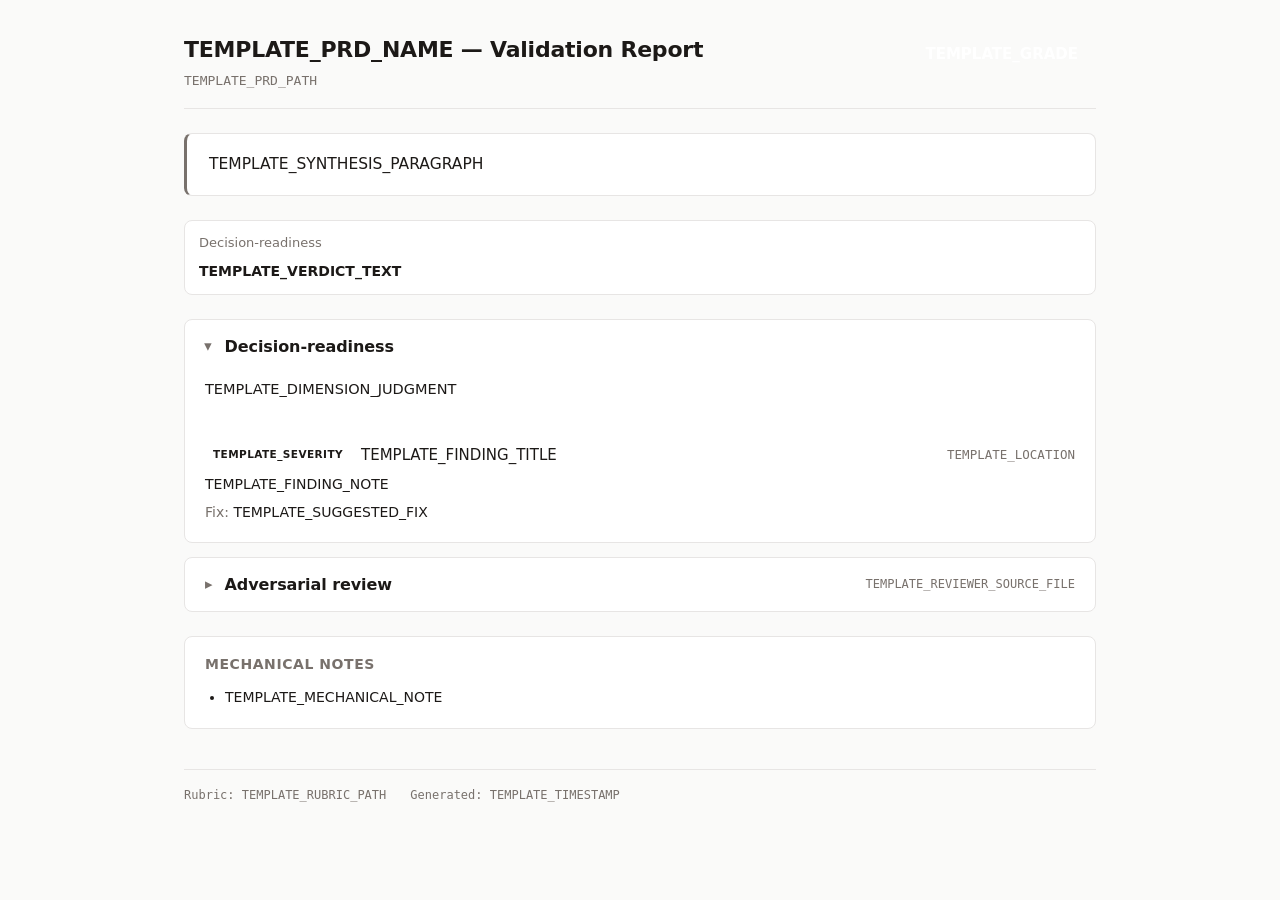
<file: .claude/skills/bmad-prd/assets/validation-report-template.html>
<!DOCTYPE html>
<!--
  PRD Validation Report — skeleton template.

  This file is a starter the synthesis pass fills in directly. There is no
  substitution engine. The LLM:
    1. Reads {doc_workspace}/review-rubric.md and every review-{slug}.md from
       additional reviewers.
    2. Copies this skeleton.
    3. Replaces the placeholder content (everything between TEMPLATE markers)
       with the consolidated review, preserving the structure and CSS.
    4. Writes the result to {doc_workspace}/validation-report.html.
    5. Writes a markdown twin to {doc_workspace}/validation-report.md.

  Visual rules the LLM must preserve:
    - The container width, the color tokens, the typography.
    - One dimension = one collapsible <section class="dimension">.
    - Verdict pill uses the verdict-* class matching its judgment.
    - Severity badge uses the sev-* class matching its level.
    - Each extra reviewer (adversarial, etc.) gets its own collapsible section
      below the rubric dimensions.
    - The footer always shows the artifact paths and timestamp.
-->
<html lang="en">
<head>
<meta charset="utf-8">
<title>PRD Validation: TEMPLATE_PRD_NAME</title>
<style>
  :root {
    --bg: #fafaf9;
    --surface: #ffffff;
    --border: #e7e5e4;
    --text: #1c1917;
    --muted: #78716c;

    --verdict-strong: #16a34a;
    --verdict-adequate: #65a30d;
    --verdict-thin: #d97706;
    --verdict-broken: #dc2626;

    --sev-low: #64748b;
    --sev-medium: #ca8a04;
    --sev-high: #ea580c;
    --sev-critical: #dc2626;

    --grade-exc: #16a34a;
    --grade-good: #65a30d;
    --grade-fair: #d97706;
    --grade-poor: #dc2626;
  }
  * { box-sizing: border-box; }
  html, body { margin: 0; padding: 0; }
  body {
    font-family: -apple-system, BlinkMacSystemFont, "Segoe UI", Inter, system-ui, sans-serif;
    background: var(--bg);
    color: var(--text);
    line-height: 1.6;
    font-size: 15px;
  }
  .container { max-width: 960px; margin: 0 auto; padding: 32px 24px 64px; }

  header.report-header {
    display: flex;
    align-items: flex-start;
    justify-content: space-between;
    gap: 24px;
    padding-bottom: 16px;
    border-bottom: 1px solid var(--border);
    margin-bottom: 24px;
  }
  .title h1 { margin: 0; font-size: 22px; font-weight: 600; letter-spacing: -0.01em; }
  .title .subtitle { color: var(--muted); font-size: 13px; margin-top: 4px; font-family: ui-monospace, "SF Mono", Menlo, monospace; }
  .grade {
    padding: 10px 18px;
    border-radius: 8px;
    font-weight: 600;
    color: white;
    font-size: 15px;
    white-space: nowrap;
  }
  .grade-excellent { background: var(--grade-exc); }
  .grade-good { background: var(--grade-good); }
  .grade-fair { background: var(--grade-fair); }
  .grade-poor { background: var(--grade-poor); }

  .synthesis {
    background: var(--surface);
    border: 1px solid var(--border);
    border-left: 3px solid var(--muted);
    border-radius: 8px;
    padding: 18px 22px;
    margin-bottom: 24px;
    font-size: 15.5px;
  }
  .synthesis p { margin: 0 0 10px; }
  .synthesis p:last-child { margin-bottom: 0; }

  .dimension-summary {
    display: grid;
    grid-template-columns: repeat(auto-fit, minmax(180px, 1fr));
    gap: 10px;
    margin-bottom: 24px;
  }
  .dim-card {
    background: var(--surface);
    border: 1px solid var(--border);
    border-radius: 8px;
    padding: 12px 14px;
  }
  .dim-card .dim-name { font-size: 13px; color: var(--muted); margin-bottom: 6px; }
  .dim-card .dim-verdict { font-size: 14px; font-weight: 600; }

  section.dimension, section.reviewer-section { margin-bottom: 14px; }
  section.dimension details, section.reviewer-section details {
    background: var(--surface);
    border: 1px solid var(--border);
    border-radius: 8px;
    overflow: hidden;
  }
  section summary {
    padding: 14px 20px;
    cursor: pointer;
    user-select: none;
    list-style: none;
    display: flex;
    align-items: center;
    gap: 12px;
  }
  section summary::-webkit-details-marker { display: none; }
  section summary::before {
    content: "▸";
    display: inline-block;
    color: var(--muted);
    transition: transform 0.15s ease;
  }
  section details[open] summary::before { transform: rotate(90deg); }
  section summary h2 {
    display: inline;
    margin: 0;
    font-size: 16px;
    font-weight: 600;
    letter-spacing: -0.005em;
    flex: 1;
  }
  .verdict-pill {
    font-size: 11px;
    padding: 3px 10px;
    border-radius: 999px;
    font-weight: 600;
    text-transform: uppercase;
    letter-spacing: 0.04em;
    color: white;
  }
  .verdict-strong { background: var(--verdict-strong); }
  .verdict-adequate { background: var(--verdict-adequate); }
  .verdict-thin { background: var(--verdict-thin); }
  .verdict-broken { background: var(--verdict-broken); }

  .dim-body { padding: 4px 20px 18px; }
  .dim-judgment { color: var(--text); font-size: 14.5px; }
  .dim-judgment p { margin: 0 0 10px; }

  .findings-list { padding: 0 20px 4px; }
  article.finding {
    padding: 14px 0;
    border-top: 1px solid var(--border);
  }
  article.finding:first-child { border-top: none; }
  article.finding header {
    display: flex;
    align-items: center;
    gap: 10px;
    flex-wrap: wrap;
    margin-bottom: 6px;
  }
  .badge {
    font-size: 10.5px;
    padding: 3px 8px;
    border-radius: 4px;
    font-weight: 600;
    text-transform: uppercase;
    letter-spacing: 0.04em;
    line-height: 1.4;
  }
  .badge-sev-low { background: rgba(100, 116, 139, 0.12); color: var(--sev-low); }
  .badge-sev-medium { background: rgba(202, 138, 4, 0.14); color: var(--sev-medium); }
  .badge-sev-high { background: rgba(234, 88, 12, 0.14); color: var(--sev-high); }
  .badge-sev-critical { background: rgba(220, 38, 38, 0.14); color: var(--sev-critical); }
  .finding-title { margin: 0; font-size: 15px; font-weight: 500; flex: 1; min-width: 200px; }
  .finding-location { font-family: ui-monospace, "SF Mono", Menlo, monospace; font-size: 12.5px; color: var(--muted); }
  .finding-note, .finding-fix { margin-top: 6px; font-size: 14px; }
  .finding-fix strong { color: var(--muted); font-weight: 500; }

  .reviewer-source {
    font-size: 12px;
    color: var(--muted);
    font-family: ui-monospace, "SF Mono", Menlo, monospace;
  }

  .mechanical {
    background: var(--surface);
    border: 1px solid var(--border);
    border-radius: 8px;
    padding: 16px 20px;
    margin-top: 24px;
    font-size: 14px;
  }
  .mechanical h3 { margin: 0 0 10px; font-size: 14px; font-weight: 600; color: var(--muted); text-transform: uppercase; letter-spacing: 0.04em; }
  .mechanical ul { margin: 0; padding-left: 20px; }
  .mechanical li { margin-bottom: 4px; color: var(--text); }

  footer.report-footer {
    margin-top: 40px;
    padding-top: 16px;
    border-top: 1px solid var(--border);
    font-size: 12px;
    color: var(--muted);
    font-family: ui-monospace, "SF Mono", Menlo, monospace;
  }
  footer .meta { display: flex; gap: 24px; flex-wrap: wrap; }
</style>
</head>
<body>
  <div class="container">

    <!-- TEMPLATE: header. Fill prd name, prd path, grade text & class. -->
    <header class="report-header">
      <div class="title">
        <h1>TEMPLATE_PRD_NAME — Validation Report</h1>
        <div class="subtitle">TEMPLATE_PRD_PATH</div>
      </div>
      <div class="grade TEMPLATE_GRADE_CLASS">TEMPLATE_GRADE</div>
    </header>

    <!-- TEMPLATE: overall synthesis paragraphs. Lift directly from
         review-rubric.md "Overall verdict" section; expand if extra reviewers
         materially shift the picture. Wrap each paragraph in <p>. -->
    <div class="synthesis">
      <p>TEMPLATE_SYNTHESIS_PARAGRAPH</p>
    </div>

    <!-- TEMPLATE: dimension summary cards. One per rubric dimension. The
         dim-verdict text uses one of: strong | adequate | thin | broken. -->
    <div class="dimension-summary">
      <div class="dim-card">
        <div class="dim-name">Decision-readiness</div>
        <div class="dim-verdict" style="color: var(--verdict-TEMPLATE_VERDICT)">TEMPLATE_VERDICT_TEXT</div>
      </div>
      <!-- repeat for each of the seven dimensions -->
    </div>

    <!-- TEMPLATE: one section per rubric dimension. Skip a dimension entirely
         if the rubric review marked it n/a for this PRD (e.g. downstream
         usability for a standalone PRD). Open the section by default if
         verdict is thin or broken. -->
    <section class="dimension">
      <details open>
        <summary>
          <h2>Decision-readiness</h2>
          <span class="verdict-pill verdict-TEMPLATE_VERDICT">TEMPLATE_VERDICT_TEXT</span>
        </summary>
        <div class="dim-body">
          <div class="dim-judgment">
            <p>TEMPLATE_DIMENSION_JUDGMENT</p>
          </div>
        </div>
        <div class="findings-list">
          <!-- TEMPLATE: zero or more findings -->
          <article class="finding">
            <header>
              <span class="badge badge-sev-TEMPLATE_SEVERITY">TEMPLATE_SEVERITY</span>
              <h3 class="finding-title">TEMPLATE_FINDING_TITLE</h3>
              <span class="finding-location">TEMPLATE_LOCATION</span>
            </header>
            <div class="finding-note">TEMPLATE_FINDING_NOTE</div>
            <div class="finding-fix"><strong>Fix:</strong> TEMPLATE_SUGGESTED_FIX</div>
          </article>
        </div>
      </details>
    </section>

    <!-- TEMPLATE: one section per extra reviewer that ran (adversarial, etc.).
         Skip this block entirely if only the rubric walker ran. -->
    <section class="reviewer-section">
      <details>
        <summary>
          <h2>Adversarial review</h2>
          <span class="reviewer-source">TEMPLATE_REVIEWER_SOURCE_FILE</span>
        </summary>
        <div class="dim-body">
          <div class="dim-judgment">
            <p>TEMPLATE_REVIEWER_PREAMBLE</p>
          </div>
        </div>
        <div class="findings-list">
          <article class="finding">
            <header>
              <span class="badge badge-sev-TEMPLATE_SEVERITY">TEMPLATE_SEVERITY</span>
              <h3 class="finding-title">TEMPLATE_FINDING_TITLE</h3>
              <span class="finding-location">TEMPLATE_LOCATION</span>
            </header>
            <div class="finding-note">TEMPLATE_FINDING_NOTE</div>
            <div class="finding-fix"><strong>Fix:</strong> TEMPLATE_SUGGESTED_FIX</div>
          </article>
        </div>
      </details>
    </section>

    <!-- TEMPLATE: mechanical notes — short, bulleted. Skip if there are none. -->
    <div class="mechanical">
      <h3>Mechanical notes</h3>
      <ul>
        <li>TEMPLATE_MECHANICAL_NOTE</li>
      </ul>
    </div>

    <footer class="report-footer">
      <div class="meta">
        <span>Rubric: TEMPLATE_RUBRIC_PATH</span>
        <span>Generated: TEMPLATE_TIMESTAMP</span>
      </div>
    </footer>
  </div>
</body>
</html>
</file>
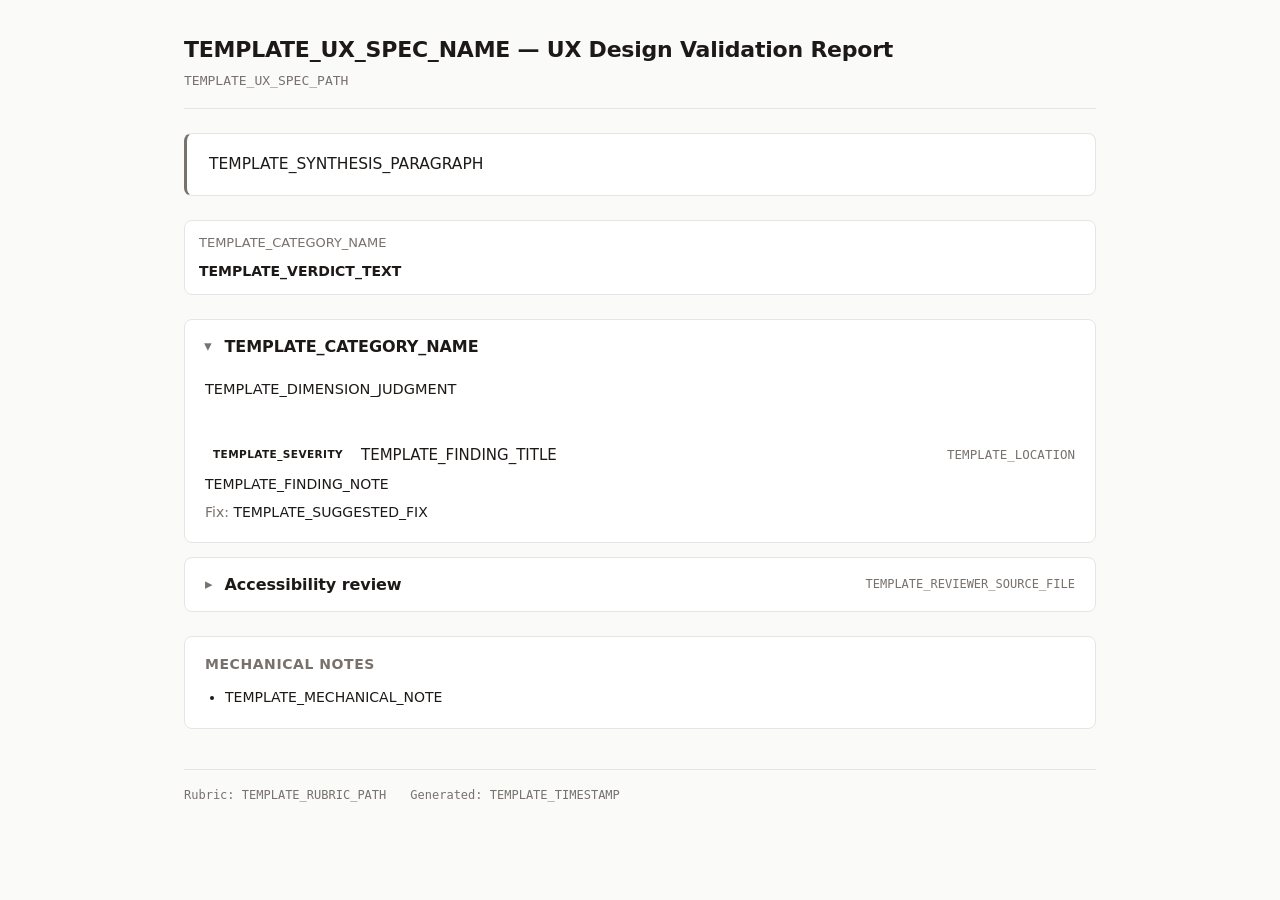
<file: .claude/skills/bmad-ux/assets/validation-report-template.html>
<!DOCTYPE html>
<!--
  UX Design Validation Report — skeleton template.

  This file is a starter the synthesis pass fills in directly. There is no
  substitution engine. The LLM:
    1. Reads {doc_workspace}/review-rubric.md and every review-{slug}.md from
       additional reviewers.
    2. Copies this skeleton.
    3. Replaces the placeholder content (everything between TEMPLATE markers)
       with the consolidated review, preserving the structure and CSS.
    4. Writes the result to {doc_workspace}/validation-report.html.
    5. Writes a markdown twin to {doc_workspace}/validation-report.md.

  Visual rules the LLM must preserve:
    - The container width, the color tokens, the typography.
    - One dimension = one collapsible <section class="dimension">.
    - Verdict pill uses the verdict-* class matching its judgment.
    - Severity badge uses the badge-sev-* class matching its level.
    - Each extra reviewer (accessibility, adversarial, etc.) gets its own
      collapsible section below the rubric dimensions.
    - The footer always shows the artifact paths and timestamp.
-->
<html lang="en">
<head>
<meta charset="utf-8">
<title>UX Design Validation: TEMPLATE_UX_SPEC_NAME</title>
<style>
  :root {
    --bg: #fafaf9;
    --surface: #ffffff;
    --border: #e7e5e4;
    --text: #1c1917;
    --muted: #78716c;

    --verdict-strong: #16a34a;
    --verdict-adequate: #65a30d;
    --verdict-thin: #d97706;
    --verdict-broken: #dc2626;

    --sev-low: #64748b;
    --sev-medium: #ca8a04;
    --sev-high: #ea580c;
    --sev-critical: #dc2626;
  }
  * { box-sizing: border-box; }
  html, body { margin: 0; padding: 0; }
  body {
    font-family: -apple-system, BlinkMacSystemFont, "Segoe UI", Inter, system-ui, sans-serif;
    background: var(--bg);
    color: var(--text);
    line-height: 1.6;
    font-size: 15px;
  }
  .container { max-width: 960px; margin: 0 auto; padding: 32px 24px 64px; }

  header.report-header {
    display: flex;
    align-items: flex-start;
    justify-content: space-between;
    gap: 24px;
    padding-bottom: 16px;
    border-bottom: 1px solid var(--border);
    margin-bottom: 24px;
  }
  .title h1 { margin: 0; font-size: 22px; font-weight: 600; letter-spacing: -0.01em; }
  .title .subtitle { color: var(--muted); font-size: 13px; margin-top: 4px; font-family: ui-monospace, "SF Mono", Menlo, monospace; }

  .synthesis {
    background: var(--surface);
    border: 1px solid var(--border);
    border-left: 3px solid var(--muted);
    border-radius: 8px;
    padding: 18px 22px;
    margin-bottom: 24px;
    font-size: 15.5px;
  }
  .synthesis p { margin: 0 0 10px; }
  .synthesis p:last-child { margin-bottom: 0; }

  .dimension-summary {
    display: grid;
    grid-template-columns: repeat(auto-fit, minmax(180px, 1fr));
    gap: 10px;
    margin-bottom: 24px;
  }
  .dim-card {
    background: var(--surface);
    border: 1px solid var(--border);
    border-radius: 8px;
    padding: 12px 14px;
  }
  .dim-card .dim-name { font-size: 13px; color: var(--muted); margin-bottom: 6px; }
  .dim-card .dim-verdict { font-size: 14px; font-weight: 600; }

  section.dimension, section.reviewer-section { margin-bottom: 14px; }
  section.dimension details, section.reviewer-section details {
    background: var(--surface);
    border: 1px solid var(--border);
    border-radius: 8px;
    overflow: hidden;
  }
  section summary {
    padding: 14px 20px;
    cursor: pointer;
    user-select: none;
    list-style: none;
    display: flex;
    align-items: center;
    gap: 12px;
  }
  section summary::-webkit-details-marker { display: none; }
  section summary::before {
    content: "▸";
    display: inline-block;
    color: var(--muted);
    transition: transform 0.15s ease;
  }
  section details[open] summary::before { transform: rotate(90deg); }
  section summary h2 {
    display: inline;
    margin: 0;
    font-size: 16px;
    font-weight: 600;
    letter-spacing: -0.005em;
    flex: 1;
  }
  .verdict-pill {
    font-size: 11px;
    padding: 3px 10px;
    border-radius: 999px;
    font-weight: 600;
    text-transform: uppercase;
    letter-spacing: 0.04em;
    color: white;
  }
  .verdict-strong { background: var(--verdict-strong); }
  .verdict-adequate { background: var(--verdict-adequate); }
  .verdict-thin { background: var(--verdict-thin); }
  .verdict-broken { background: var(--verdict-broken); }

  .dim-body { padding: 4px 20px 18px; }
  .dim-judgment { color: var(--text); font-size: 14.5px; }
  .dim-judgment p { margin: 0 0 10px; }

  .findings-list { padding: 0 20px 4px; }
  article.finding {
    padding: 14px 0;
    border-top: 1px solid var(--border);
  }
  article.finding:first-child { border-top: none; }
  article.finding header {
    display: flex;
    align-items: center;
    gap: 10px;
    flex-wrap: wrap;
    margin-bottom: 6px;
  }
  .badge {
    font-size: 10.5px;
    padding: 3px 8px;
    border-radius: 4px;
    font-weight: 600;
    text-transform: uppercase;
    letter-spacing: 0.04em;
    line-height: 1.4;
  }
  .badge-sev-low { background: rgba(100, 116, 139, 0.12); color: var(--sev-low); }
  .badge-sev-medium { background: rgba(202, 138, 4, 0.14); color: var(--sev-medium); }
  .badge-sev-high { background: rgba(234, 88, 12, 0.14); color: var(--sev-high); }
  .badge-sev-critical { background: rgba(220, 38, 38, 0.14); color: var(--sev-critical); }
  .finding-title { margin: 0; font-size: 15px; font-weight: 500; flex: 1; min-width: 200px; }
  .finding-location { font-family: ui-monospace, "SF Mono", Menlo, monospace; font-size: 12.5px; color: var(--muted); }
  .finding-note, .finding-fix { margin-top: 6px; font-size: 14px; }
  .finding-fix strong { color: var(--muted); font-weight: 500; }

  .reviewer-source {
    font-size: 12px;
    color: var(--muted);
    font-family: ui-monospace, "SF Mono", Menlo, monospace;
  }

  .mechanical {
    background: var(--surface);
    border: 1px solid var(--border);
    border-radius: 8px;
    padding: 16px 20px;
    margin-top: 24px;
    font-size: 14px;
  }
  .mechanical h3 { margin: 0 0 10px; font-size: 14px; font-weight: 600; color: var(--muted); text-transform: uppercase; letter-spacing: 0.04em; }
  .mechanical ul { margin: 0; padding-left: 20px; }
  .mechanical li { margin-bottom: 4px; color: var(--text); }

  footer.report-footer {
    margin-top: 40px;
    padding-top: 16px;
    border-top: 1px solid var(--border);
    font-size: 12px;
    color: var(--muted);
    font-family: ui-monospace, "SF Mono", Menlo, monospace;
  }
  footer .meta { display: flex; gap: 24px; flex-wrap: wrap; }
</style>
</head>
<body>
  <div class="container">

    <!-- TEMPLATE: header. Fill ux spec name and ux spec path. No overall grade —
         per-category verdicts and severity counts below carry the picture. -->
    <header class="report-header">
      <div class="title">
        <h1>TEMPLATE_UX_SPEC_NAME — UX Design Validation Report</h1>
        <div class="subtitle">TEMPLATE_UX_SPEC_PATH</div>
      </div>
    </header>

    <!-- TEMPLATE: overall synthesis paragraphs. Lift directly from
         review-rubric.md "Overall verdict" section; expand if extra reviewers
         (accessibility, adversarial, etc.) materially shift the picture.
         Wrap each paragraph in <p>. -->
    <div class="synthesis">
      <p>TEMPLATE_SYNTHESIS_PARAGRAPH</p>
    </div>

    <!-- TEMPLATE: dimension summary cards. One per rubric category, in this
         canonical order (from references/validate.md):
           1. Flow coverage
           2. Token completeness
           3. Component coverage
           4. State coverage
           5. Visual reference coverage
           6. Bloat & overspecification
           7. Inheritance discipline
           8. Shape fit
         The dim-verdict text uses one of: strong | adequate | thin | broken. -->
    <div class="dimension-summary">
      <div class="dim-card">
        <div class="dim-name">TEMPLATE_CATEGORY_NAME</div>
        <div class="dim-verdict" style="color: var(--verdict-TEMPLATE_VERDICT)">TEMPLATE_VERDICT_TEXT</div>
      </div>
      <!-- repeat for each of the eight rubric categories -->
    </div>

    <!-- TEMPLATE: one section per rubric category, same canonical order as the
         summary cards above. Skip a category entirely if the rubric review
         marked it n/a for this UX spec. Open the section by default if verdict
         is thin or broken. -->
    <section class="dimension">
      <details open>
        <summary>
          <h2>TEMPLATE_CATEGORY_NAME</h2>
          <span class="verdict-pill verdict-TEMPLATE_VERDICT">TEMPLATE_VERDICT_TEXT</span>
        </summary>
        <div class="dim-body">
          <div class="dim-judgment">
            <p>TEMPLATE_DIMENSION_JUDGMENT</p>
          </div>
        </div>
        <div class="findings-list">
          <!-- TEMPLATE: zero or more findings -->
          <article class="finding">
            <header>
              <span class="badge badge-sev-TEMPLATE_SEVERITY">TEMPLATE_SEVERITY</span>
              <h3 class="finding-title">TEMPLATE_FINDING_TITLE</h3>
              <span class="finding-location">TEMPLATE_LOCATION</span>
            </header>
            <div class="finding-note">TEMPLATE_FINDING_NOTE</div>
            <div class="finding-fix"><strong>Fix:</strong> TEMPLATE_SUGGESTED_FIX</div>
          </article>
        </div>
      </details>
    </section>

    <!-- TEMPLATE: one section per extra reviewer that ran (accessibility,
         adversarial, brand-conformance, etc.). Skip this block entirely if
         only the rubric walker ran. -->
    <section class="reviewer-section">
      <details>
        <summary>
          <h2>Accessibility review</h2>
          <span class="reviewer-source">TEMPLATE_REVIEWER_SOURCE_FILE</span>
        </summary>
        <div class="dim-body">
          <div class="dim-judgment">
            <p>TEMPLATE_REVIEWER_PREAMBLE</p>
          </div>
        </div>
        <div class="findings-list">
          <article class="finding">
            <header>
              <span class="badge badge-sev-TEMPLATE_SEVERITY">TEMPLATE_SEVERITY</span>
              <h3 class="finding-title">TEMPLATE_FINDING_TITLE</h3>
              <span class="finding-location">TEMPLATE_LOCATION</span>
            </header>
            <div class="finding-note">TEMPLATE_FINDING_NOTE</div>
            <div class="finding-fix"><strong>Fix:</strong> TEMPLATE_SUGGESTED_FIX</div>
          </article>
        </div>
      </details>
    </section>

    <!-- TEMPLATE: mechanical notes — short, bulleted. Skip if there are none. -->
    <div class="mechanical">
      <h3>Mechanical notes</h3>
      <ul>
        <li>TEMPLATE_MECHANICAL_NOTE</li>
      </ul>
    </div>

    <footer class="report-footer">
      <div class="meta">
        <span>Rubric: TEMPLATE_RUBRIC_PATH</span>
        <span>Generated: TEMPLATE_TIMESTAMP</span>
      </div>
    </footer>
  </div>
</body>
</html>
</file>
